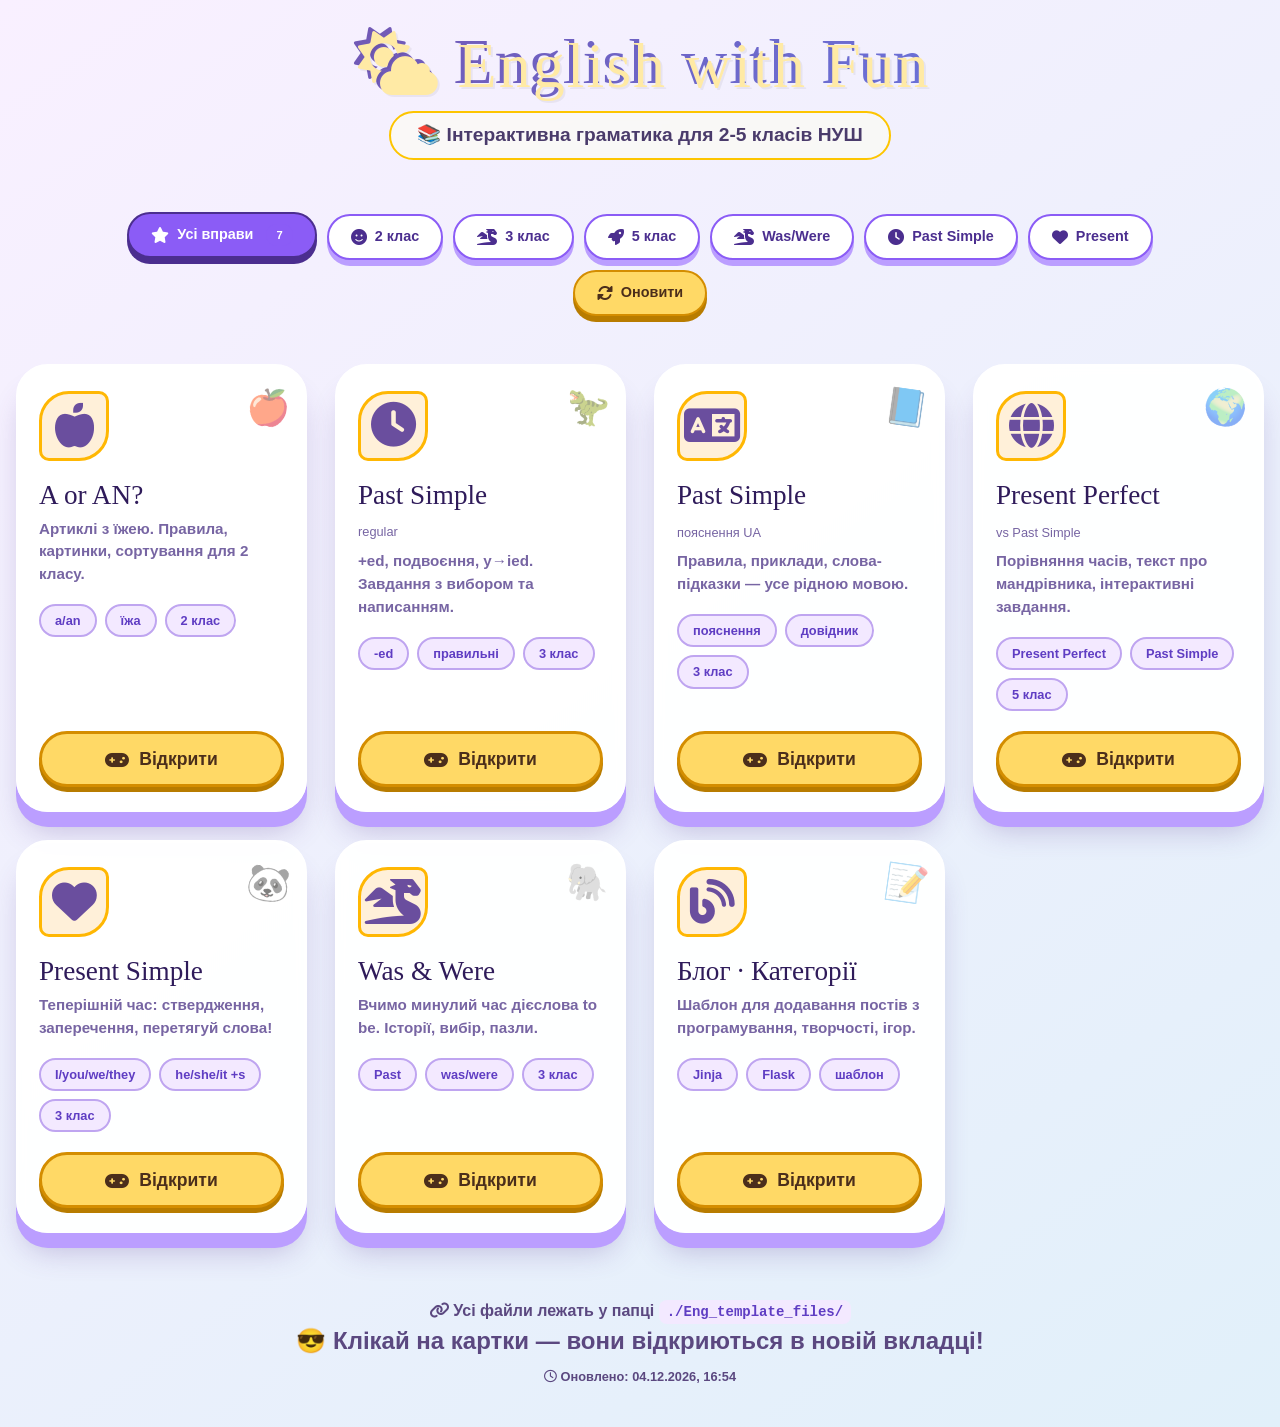
<file: index.html>
<!DOCTYPE html>
<html lang="uk">
<head>
    <meta charset="UTF-8">
    <meta name="viewport" content="width=device-width, initial-scale=1.0">
    <title>English with Fun — Головна</title>
    
    <!-- Підключення зовнішніх бібліотек -->
    <link href="https://cdn.jsdelivr.net/npm/bootstrap@5.3.2/dist/css/bootstrap.min.css" rel="stylesheet">
    <link rel="stylesheet" href="https://cdnjs.cloudflare.com/ajax/libs/font-awesome/6.0.0-beta3/css/all.min.css">
    <!-- Підключення власного CSS -->
    <link rel="stylesheet" href="style.css">
</head>
<body>

<div class="hero">
    <h1><i class="fas fa-cloud-sun" style="color:#ffb703;"></i> English with Fun</h1>
    <p>📚 Інтерактивна граматика для 2-5 класів НУШ</p>
</div>

<!-- фільтри -->
<div class="filter-section">
    <button class="filter-btn active" data-filter="all"><i class="fas fa-star"></i> Усі вправи</button>
    <button class="filter-btn" data-filter="grade2"><i class="fas fa-smile"></i> 2 клас</button>
    <button class="filter-btn" data-filter="grade3"><i class="fas fa-dragon"></i> 3 клас</button>
    <button class="filter-btn" data-filter="grade5"><i class="fas fa-rocket"></i> 5 клас</button>
    <button class="filter-btn" data-filter="waswere"><i class="fas fa-dragon"></i> Was/Were</button>
    <button class="filter-btn" data-filter="past"><i class="fas fa-clock"></i> Past Simple</button>
    <button class="filter-btn" data-filter="present"><i class="fas fa-heart"></i> Present</button>
    <button class="filter-btn refresh-btn" onclick="refreshFiles()"><i class="fas fa-sync-alt"></i> Оновити</button>
</div>

<!-- сітка карток -->
<div class="cards-grid" id="cardsContainer">
    <!-- Картки будуть додані автоматично через JavaScript -->
</div>

<!-- підвал -->
<div class="footer-info">
    <i class="fas fa-link"></i> Усі файли лежать у папці <code>./Eng_template_files/</code> <br>
    <span class="emoji-big"><a href="./easter_eggs/index.html" target="_blank" style="text-decoration: none;">😎</a> Клікай на картки — вони відкриються в новій вкладці!</span>
    <div id="lastUpdate" class="mt-2" style="font-size:0.8rem; color:var(--muted)"></div>
</div>

<!-- Підключення Bootstrap JS -->
<script src="https://cdn.jsdelivr.net/npm/bootstrap@5.3.2/dist/js/bootstrap.bundle.min.js"></script>
<!-- Підключення власного JS -->
<script src="script.js"></script>
</body>
</html>
</file>
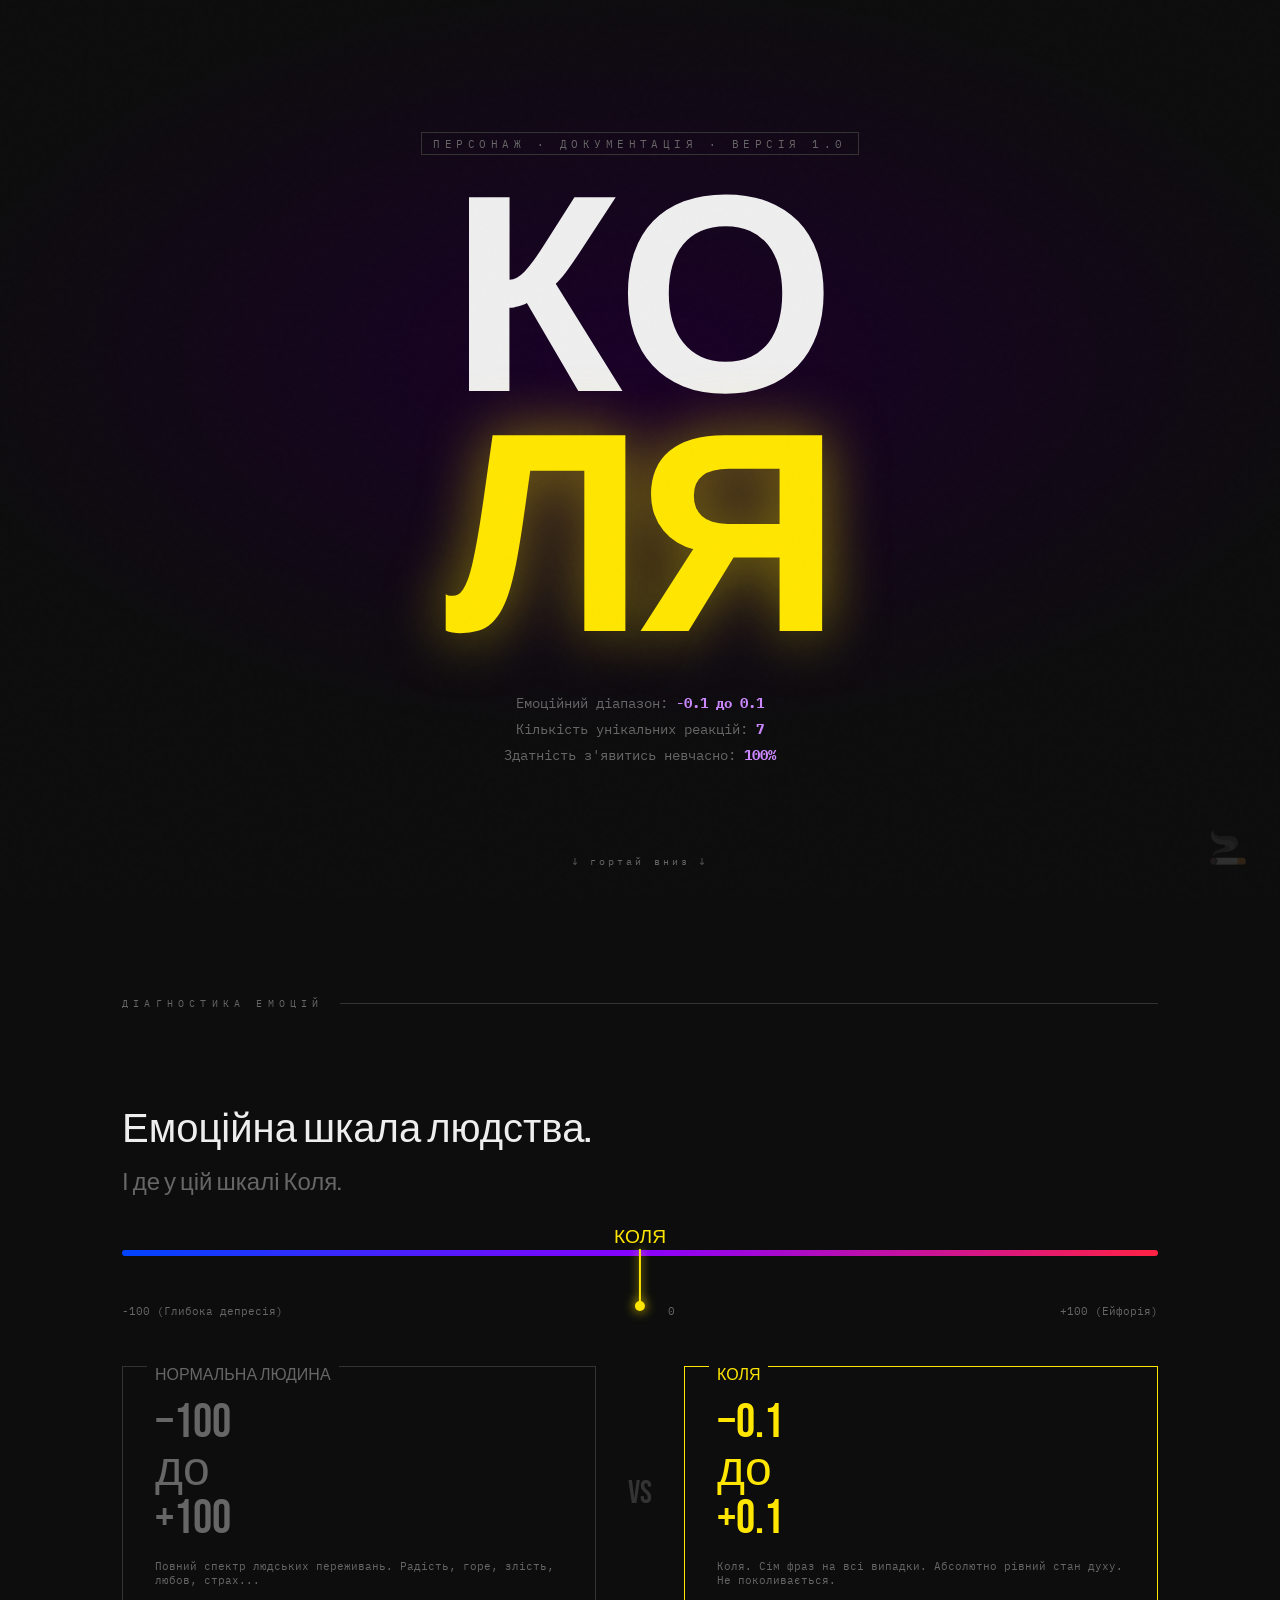
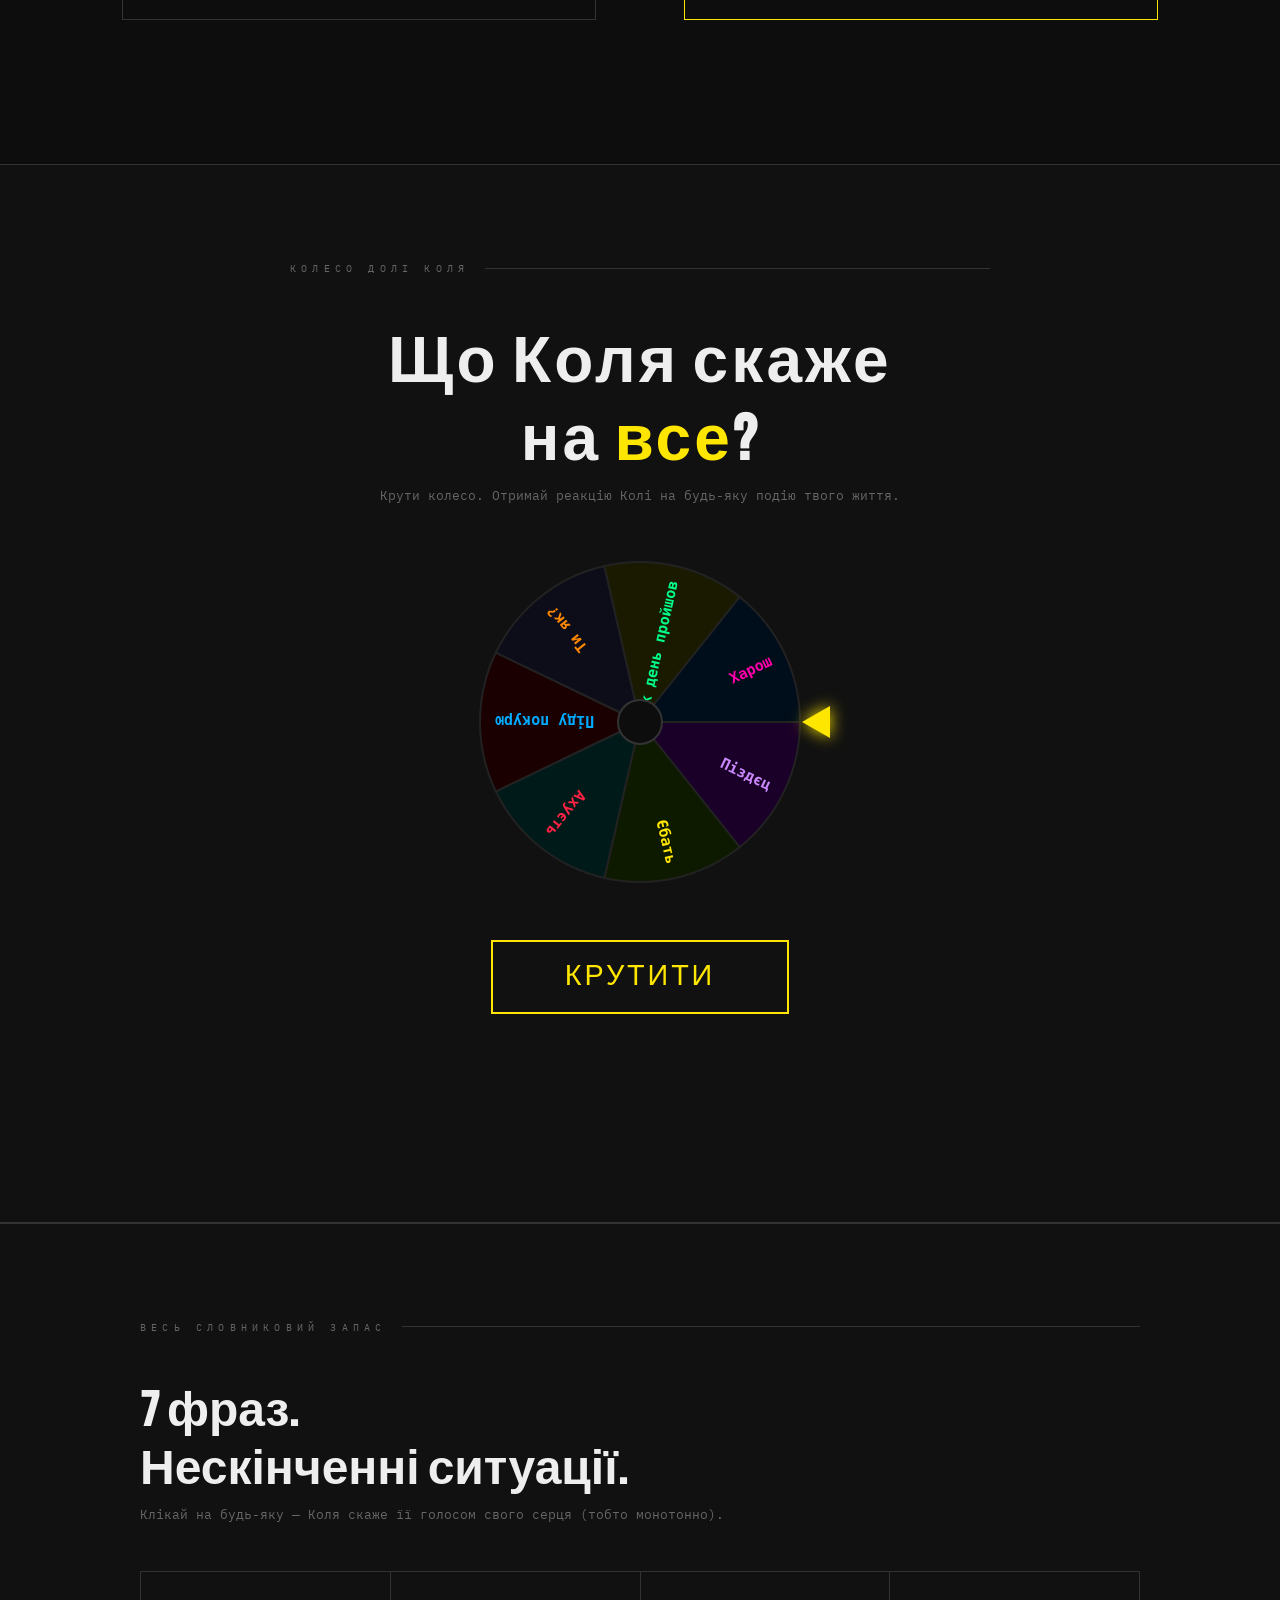
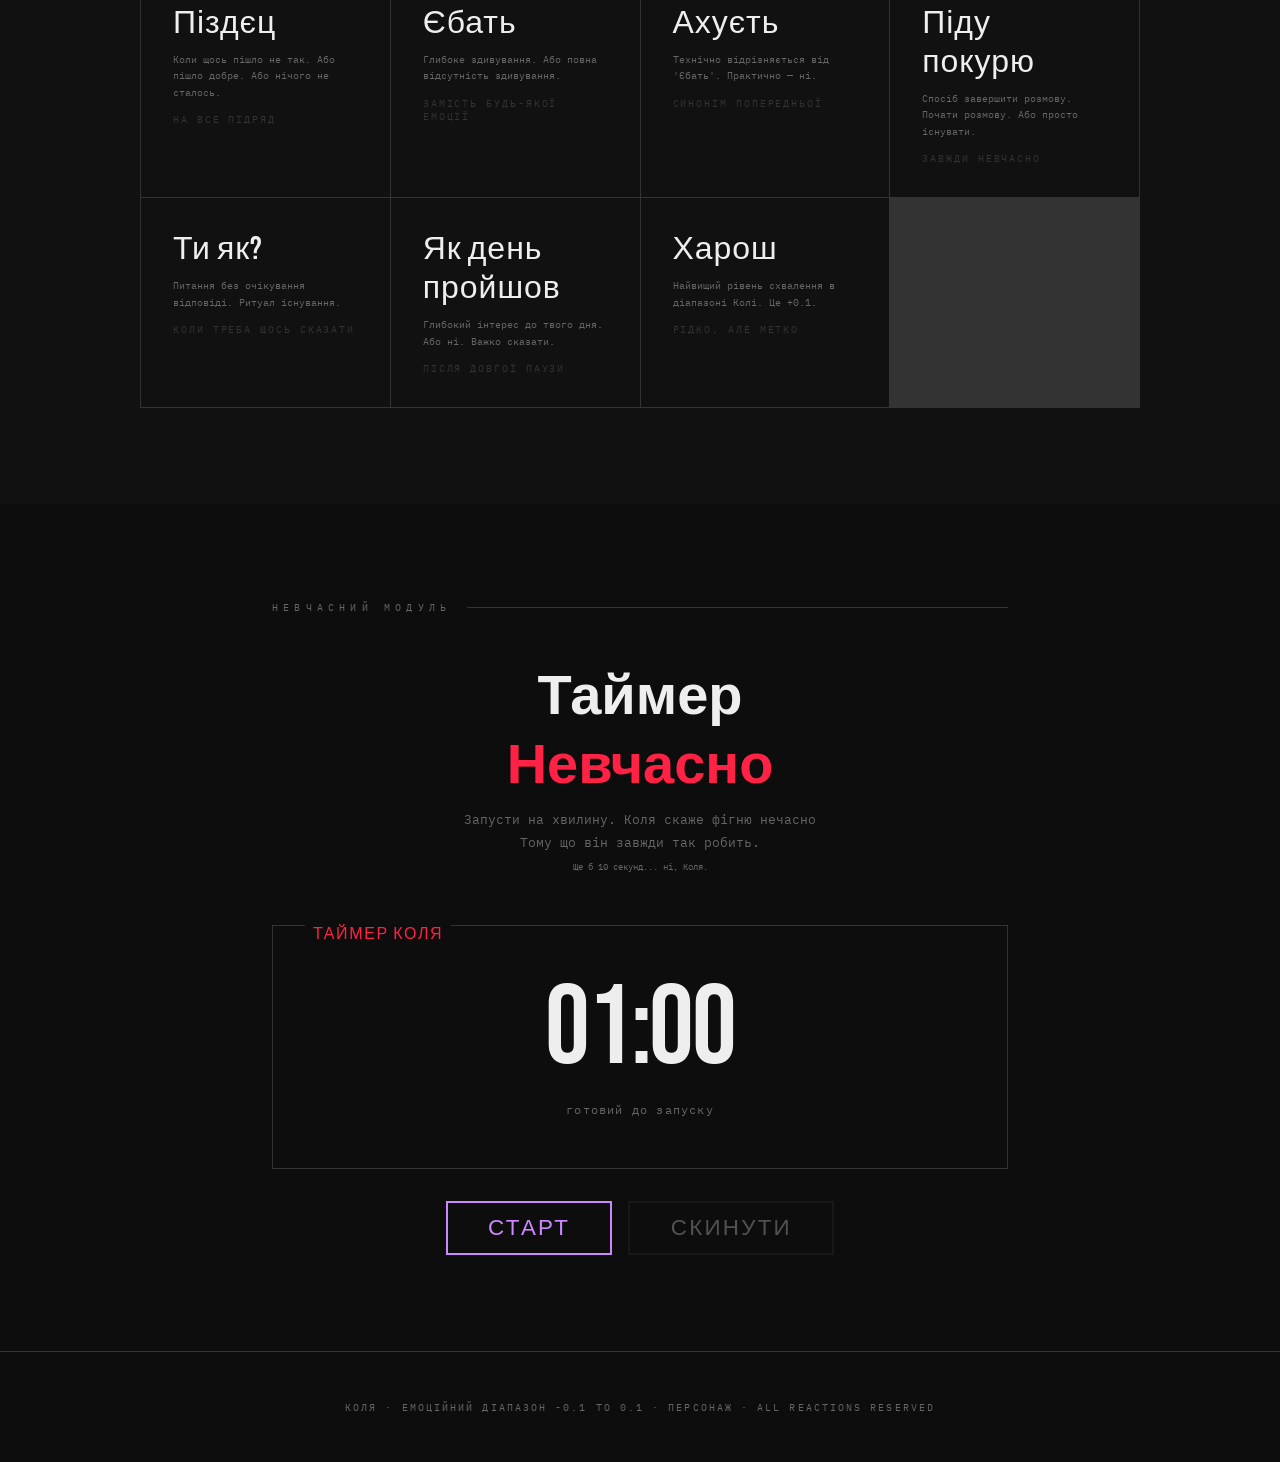
<file: easter_eggs/index.html>
<!DOCTYPE html>
<html lang="uk">
<head>
  <meta charset="UTF-8">
  <meta name="viewport" content="width=device-width, initial-scale=1.0">
  <title>КОЛЯ — Персонаж</title>
  <link href="https://fonts.googleapis.com/css2?family=Bebas+Neue&family=Russo+One&family=IBM+Plex+Mono:wght@400;700&display=swap" rel="stylesheet">
  <style>
    :root {
      --bg: #0d0d0d;
      --paper: #111;
      --accent: #c8f;
      --yellow: #ffe600;
      --red: #ff2244;
      --dim: #333;
      --text: #eee;
      --muted: #666;
    }

    * { margin: 0; padding: 0; box-sizing: border-box; }

    body {
      background: var(--bg);
      color: var(--text);
      font-family: 'IBM Plex Mono', monospace;
      overflow-x: hidden;
      cursor: default;
    }

    /* ---- NOISE OVERLAY ---- */
    body::before {
      content: '';
      position: fixed; inset: 0;
      background-image: url("data:image/svg+xml,%3Csvg viewBox='0 0 200 200' xmlns='http://www.w3.org/2000/svg'%3E%3Cfilter id='noise'%3E%3CfeTurbulence type='fractalNoise' baseFrequency='0.9' numOctaves='4' stitchTiles='stitch'/%3E%3C/filter%3E%3Crect width='100%25' height='100%25' filter='url(%23noise)' opacity='0.04'/%3E%3C/svg%3E");
      pointer-events: none; z-index: 9999; opacity: .35;
    }

    /* ---- HERO ---- */
    .hero {
      min-height: 100vh;
      display: flex;
      flex-direction: column;
      align-items: center;
      justify-content: center;
      position: relative;
      padding: 2rem;
      text-align: center;
    }

    .hero-bg {
      position: absolute; inset: 0;
      background: radial-gradient(ellipse 80% 60% at 50% 40%, #1a0028 0%, var(--bg) 70%);
    }

    .tag {
      font-size: .7rem;
      letter-spacing: .4em;
      text-transform: uppercase;
      color: var(--muted);
      border: 1px solid var(--dim);
      padding: .3em 1em;
      margin-bottom: 2rem;
      position: relative;
    }

    .hero-title {
      font-family: 'Bebas Neue', sans-serif;
      font-size: clamp(7rem, 22vw, 18rem);
      line-height: .85;
      letter-spacing: -.02em;
      position: relative;
      color: var(--text);
    }

    .hero-title span {
      display: block;
      color: var(--yellow);
      -webkit-text-stroke: 2px var(--yellow);
      text-shadow: 0 0 60px #ffe60088;
    }

    .hero-sub {
      margin-top: 1.5rem;
      font-size: .9rem;
      color: var(--muted);
      max-width: 420px;
      line-height: 1.8;
      position: relative;
    }

    .hero-sub strong { color: var(--accent); }

    .scroll-hint {
      position: absolute;
      bottom: 2rem;
      font-size: .65rem;
      letter-spacing: .3em;
      color: var(--muted);
      animation: blink 2s infinite;
    }

    @keyframes blink { 0%,100%{opacity:1} 50%{opacity:.2} }

    /* ---- EMOTION SCALE ---- */
    .section {
      padding: 6rem 2rem;
      max-width: 1100px;
      margin: 0 auto;
    }

    .section-label {
      font-size: .65rem;
      letter-spacing: .5em;
      color: var(--muted);
      text-transform: uppercase;
      margin-bottom: 3rem;
      display: flex;
      align-items: center;
      gap: 1rem;
    }

    .section-label::after {
      content: '';
      flex: 1;
      height: 1px;
      background: var(--dim);
    }

    .scale-wrapper {
      position: relative;
      padding: 3rem 0;
    }

    .scale-bar {
      width: 100%;
      height: 6px;
      background: linear-gradient(90deg, #0044ff, #8800ff, #ff2244);
      border-radius: 3px;
      position: relative;
      margin: 3rem 0;
    }

    .scale-labels {
      display: flex;
      justify-content: space-between;
      font-size: .7rem;
      color: var(--muted);
      margin-top: .5rem;
    }

    .scale-needle {
      position: absolute;
      top: -24px;
      left: 50%;
      transform: translateX(-50%);
      display: flex;
      flex-direction: column;
      align-items: center;
      gap: 0;
    }

    .needle-label {
      font-family: 'Bebas Neue', sans-serif;
      font-size: 1.2rem;
      color: var(--yellow);
      white-space: nowrap;
      animation: wiggle 3s ease-in-out infinite;
    }

    .needle-line {
      width: 2px;
      height: 54px;
      background: var(--yellow);
      box-shadow: 0 0 10px var(--yellow);
    }

    .needle-dot {
      width: 10px;
      height: 10px;
      border-radius: 50%;
      background: var(--yellow);
      margin-top: -2px;
      box-shadow: 0 0 12px var(--yellow);
    }

    @keyframes wiggle {
      0%,100%{transform:translateX(-50%) rotate(0)} 
      25%{transform:translateX(calc(-50% + 3px)) rotate(1deg)} 
      75%{transform:translateX(calc(-50% - 3px)) rotate(-1deg)}
    }

    .comparison {
      display: grid;
      grid-template-columns: 1fr auto 1fr;
      gap: 2rem;
      align-items: center;
      margin-top: 3rem;
    }

    .compare-box {
      border: 1px solid var(--dim);
      padding: 2rem;
      position: relative;
    }

    .compare-box.kolya { border-color: var(--yellow); }
    .compare-box.kolya::before {
      content: 'КОЛЯ';
      position: absolute;
      top: -1px; left: 1.5rem;
      background: var(--bg);
      padding: 0 .5rem;
      font-family: 'Bebas Neue', sans-serif;
      font-size: 1rem;
      color: var(--yellow);
    }

    .compare-box.human::before {
      content: 'НОРМАЛЬНА ЛЮДИНА';
      position: absolute;
      top: -1px; left: 1.5rem;
      background: var(--bg);
      padding: 0 .5rem;
      font-family: 'Bebas Neue', sans-serif;
      font-size: 1rem;
      color: var(--muted);
    }

    .range-display {
      font-family: 'Bebas Neue', sans-serif;
      font-size: 3rem;
      line-height: 1;
    }

    .compare-box.kolya .range-display { color: var(--yellow); }
    .compare-box.human .range-display { color: var(--muted); }

    .vs {
      font-family: 'Bebas Neue', sans-serif;
      font-size: 2rem;
      color: var(--dim);
    }

    /* ---- WHEEL ---- */
    .wheel-section {
      background: var(--paper);
      padding: 6rem 2rem;
      border-top: 1px solid var(--dim);
      border-bottom: 1px solid var(--dim);
    }

    .wheel-inner {
      max-width: 700px;
      margin: 0 auto;
      text-align: center;
    }

    .wheel-title {
      font-family: 'Bebas Neue', sans-serif;
      font-size: clamp(2rem, 6vw, 4rem);
      letter-spacing: .05em;
      margin-bottom: .5rem;
    }

    .wheel-sub { color: var(--muted); font-size: .8rem; margin-bottom: 3rem; }

    .wheel-container {
      position: relative;
      width: 340px;
      height: 340px;
      margin: 0 auto 3rem;
    }

    canvas#wheel {
      width: 340px;
      height: 340px;
      border-radius: 50%;
    }

    .wheel-pointer {
      position: absolute;
      top: 50%;
      right: -20px;
      transform: translateY(-50%);
      width: 0;
      height: 0;
      border-top: 16px solid transparent;
      border-bottom: 16px solid transparent;
      border-right: 28px solid var(--yellow);
      filter: drop-shadow(0 0 8px var(--yellow));
    }

    .spin-btn {
      font-family: 'Bebas Neue', sans-serif;
      font-size: 1.8rem;
      letter-spacing: .1em;
      padding: .6em 2.5em;
      border: 2px solid var(--yellow);
      background: transparent;
      color: var(--yellow);
      cursor: pointer;
      transition: all .2s;
      position: relative;
      overflow: hidden;
    }

    .spin-btn:hover { background: var(--yellow); color: var(--bg); }
    .spin-btn:disabled { opacity: .4; cursor: not-allowed; }

    .wheel-result {
      margin-top: 2rem;
      min-height: 80px;
      display: flex;
      align-items: center;
      justify-content: center;
    }

    .result-text {
      font-family: 'Bebas Neue', sans-serif;
      font-size: 3rem;
      color: var(--accent);
      text-shadow: 0 0 30px var(--accent);
      opacity: 0;
      transform: scale(.8);
      transition: all .3s cubic-bezier(.175,.885,.32,1.275);
    }

    .result-text.show { opacity: 1; transform: scale(1); }

    /* ---- NEVCHESNO TIMER ---- */
    .timer-section {
      padding: 6rem 2rem;
      max-width: 800px;
      margin: 0 auto;
      text-align: center;
    }

    .timer-title {
      font-family: 'Bebas Neue', sans-serif;
      font-size: clamp(2rem, 5vw, 3.5rem);
      margin-bottom: .5rem;
    }

    .timer-sub {
      color: var(--muted);
      font-size: .8rem;
      line-height: 1.8;
      margin-bottom: 3rem;
      max-width: 500px;
      margin-left: auto;
      margin-right: auto;
    }

    .timer-box {
      border: 1px solid var(--dim);
      padding: 3rem;
      position: relative;
      margin-bottom: 2rem;
    }

    .timer-box::before {
      content: 'ТАЙМЕР КОЛЯ';
      position: absolute;
      top: -1px; left: 2rem;
      background: var(--bg);
      padding: 0 .5rem;
      font-family: 'Bebas Neue', sans-serif;
      color: var(--red);
      letter-spacing: .1em;
    }

    .timer-display {
      font-family: 'Bebas Neue', sans-serif;
      font-size: 7rem;
      line-height: 1;
      letter-spacing: -.02em;
      color: var(--text);
      transition: color .3s;
      position: relative;
    }

    .timer-display.panic { color: var(--red); text-shadow: 0 0 30px var(--red); animation: shake .1s infinite; }

    @keyframes shake {
      0%,100%{transform:translateX(0)} 25%{transform:translateX(-3px)} 75%{transform:translateX(3px)}
    }

    .timer-status {
      font-size: .75rem;
      color: var(--muted);
      margin-top: 1rem;
      min-height: 1.5em;
      letter-spacing: .1em;
    }

    .timer-controls {
      display: flex;
      gap: 1rem;
      justify-content: center;
      flex-wrap: wrap;
      margin-top: 2rem;
    }

    .btn {
      font-family: 'Bebas Neue', sans-serif;
      font-size: 1.4rem;
      letter-spacing: .1em;
      padding: .5em 1.8em;
      border: 2px solid var(--dim);
      background: transparent;
      color: var(--text);
      cursor: pointer;
      transition: all .2s;
    }

    .btn:hover { border-color: var(--text); }
    .btn.primary { border-color: var(--accent); color: var(--accent); }
    .btn.primary:hover { background: var(--accent); color: var(--bg); }
    .btn.danger { border-color: var(--red); color: var(--red); }
    .btn.danger:hover { background: var(--red); color: #fff; }
    .btn:disabled { opacity: .3; cursor: not-allowed; }

    /* KOLYA INTERRUPTION POPUP */
    .kolya-popup {
      position: fixed;
      inset: 0;
      z-index: 1000;
      display: flex;
      align-items: center;
      justify-content: center;
      background: rgba(0,0,0,.85);
      opacity: 0;
      pointer-events: none;
      transition: opacity .3s;
    }

    .kolya-popup.show {
      opacity: 1;
      pointer-events: all;
    }

    .popup-card {
      border: 2px solid var(--yellow);
      background: var(--bg);
      padding: 3rem 4rem;
      text-align: center;
      position: relative;
      max-width: 500px;
      width: 90%;
      transform: scale(.9) translateY(20px);
      transition: transform .3s cubic-bezier(.175,.885,.32,1.275);
    }

    .kolya-popup.show .popup-card { transform: scale(1) translateY(0); }

    .popup-emoji {
      font-size: 4rem;
      margin-bottom: 1rem;
    }

    .popup-phrase {
      font-family: 'Bebas Neue', sans-serif;
      font-size: 3.5rem;
      color: var(--yellow);
      line-height: 1;
      text-shadow: 0 0 40px var(--yellow);
      margin-bottom: 1rem;
    }

    .popup-context {
      font-size: .75rem;
      color: var(--muted);
      margin-bottom: 2rem;
      line-height: 1.7;
    }

    .popup-close {
      font-family: 'Bebas Neue', sans-serif;
      font-size: 1.2rem;
      letter-spacing: .1em;
      padding: .5em 2em;
      border: 1px solid var(--dim);
      background: transparent;
      color: var(--muted);
      cursor: pointer;
      transition: all .2s;
    }

    .popup-close:hover { color: var(--text); border-color: var(--text); }

    /* ---- PHRASES GRID ---- */
    .phrases-section {
      padding: 6rem 2rem;
      background: var(--paper);
      border-top: 1px solid var(--dim);
    }

    .phrases-inner {
      max-width: 1000px;
      margin: 0 auto;
    }

    .phrases-grid {
      display: grid;
      grid-template-columns: repeat(auto-fit, minmax(240px, 1fr));
      gap: 1px;
      background: var(--dim);
      border: 1px solid var(--dim);
      margin-top: 3rem;
    }

    .phrase-cell {
      background: var(--paper);
      padding: 2rem;
      cursor: pointer;
      transition: background .2s;
      position: relative;
      overflow: hidden;
    }

    .phrase-cell::before {
      content: '';
      position: absolute;
      inset: 0;
      background: var(--accent);
      opacity: 0;
      transition: opacity .3s;
    }

    .phrase-cell:hover::before { opacity: .04; }
    .phrase-cell:active::before { opacity: .1; }

    .phrase-text {
      font-family: 'Bebas Neue', sans-serif;
      font-size: 2rem;
      letter-spacing: .03em;
      color: var(--text);
      position: relative;
    }

    .phrase-context {
      font-size: .65rem;
      color: var(--muted);
      margin-top: .5rem;
      line-height: 1.6;
      position: relative;
    }

    .phrase-usage {
      font-size: .6rem;
      color: var(--dim);
      text-transform: uppercase;
      letter-spacing: .2em;
      margin-top: .8rem;
      position: relative;
    }

    /* ---- FOOTER ---- */
    footer {
      padding: 3rem 2rem;
      border-top: 1px solid var(--dim);
      text-align: center;
      font-size: .65rem;
      color: var(--muted);
      letter-spacing: .2em;
    }

    /* ---- FLOATING CIGARETTE ---- */
    .cig {
      position: fixed;
      bottom: 2rem;
      right: 2rem;
      font-size: 2rem;
      opacity: .15;
      pointer-events: none;
      animation: float 4s ease-in-out infinite;
    }

    @keyframes float {
      0%,100%{transform:translateY(0) rotate(-15deg)} 
      50%{transform:translateY(-10px) rotate(-10deg)}
    }
  </style>
</head>
<body>

<!-- HERO -->
<section class="hero">
  <div class="hero-bg"></div>
  <div class="tag">персонаж · документація · версія 1.0</div>
  <h1 class="hero-title">
    КО<span>ЛЯ</span>
  </h1>
  <p class="hero-sub">
    Емоційний діапазон: <strong>-0.1 до 0.1</strong><br>
    Кількість унікальних реакцій: <strong>7</strong><br>
    Здатність з'явитись невчасно: <strong>100%</strong>
  </p>
  <div class="scroll-hint">↓ гортай вниз ↓</div>
</section>

<!-- SCALE SECTION -->
<div class="section">
  <div class="section-label">діагностика емоцій</div>
  <div class="scale-wrapper">
    <div style="font-family:'Bebas Neue',sans-serif; font-size:clamp(1.5rem,4vw,2.5rem); margin-bottom:2rem; line-height:1.2">
      Емоційна шкала людства.<br>
      <span style="color:var(--muted); font-size:.6em">І де у цій шкалі Коля.</span>
    </div>
    <div class="scale-bar">
      <div class="scale-needle">
        <span class="needle-label">КОЛЯ</span>
        <div class="needle-line"></div>
        <div class="needle-dot"></div>
      </div>
    </div>
    <div class="scale-labels">
      <span>-100 (Глибока депресія)</span>
      <span>0</span>
      <span>+100 (Ейфорія)</span>
    </div>

    <div class="comparison">
      <div class="compare-box human">
        <div class="range-display">−100<br>до<br>+100</div>
        <p style="font-size:.7rem; color:var(--muted); margin-top:1rem">Повний спектр людських переживань. Радість, горе, злість, любов, страх...</p>
      </div>
      <div class="vs">VS</div>
      <div class="compare-box kolya">
        <div class="range-display">−0.1<br>до<br>+0.1</div>
        <p style="font-size:.7rem; color:var(--muted); margin-top:1rem">Коля. Сім фраз на всі випадки. Абсолютно рівний стан духу. Не поколивається.</p>
      </div>
    </div>
  </div>
</div>

<!-- WHEEL SECTION -->
<div class="wheel-section">
  <div class="wheel-inner">
    <div class="section-label" style="justify-content:center">колесо долі коля</div>
    <h2 class="wheel-title">Що Коля скаже<br>на <span style="color:var(--yellow)">все</span>?</h2>
    <p class="wheel-sub">Крути колесо. Отримай реакцію Колі на будь-яку подію твого життя.</p>

    <div class="wheel-container">
      <canvas id="wheel" width="340" height="340"></canvas>
      <div class="wheel-pointer"></div>
    </div>

    <button class="spin-btn" id="spinBtn" onclick="spinWheel()">КРУТИТИ</button>

    <div class="wheel-result">
      <div class="result-text" id="resultText"></div>
    </div>
  </div>
</div>

<!-- PHRASES SECTION -->
<div class="phrases-section">
  <div class="phrases-inner">
    <div class="section-label">весь словниковий запас</div>
    <h2 style="font-family:'Bebas Neue',sans-serif; font-size:clamp(2rem,5vw,3rem); margin-bottom:.5rem">
      7 фраз.<br>Нескінченні ситуації.
    </h2>
    <p style="color:var(--muted); font-size:.8rem;">Клікай на будь-яку — Коля скаже її голосом свого серця (тобто монотонно).</p>
    <div class="phrases-grid" id="phrasesGrid"></div>
  </div>
</div>

<!-- TIMER SECTION -->
<div class="timer-section">
  <div class="section-label" style="justify-content:center">невчасний модуль</div>
  <h2 class="timer-title">Таймер<br><span style="color:var(--red)">Невчасно</span></h2>
  <p class="timer-sub">
    Запусти на хвилину. Коля скаже фігню нечасно<br>
    Тому що він завжди так робить.<br>
    <span style="color:var(--muted); font-size:.7em">Ще б 10 секунд... ні, Коля.</span>
  </p>

  <div class="timer-box">
    <div class="timer-display" id="timerDisplay">01:00</div>
    <div class="timer-status" id="timerStatus">готовий до запуску</div>
  </div>

  <div class="timer-controls">
    <button class="btn primary" id="startBtn" onclick="startTimer()">СТАРТ</button>
    <button class="btn" id="resetBtn" onclick="resetTimer()" disabled>СКИНУТИ</button>
  </div>
</div>

<!-- KOLYA POPUP -->
<div class="kolya-popup" id="kolyaPopup">
  <div class="popup-card">
    <div class="popup-emoji">🚬</div>
    <div class="popup-phrase" id="popupPhrase">Піду покурю</div>
    <div class="popup-context" id="popupContext">
      До кінця ще багато багато часу.<br>
      Але Коля вже тут.<br>
      Він завжди каже фігню невчасно.
    </div>
    <button class="popup-close" onclick="closePopup()">ок коля ок</button>
  </div>
</div>

<!-- FLOATING CIG -->
<div class="cig">🚬</div>

<footer>
  КОЛЯ · ЕМОЦІЙНИЙ ДІАПАЗОН -0.1 TO 0.1 · ПЕРСОНАЖ · ALL REACTIONS RESERVED
</footer>

<script>
// ---- PHRASES DATA ----
const phrases = [
  {
    text: "Піздєц",
    context: "Коли щось пішло не так. Або пішло добре. Або нічого не сталось.",
    usage: "на все підряд"
  },
  {
    text: "Єбать",
    context: "Глибоке здивування. Або повна відсутність здивування.",
    usage: "замість будь-якої емоції"
  },
  {
    text: "Ахуєть",
    context: "Технічно відрізняється від 'Єбать'. Практично — ні.",
    usage: "синонім попередньої"
  },
  {
    text: "Піду покурю",
    context: "Спосіб завершити розмову. Почати розмову. Або просто існувати.",
    usage: "завжди невчасно"
  },
  {
    text: "Ти як?",
    context: "Питання без очікування відповіді. Ритуал існування.",
    usage: "коли треба щось сказати"
  },
  {
    text: "Як день пройшов",
    context: "Глибокий інтерес до твого дня. Або ні. Важко сказати.",
    usage: "після довгої паузи"
  },
  {
    text: "Харош",
    context: "Найвищий рівень схвалення в діапазоні Колі. Це +0.1.",
    usage: "рідко, але метко"
  }
];

// ---- RENDER PHRASES ----
const grid = document.getElementById('phrasesGrid');
phrases.forEach(p => {
  const cell = document.createElement('div');
  cell.className = 'phrase-cell';
  cell.innerHTML = `
    <div class="phrase-text">${p.text}</div>
    <div class="phrase-context">${p.context}</div>
    <div class="phrase-usage">${p.usage}</div>
  `;
  cell.onclick = () => showKolyaPopup(p.text, p.context);
  grid.appendChild(cell);
});

// ---- WHEEL ----
const wheelPhrases = phrases.map(p => p.text);
const wheelColors = [
  '#1a0028','#0d1a00','#001a1a','#1a0000','#0d0d1a','#1a1a00','#000d1a'
];
const accentColors = ['#c8f','#ffe600','#ff2244','#0af','#f80','#0f8','#f0a'];

let currentRotation = 0;
let isSpinning = false;

function drawWheel() {
  const canvas = document.getElementById('wheel');
  const ctx = canvas.getContext('2d');
  const cx = 170, cy = 170, r = 160;
  const sliceAngle = (2 * Math.PI) / wheelPhrases.length;

  ctx.clearRect(0, 0, 340, 340);

  wheelPhrases.forEach((phrase, i) => {
    const start = i * sliceAngle + currentRotation;
    const end = start + sliceAngle;

    ctx.beginPath();
    ctx.moveTo(cx, cy);
    ctx.arc(cx, cy, r, start, end);
    ctx.closePath();
    ctx.fillStyle = wheelColors[i];
    ctx.fill();
    ctx.strokeStyle = '#222';
    ctx.lineWidth = 2;
    ctx.stroke();

    // Text
    ctx.save();
    ctx.translate(cx, cy);
    ctx.rotate(start + sliceAngle / 2);
    ctx.textAlign = 'right';
    ctx.fillStyle = accentColors[i];
    ctx.font = "bold 15px 'IBM Plex Mono', monospace";
    ctx.fillText(phrase, r - 15, 6);
    ctx.restore();
  });

  // Center circle
  ctx.beginPath();
  ctx.arc(cx, cy, 22, 0, 2 * Math.PI);
  ctx.fillStyle = '#0d0d0d';
  ctx.fill();
  ctx.strokeStyle = '#333';
  ctx.lineWidth = 2;
  ctx.stroke();
}

drawWheel();

function spinWheel() {
  if (isSpinning) return;
  isSpinning = true;
  document.getElementById('spinBtn').disabled = true;

  const resultEl = document.getElementById('resultText');
  resultEl.classList.remove('show');

  const spinAmount = 360 * (5 + Math.random() * 5) + Math.random() * 360;
  const duration = 3000 + Math.random() * 1000;
  const startTime = performance.now();
  const startRot = currentRotation;
  const targetRot = startRot + (spinAmount * Math.PI / 180);

  function easeOut(t) {
    return 1 - Math.pow(1 - t, 4);
  }

  function animate(now) {
    const elapsed = now - startTime;
    const progress = Math.min(elapsed / duration, 1);
    currentRotation = startRot + (targetRot - startRot) * easeOut(progress);
    drawWheel();

    if (progress < 1) {
      requestAnimationFrame(animate);
    } else {
      isSpinning = false;
      document.getElementById('spinBtn').disabled = false;

      // Figure out which slice is at the pointer (right side = angle 0)
      const normalized = (((-currentRotation) % (2 * Math.PI)) + 2 * Math.PI) % (2 * Math.PI);
      const sliceAngle = (2 * Math.PI) / wheelPhrases.length;
      const index = Math.floor(normalized / sliceAngle) % wheelPhrases.length;

      setTimeout(() => {
        resultEl.textContent = wheelPhrases[index];
        resultEl.classList.add('show');
      }, 200);
    }
  }

  requestAnimationFrame(animate);
}

// ---- TIMER ----
let timerInterval = null;
let timerSeconds = 60;
let timerRunning = false;
let kolyaTriggered = false;

function formatTime(s) {
  const m = Math.floor(s / 60).toString().padStart(2, '0');
  const sec = (s % 60).toString().padStart(2, '0');
  return `${m}:${sec}`;
}

function updateTimerDisplay() {
  const display = document.getElementById('timerDisplay');
  display.textContent = formatTime(timerSeconds);
  if (timerSeconds <= 50 && timerRunning) {
    display.classList.add('panic');
  } else {
    display.classList.remove('panic');
  }
}

function startTimer() {
  if (timerRunning) return;
  timerRunning = true;
  kolyaTriggered = false;
  document.getElementById('startBtn').disabled = true;
  document.getElementById('resetBtn').disabled = false;
  document.getElementById('timerStatus').textContent = 'таймер запущено...';

  timerInterval = setInterval(() => {
    timerSeconds--;
    updateTimerDisplay();

    // Kolya comes out at exactly 10 seconds remaining — НЕВЧАСНО
    if (timerSeconds === 50 && !kolyaTriggered) {
      kolyaTriggered = true;
      document.getElementById('timerStatus').textContent = 'КОЛЯ СКАЗАВ ЩОСЬ НЕВЧАСНО';
      const randomPhrase = phrases[Math.floor(Math.random() * phrases.length)];
      showKolyaPopup(
        randomPhrase.text,
        `До кінця ще багато часу секунд.\nАле Коля вже тут.\nВін завжди каже фігню невчасно.`
      );
    }

    if (timerSeconds <= 0) {
      clearInterval(timerInterval);
      timerRunning = false;
      document.getElementById('timerStatus').textContent = 'час вийшов. Коля вже давно пішов покурити.';
      document.getElementById('startBtn').disabled = false;
    }
  }, 1000);
}

function resetTimer() {
  clearInterval(timerInterval);
  timerRunning = false;
  timerSeconds = 60;
  kolyaTriggered = false;
  updateTimerDisplay();
  document.getElementById('timerDisplay').classList.remove('panic');
  document.getElementById('timerStatus').textContent = 'готовий до запуску';
  document.getElementById('startBtn').disabled = false;
  document.getElementById('resetBtn').disabled = true;
}

// ---- KOLYA POPUP ----
function showKolyaPopup(phrase, context) {
  document.getElementById('popupPhrase').textContent = phrase;
  document.getElementById('popupContext').innerHTML = context.replace(/\n/g, '<br>');
  document.getElementById('kolyaPopup').classList.add('show');
}

function closePopup() {
  document.getElementById('kolyaPopup').classList.remove('show');
}

// Close on backdrop click
document.getElementById('kolyaPopup').addEventListener('click', function(e) {
  if (e.target === this) closePopup();
});

// Init
updateTimerDisplay();
</script>
</body>
</html>
</file>
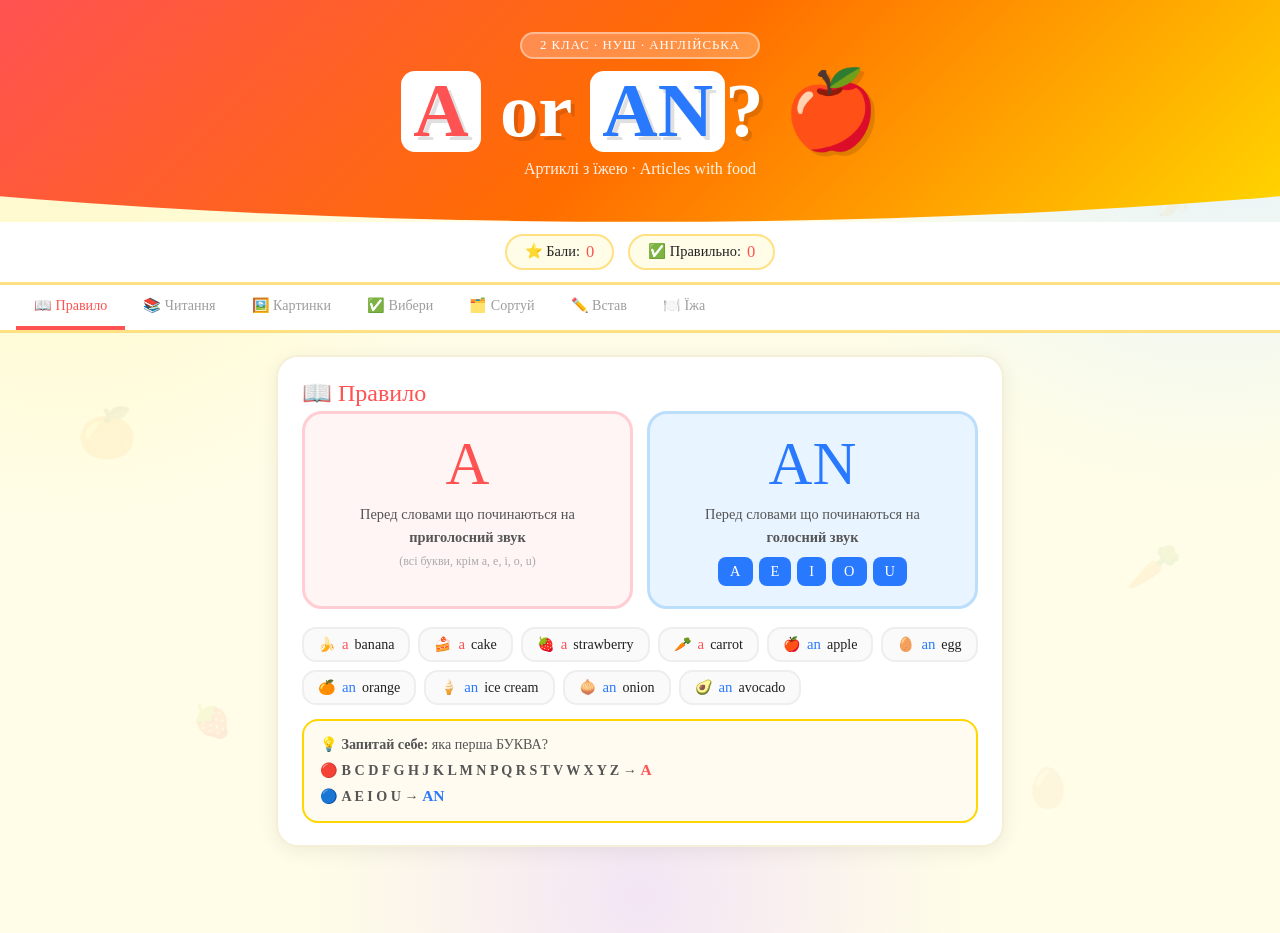
<file: Eng_template_files/a_an_grade2_comicsans (1).html>
<!DOCTYPE html>
<html lang="uk">
<head>
<meta charset="UTF-8">
<meta name="viewport" content="width=device-width, initial-scale=1.0">
<title>A or AN? – 2 клас 🍎</title>
<style>
  @import url('https://fonts.googleapis.com/css2?family=Nunito:wght@700&display=swap');
  :root {
    --red:    #FF5252;
    --blue:   #2979FF;
    --yellow: #FFD600;
    --green:  #00C853;
    --orange: #FF6D00;
    --pink:   #F50057;
    --bg:     #FFFDE7;
    --card:   #ffffff;
    --border: #FFE082;
    --text:   #212121;
    --muted:  #9E9E9E;
  }
  * { box-sizing: border-box; margin: 0; padding: 0; }

  body {
    font-family: 'Comic Sans MS', 'Comic Sans', cursive;
    background: var(--bg);
    background-image:
      radial-gradient(circle at 5% 8%,  #FFF9C4 0%, transparent 30%),
      radial-gradient(circle at 95% 5%,  #E3F2FD 0%, transparent 30%),
      radial-gradient(circle at 50% 96%, #F3E5F5 0%, transparent 30%);
    min-height: 100vh;
    color: var(--text);
    overflow-x: hidden;
  }

  /* floating items bg */
  .floaters { position:fixed; inset:0; pointer-events:none; z-index:0; overflow:hidden; }
  .floaters span {
    position:absolute; font-size:2em; opacity:.07;
    animation: floatUp 10s ease-in-out infinite;
  }
  .floaters span:nth-child(1){top:5%;left:3%;animation-delay:0s;font-size:2.5em}
  .floaters span:nth-child(2){top:20%;left:90%;animation-delay:2s}
  .floaters span:nth-child(3){top:45%;left:6%;animation-delay:4s;font-size:3em}
  .floaters span:nth-child(4){top:60%;left:88%;animation-delay:1s;font-size:2.8em}
  .floaters span:nth-child(5){top:78%;left:15%;animation-delay:3s}
  .floaters span:nth-child(6){top:85%;left:80%;animation-delay:5s;font-size:2.4em}
  @keyframes floatUp{0%,100%{transform:translateY(0) rotate(-4deg)}50%{transform:translateY(-20px) rotate(4deg)}}

  /* HERO */
  .hero {
    position:relative; z-index:1;
    background: linear-gradient(135deg, #FF5252 0%, #FF6D00 50%, #FFD600 100%);
    padding: 32px 20px 44px;
    text-align: center;
    clip-path: ellipse(100% 86% at 50% 14%);
  }
  .hero-badge {
    display:inline-block;
    background:rgba(255,255,255,.25);
    border:2px solid rgba(255,255,255,.4);
    color:white; font-size:.8em;
    padding:4px 18px; border-radius:20px;
    margin-bottom:12px; letter-spacing:1px;
  }
  .hero h1 {
    font-family:'Comic Sans MS','Comic Sans',cursive;
    font-size: clamp(2.6em, 9vw, 4.8em);
    color:white; line-height:1;
    text-shadow: 4px 4px 0 rgba(0,0,0,.12);
    margin-bottom:8px;
  }
  .hero h1 .a-w {
    background:white; color:var(--red);
    padding:2px 12px; border-radius:14px;
    display:inline-block;
  }
  .hero h1 .an-w {
    background:white; color:var(--blue);
    padding:2px 12px; border-radius:14px;
    display:inline-block;
  }
  .hero p { color:rgba(255,255,255,.9); font-size:1em; margin-top:6px; }

  /* SCORE */
  .score-bar {
    position:relative; z-index:1;
    display:flex; justify-content:center; gap:14px; flex-wrap:wrap;
    padding:12px 16px; background:white;
    border-bottom:3px solid var(--border);
  }
  .s-pill {
    display:flex; align-items:center; gap:6px;
    background:var(--bg); border:2.5px solid var(--border);
    border-radius:30px; padding:6px 18px;
    font-size:.9em;
  }
  .s-pill .v { color:var(--red); font-size:1.15em; }

  /* TABS */
  .tabs {
    position:relative; z-index:1;
    display:flex; overflow-x:auto; gap:0;
    background:white; border-bottom:3px solid var(--border);
    padding:0 16px;
  }
  .tabs::-webkit-scrollbar{height:0}
  .tab {
    flex-shrink:0; padding:12px 18px;
    font-family:'Comic Sans MS','Comic Sans',cursive;
    font-size:.88em;
    color:var(--muted); cursor:pointer;
    border-bottom:4px solid transparent;
    transition:all .2s; white-space:nowrap;
  }
  .tab:hover{color:var(--red)}
  .tab.active{color:var(--red); border-bottom-color:var(--red)}

  /* WRAP */
  .wrap{position:relative;z-index:1;max-width:760px;margin:0 auto;padding:22px 16px 70px}
  .sec{display:none;animation:popIn .3s ease}
  .sec.active{display:block}
  @keyframes popIn{from{opacity:0;transform:scale(.97) translateY(8px)}to{opacity:1;transform:scale(1) translateY(0)}}

  .sec-title{
    font-family:'Comic Sans MS','Comic Sans',cursive;
    font-size:1.5em; color:var(--red);
    margin-bottom:4px;
  }
  .sec-desc{color:var(--muted);font-size:.86em;margin-bottom:18px}

  /* CARD */
  .card{
    background:white; border-radius:22px;
    padding:22px 24px; margin-bottom:16px;
    box-shadow:0 4px 20px rgba(0,0,0,.07);
    border:2.5px solid #f5efd8;
  }

  /* ===== RULE ===== */
  .rule-2col{display:flex;gap:14px;flex-wrap:wrap;margin-bottom:18px}
  .rule-box{
    flex:1;min-width:200px;border-radius:20px;padding:20px;text-align:center;border:3px solid;
  }
  .rule-box.a-b{background:#fff5f5;border-color:#FFCDD2}
  .rule-box.an-b{background:#e8f4ff;border-color:#BBDEFB}
  .rule-letter{
    font-family:'Comic Sans MS','Comic Sans',cursive;
    font-size:3.8em;line-height:1;margin-bottom:8px;
  }
  .a-b .rule-letter{color:var(--red)}
  .an-b .rule-letter{color:var(--blue)}
  .rule-text{font-size:.9em;color:#555;line-height:1.6}
  .vowel-row{display:flex;gap:6px;justify-content:center;flex-wrap:wrap;margin-top:8px}
  .vchip{
    background:var(--blue);color:white;
    border-radius:8px;padding:3px 12px;font-size:1em;
    font-family:'Comic Sans MS','Comic Sans',cursive;
  }
  .ex-row{display:flex;flex-wrap:wrap;gap:8px;margin-bottom:14px}
  .ex-chip{
    background:#fafafa;border:2px solid #eee;
    border-radius:14px;padding:7px 14px;
    font-size:.88em;display:flex;align-items:center;gap:6px;
  }
  .ex-chip .ea{color:var(--red);font-size:1.05em}
  .ex-chip .ean{color:var(--blue);font-size:1.05em}
  .tip-box{
    background:#fffbf0;border:2.5px solid var(--yellow);
    border-radius:16px;padding:12px 16px;font-size:.88em;color:#555;line-height:1.7;
  }

  /* ===== TEXT ===== */
  .story-box{
    background:linear-gradient(135deg,#fffde7,#fff8e1);
    border:2.5px solid var(--yellow);
    border-radius:20px;padding:20px 22px;
    line-height:2;font-size:.96em;color:#333;margin-bottom:14px;
  }
  .story-box .s-title{
    font-family:'Comic Sans MS','Comic Sans',cursive;
    font-size:1.3em;color:var(--orange);margin-bottom:10px;
  }
  .ha{color:var(--red);font-size:1.08em}
  .han{color:var(--blue);font-size:1.08em}
  .legend{
    display:flex;gap:14px;flex-wrap:wrap;
    background:white;border-radius:14px;
    padding:10px 16px;font-size:.84em;border:2px solid #eee;
  }
  .leg{display:flex;align-items:center;gap:7px}
  .ldot{width:12px;height:12px;border-radius:50%;flex-shrink:0}

  /* ===== PICTURE TASK ===== */
  .pic-grid{
    display:grid;
    grid-template-columns:repeat(auto-fill,minmax(130px,1fr));
    gap:12px;
  }
  .pic-item{
    background:#fafafa;border:3px solid #eee;
    border-radius:20px;padding:14px 10px 10px;
    text-align:center;cursor:pointer;transition:all .2s;
    position:relative;
  }
  .pic-item:hover:not(.answered){transform:translateY(-3px);box-shadow:0 6px 18px rgba(0,0,0,.1)}
  .food-big{font-size:2.8em;display:block;margin-bottom:6px}
  .food-name{font-size:.82em;color:#555;margin-bottom:10px}
  .pic-btns{display:flex;gap:6px;justify-content:center}
  .pic-btn{
    border:2.5px solid #eee;background:white;
    padding:5px 12px;border-radius:16px;
    font-family:'Comic Sans MS','Comic Sans',cursive;
    font-size:.85em;cursor:pointer;transition:all .18s;
  }
  .pic-btn.a-btn:hover:not(:disabled){border-color:var(--red);background:#fff5f5;color:var(--red)}
  .pic-btn.an-btn:hover:not(:disabled){border-color:var(--blue);background:#e8f4ff;color:var(--blue)}
  .pic-btn.correct{background:#d1fae5;border-color:#10b981;color:#065f46}
  .pic-btn.wrong{background:#fee2e2;border-color:#ef4444;color:#991b1b}
  .pic-result{position:absolute;top:6px;right:8px;font-size:1.2em}

  /* ===== CHOOSE ===== */
  .q-row{
    background:#fafafa;border:2.5px solid #eee;
    border-radius:18px;padding:14px 16px;margin-bottom:12px;
    display:flex;align-items:center;gap:12px;flex-wrap:wrap;
    transition:border-color .2s;
  }
  .q-row.ok{border-color:#10b981;background:#f0fdf4}
  .q-row.no{border-color:#ef4444;background:#fff5f5}
  .q-emoji{font-size:2em;flex-shrink:0}
  .q-text{font-size:.94em;color:var(--text);flex:1;min-width:120px;line-height:1.5}
  .q-opts{display:flex;gap:8px}
  .q-opt{
    border:2.5px solid #ddd;background:white;
    padding:6px 18px;border-radius:20px;
    font-family:'Comic Sans MS','Comic Sans',cursive;
    font-size:.9em;cursor:pointer;transition:all .18s;
  }
  .q-opt.a-opt:hover:not(:disabled){border-color:var(--red);background:#fff5f5;color:var(--red)}
  .q-opt.an-opt:hover:not(:disabled){border-color:var(--blue);background:#e8f4ff;color:var(--blue)}
  .q-opt.correct{background:#d1fae5;border-color:#10b981;color:#065f46}
  .q-opt.wrong{background:#fee2e2;border-color:#ef4444;color:#991b1b}
  .q-fb{font-size:.8em;width:100%;margin-top:4px}
  .q-fb.ok{color:#059669} .q-fb.no{color:#dc2626}

  /* ===== SORT ===== */
  .sort-area{display:flex;gap:14px;flex-wrap:wrap;margin-bottom:14px}
  .sort-bin{
    flex:1;min-width:150px;border-radius:20px;
    border:3px dashed;padding:14px 12px;min-height:140px;
  }
  .sort-bin.a-bin{border-color:#FFCDD2;background:#fff5f5}
  .sort-bin.an-bin{border-color:#BBDEFB;background:#e8f4ff}
  .sort-bin h3{
    font-family:'Comic Sans MS','Comic Sans',cursive;
    text-align:center;font-size:2em;margin-bottom:10px;
  }
  .a-bin h3{color:var(--red)} .an-bin h3{color:var(--blue)}
  .bin-items{display:flex;flex-wrap:wrap;gap:8px;justify-content:center;min-height:50px}
  .sort-pool{display:flex;flex-wrap:wrap;gap:10px;justify-content:center;margin-bottom:14px}
  .sort-chip{
    background:white;border:2.5px solid #ddd;
    border-radius:20px;padding:8px 16px;cursor:pointer;
    font-family:'Comic Sans MS','Comic Sans',cursive;
    font-size:.9em;transition:all .2s;
    box-shadow:0 2px 8px rgba(0,0,0,.06);
  }
  .sort-chip:hover{transform:translateY(-2px);box-shadow:0 4px 14px rgba(0,0,0,.1)}
  .bin-chip{
    background:white;border:2px solid #ddd;
    border-radius:16px;padding:6px 12px;
    font-family:'Comic Sans MS','Comic Sans',cursive;
    font-size:.82em;cursor:pointer;transition:all .15s;
  }
  .bin-chip:hover{background:#fee2e2}
  .bin-chip.correct-c{background:#d1fae5;border-color:#10b981;color:#065f46}
  .bin-chip.wrong-c{background:#fee2e2;border-color:#ef4444;color:#991b1b}

  /* ===== FILL ===== */
  .fill-story{
    background:linear-gradient(135deg,#f0fff4,#e6ffed);
    border:2.5px solid #86efac;border-radius:20px;
    padding:18px 22px;line-height:2.3;font-size:.95em;
    color:#333;margin-bottom:14px;
  }
  .f-inp{
    border:none;border-bottom:3px solid var(--green);
    background:transparent;
    font-family:'Comic Sans MS','Comic Sans',cursive;
    font-size:1em;color:var(--green);
    width:52px;outline:none;text-align:center;padding:0 2px;
    transition:border-color .2s;
  }
  .f-inp:focus{border-color:var(--blue);color:var(--blue)}
  .f-inp.ok{border-color:#10b981;color:#059669}
  .f-inp.bad{border-color:#ef4444;color:#dc2626}

  /* BUTTONS */
  .btn{
    background:linear-gradient(135deg,var(--red),var(--orange));
    color:white;border:none;
    padding:12px 28px;border-radius:28px;cursor:pointer;
    font-family:'Comic Sans MS','Comic Sans',cursive;
    font-size:.95em;
    box-shadow:0 4px 18px rgba(255,82,82,.35);
    transition:transform .15s,box-shadow .2s;margin-top:10px;
  }
  .btn:hover{transform:translateY(-2px);box-shadow:0 6px 24px rgba(255,82,82,.45)}
  .btn-ghost{
    background:white;color:var(--muted);
    border:2.5px solid #eee;padding:10px 22px;
    border-radius:28px;cursor:pointer;
    font-family:'Comic Sans MS','Comic Sans',cursive;
    font-size:.88em;margin-top:10px;margin-left:10px;transition:all .2s;
  }
  .btn-ghost:hover{color:var(--text);border-color:#ccc}
  .result-msg{margin-top:14px;font-size:1em;color:var(--red);min-height:22px}

  /* CONFETTI */
  .confetti-banner{
    background:linear-gradient(135deg,#fff9f9,#fff8e8,#f0fff4);
    border:3px solid var(--yellow);border-radius:20px;
    padding:16px;text-align:center;margin-top:14px;
    display:none;animation:popIn .4s ease;
  }
  .confetti-banner.show{display:block}
  .confetti-banner p{
    font-family:'Comic Sans MS','Comic Sans',cursive;
    font-size:1.4em;color:var(--red);
  }
</style>
</head>
<body>

<div class="floaters">
  <span>🍎</span><span>🍌</span><span>🍊</span>
  <span>🥕</span><span>🍓</span><span>🥚</span>
</div>

<!-- HERO -->
<div class="hero">
  <div class="hero-badge">2 КЛАС · НУШ · АНГЛІЙСЬКА</div>
  <h1><span class="a-w">A</span> or <span class="an-w">AN</span>? 🍎</h1>
  <p>Артиклі з їжею · Articles with food</p>
</div>

<!-- SCORE -->
<div class="score-bar">
  <div class="s-pill">⭐ Бали: <span class="v" id="sc">0</span></div>
  <div class="s-pill">✅ Правильно: <span class="v" id="cr">0</span></div>
</div>

<!-- TABS -->
<div class="tabs">
  <div class="tab active" onclick="showTab(0)">📖 Правило</div>
  <div class="tab" onclick="showTab(1)">📚 Читання</div>
  <div class="tab" onclick="showTab(2)">🖼️ Картинки</div>
  <div class="tab" onclick="showTab(3)">✅ Вибери</div>
  <div class="tab" onclick="showTab(4)">🗂️ Сортуй</div>
  <div class="tab" onclick="showTab(5)">✏️ Встав</div>
  <div class="tab" onclick="showTab(6)">🍽️ Їжа</div>
</div>

<div class="wrap">

  <!-- ===== 0: RULE ===== -->
  <div class="sec active" id="s0">
    <div class="card">
      <div class="sec-title">📖 Правило</div>
      <div class="rule-2col">
        <div class="rule-box a-b">
          <div class="rule-letter">A</div>
          <div class="rule-text">
            Перед словами що починаються на<br>
            <b>приголосний звук</b><br>
            <small style="color:#aaa">(всі букви, крім a, e, i, o, u)</small>
          </div>
        </div>
        <div class="rule-box an-b">
          <div class="rule-letter">AN</div>
          <div class="rule-text">
            Перед словами що починаються на<br>
            <b>голосний звук</b><br>
            <div class="vowel-row">
              <span class="vchip">A</span>
              <span class="vchip">E</span>
              <span class="vchip">I</span>
              <span class="vchip">O</span>
              <span class="vchip">U</span>
            </div>
          </div>
        </div>
      </div>
      <div class="ex-row">
        <div class="ex-chip">🍌 <span class="ea">a</span> banana</div>
        <div class="ex-chip">🍰 <span class="ea">a</span> cake</div>
        <div class="ex-chip">🍓 <span class="ea">a</span> strawberry</div>
        <div class="ex-chip">🥕 <span class="ea">a</span> carrot</div>
        <div class="ex-chip">🍎 <span class="ean">an</span> apple</div>
        <div class="ex-chip">🥚 <span class="ean">an</span> egg</div>
        <div class="ex-chip">🍊 <span class="ean">an</span> orange</div>
        <div class="ex-chip">🍦 <span class="ean">an</span> ice cream</div>
        <div class="ex-chip">🧅 <span class="ean">an</span> onion</div>
        <div class="ex-chip">🥑 <span class="ean">an</span> avocado</div>
      </div>
      <div class="tip-box">
        💡 <b>Запитай себе:</b> яка перша БУКВА?<br>
        🔴 <b>B C D F G H J K L M N P Q R S T V W X Y Z</b> → <span style="color:var(--red);font-size:1.1em"><b>A</b></span><br>
        🔵 <b>A E I O U</b> → <span style="color:var(--blue);font-size:1.1em"><b>AN</b></span>
      </div>
    </div>
  </div>

  <!-- ===== 1: TEXT ===== -->
  <div class="sec" id="s1">
    <div class="card">
      <div class="sec-title">📚 Читай та знаходь A і AN</div>
      <p class="sec-desc">🔴 <b style="color:var(--red)">A</b> — перед приголосним · 🔵 <b style="color:var(--blue)">AN</b> — перед голосним</p>
      <div class="story-box">
        <div class="s-title">🛒 Sam's Lunch — Обід Сема</div>
        Hello! My name is Sam. I am seven years old.<br>
        Today I have <span class="han">an</span> apple and <span class="ha">a</span> banana in my bag.<br>
        Mum gave me <span class="han">an</span> egg sandwich and <span class="ha">a</span> bottle of water.<br>
        For dessert I want <span class="han">an</span> ice cream or <span class="ha">a</span> cookie.<br>
        My friend Lucy has <span class="ha">a</span> carrot, <span class="han">an</span> orange<br>
        and <span class="han">an</span> avocado. She loves healthy food!<br>
        I also see <span class="ha">a</span> cake on the table. Yummy! 🎂
      </div>
      <div class="legend">
        <div class="leg"><div class="ldot" style="background:var(--red)"></div><span style="color:var(--red)"><b>A</b></span> — banana, bottle, cookie, carrot, cake</div>
        <div class="leg"><div class="ldot" style="background:var(--blue)"></div><span style="color:var(--blue)"><b>AN</b></span> — apple, egg, ice cream, orange, avocado</div>
      </div>
      <div style="background:#f9f9f9;border-radius:16px;padding:14px 18px;margin-top:14px;font-size:.88em;line-height:1.9;border:2px solid #eee">
        <b>🇺🇦 Переклад:</b><br>
        Привіт! Мене звати Сем. Мені сім років.<br>
        Сьогодні у моєму рюкзаку є яблуко і банан.<br>
        Мама дала мені бутерброд з яйцем і пляшку води.<br>
        На десерт я хочу морозиво або печиво.<br>
        Моя подруга Люсі має моркву, апельсин і авокадо. Вона любить здорову їжу!<br>
        Я також бачу торт на столі. Смачно!
      </div>
    </div>
  </div>

  <!-- ===== 2: PICTURE ===== -->
  <div class="sec" id="s2">
    <div class="card">
      <div class="sec-title">🖼️ Картинки — A чи AN?</div>
      <p class="sec-desc">Подивись і натисни правильний артикль!</p>
      <div class="pic-grid" id="picGrid"></div>
      <div class="confetti-banner" id="picBanner">
        <p>🎉 Чудово! Всі правильно! 🎉</p>
      </div>
    </div>
  </div>

  <!-- ===== 3: CHOOSE ===== -->
  <div class="sec" id="s3">
    <div class="card">
      <div class="sec-title">✅ Вибери A або AN</div>
      <p class="sec-desc">Прочитай і вибери правильний артикль!</p>
      <div id="chooseWrap"></div>
      <button class="btn-ghost" onclick="buildChoose()">🔄 Знову</button>
    </div>
  </div>

  <!-- ===== 4: SORT ===== -->
  <div class="sec" id="s4">
    <div class="card">
      <div class="sec-title">🗂️ Розсортуй слова</div>
      <p class="sec-desc">Клікни на слово — воно потрапить у правильну колонку!</p>
      <div class="sort-area">
        <div class="sort-bin a-bin">
          <h3>A 🔴</h3>
          <div class="bin-items" id="aBin"></div>
        </div>
        <div class="sort-bin an-bin">
          <h3>AN 🔵</h3>
          <div class="bin-items" id="anBin"></div>
        </div>
      </div>
      <div class="sort-pool" id="sortPool"></div>
      <button class="btn" onclick="checkSort()">Перевірити ✔</button>
      <button class="btn-ghost" onclick="buildSort()">🔄 Знову</button>
      <div class="result-msg" id="sortRes"></div>
    </div>
  </div>

  <!-- ===== 5: FILL ===== -->
  <div class="sec" id="s5">
    <div class="card">
      <div class="sec-title">✏️ Встав A або AN</div>
      <p class="sec-desc">Напиши <b>a</b> або <b>an</b> у пропуск!</p>
      <div class="fill-story" id="fillStory"></div>
      <button class="btn" onclick="checkFill()">Перевірити ✔</button>
      <button class="btn-ghost" onclick="buildFill()">🔄 Знову</button>
      <div class="result-msg" id="fillRes"></div>
    </div>
  </div>

  <!-- ===== 6: MEALS ===== -->
  <div class="sec" id="s6">

    <!-- MEAL VOCAB -->
    <div class="card">
      <div class="sec-title">🍽️ Breakfast · Lunch · Dinner</div>
      <p class="sec-desc">Дізнайся нові слова і виконай завдання!</p>
      <div style="display:flex;gap:12px;flex-wrap:wrap;margin-bottom:18px">
        <div style="flex:1;min-width:140px;background:linear-gradient(135deg,#FFF9C4,#FFF176);border:3px solid #FFD600;border-radius:20px;padding:16px;text-align:center">
          <div style="font-size:2.8em">🌅</div>
          <div style="font-size:1.3em;color:#F57F17;margin:6px 0"><b>Breakfast</b></div>
          <div style="font-size:.85em;color:#777">сніданок</div>
          <div style="font-size:.78em;color:#999;margin-top:4px">вранці · in the morning</div>
        </div>
        <div style="flex:1;min-width:140px;background:linear-gradient(135deg,#E8F5E9,#C8E6C9);border:3px solid #4CAF50;border-radius:20px;padding:16px;text-align:center">
          <div style="font-size:2.8em">☀️</div>
          <div style="font-size:1.3em;color:#2E7D32;margin:6px 0"><b>Lunch</b></div>
          <div style="font-size:.85em;color:#777">обід</div>
          <div style="font-size:.78em;color:#999;margin-top:4px">вдень · in the afternoon</div>
        </div>
        <div style="flex:1;min-width:140px;background:linear-gradient(135deg,#E8EAF6,#C5CAE9);border:3px solid #3F51B5;border-radius:20px;padding:16px;text-align:center">
          <div style="font-size:2.8em">🌙</div>
          <div style="font-size:1.3em;color:#1A237E;margin:6px 0"><b>Dinner</b></div>
          <div style="font-size:.85em;color:#777">вечеря</div>
          <div style="font-size:.78em;color:#999;margin-top:4px">ввечері · in the evening</div>
        </div>
      </div>

      <!-- MEAL TEXT -->
      <div class="story-box" style="margin-bottom:14px">
        <div class="s-title">🍴 My Day — Мій день</div>
        In the morning I have <b>breakfast</b>. 🌅<br>
        I eat <span class="han">an</span> egg and <span class="han">an</span> apple.<br>
        I drink <span class="ha">a</span> glass of milk. 🥛<br><br>
        At school I have <b>lunch</b>. ☀️<br>
        I eat <span class="ha">a</span> sandwich and <span class="ha">a</span> banana.<br>
        I also eat <span class="han">an</span> orange. 🍊<br><br>
        In the evening I have <b>dinner</b>. 🌙<br>
        Mum cooks <span class="ha">a</span> soup and <span class="ha">a</span> salad.<br>
        For dessert I have <span class="han">an</span> ice cream! 🍦
      </div>
      <div style="background:#f9f9f9;border-radius:14px;padding:12px 16px;font-size:.84em;line-height:1.9;border:2px solid #eee;margin-bottom:4px">
        🇺🇦 <b>Переклад:</b><br>
        Вранці я снідаю. Я їм яйце і яблуко. Я п'ю склянку молока.<br>
        У школі я обідаю. Я їм бутерброд і банан. Я також їм апельсин.<br>
        Ввечері я вечеряю. Мама готує суп і салат. На десерт я їм морозиво!
      </div>
    </div>

    <!-- MEAL CHOOSE -->
    <div class="card">
      <div class="sec-title" style="font-size:1.2em">✅ Завдання 1 — Вибери правильний артикль</div>
      <p class="sec-desc">Прочитай речення про їжу і вибери A або AN!</p>
      <div id="mealChooseWrap"></div>
      <button class="btn-ghost" onclick="buildMealChoose()">🔄 Знову</button>
    </div>

    <!-- MEAL MATCH -->
    <div class="card">
      <div class="sec-title" style="font-size:1.2em">🔗 Завдання 2 — З'єднай їжу з прийомом їжі</div>
      <p class="sec-desc">Клікни на їжу, потім на Breakfast / Lunch / Dinner!</p>
      <div id="mealMatchWrap"></div>
      <button class="btn-ghost" onclick="buildMealMatch()">🔄 Знову</button>
      <div class="result-msg" id="matchRes"></div>
    </div>

    <!-- MEAL FILL -->
    <div class="card">
      <div class="sec-title" style="font-size:1.2em">✏️ Завдання 3 — Встав слово</div>
      <p class="sec-desc">Напиши <b>breakfast</b>, <b>lunch</b> або <b>dinner</b>!</p>
      <div id="mealFillWrap"></div>
      <button class="btn" onclick="checkMealFill()">Перевірити ✔</button>
      <button class="btn-ghost" onclick="buildMealFill()">🔄 Знову</button>
      <div class="result-msg" id="mealFillRes"></div>
    </div>

  </div>

</div>

<script>
// TABS
const tabs=document.querySelectorAll('.tab');
const secs=document.querySelectorAll('.sec');
function showTab(i){tabs.forEach((t,j)=>t.classList.toggle('active',i===j));secs.forEach((s,j)=>s.classList.toggle('active',i===j));}

let score=0,correct=0;
function addScore(s,c=1){score+=s;correct+=c;document.getElementById('sc').textContent=score;document.getElementById('cr').textContent=correct;}

// ===== PICTURE =====
const picItems=[
  {emoji:'🍎',name:'apple',ans:'an'},
  {emoji:'🍌',name:'banana',ans:'a'},
  {emoji:'🥚',name:'egg',ans:'an'},
  {emoji:'🍊',name:'orange',ans:'an'},
  {emoji:'🥕',name:'carrot',ans:'a'},
  {emoji:'🧅',name:'onion',ans:'an'},
  {emoji:'🍋',name:'lemon',ans:'a'},
  {emoji:'🍦',name:'ice cream',ans:'an'},
  {emoji:'🍰',name:'cake',ans:'a'},
  {emoji:'🥑',name:'avocado',ans:'an'},
  {emoji:'🍓',name:'strawberry',ans:'a'},
  {emoji:'🍇',name:'grape',ans:'a'},
];
let picDone=0;
function buildPic(){
  picDone=0;
  document.getElementById('picBanner').classList.remove('show');
  document.getElementById('picGrid').innerHTML=picItems.map((item,i)=>`
    <div class="pic-item" id="pi${i}">
      <span class="food-big">${item.emoji}</span>
      <div class="food-name">${item.name}</div>
      <div class="pic-btns">
        <button class="pic-btn a-btn" onclick="ansP(${i},'a')">a</button>
        <button class="pic-btn an-btn" onclick="ansP(${i},'an')">an</button>
      </div>
      <div class="pic-result" id="pr${i}"></div>
    </div>
  `).join('');
}
function ansP(i,chosen){
  const item=picItems[i];
  const card=document.getElementById(`pi${i}`);
  if(card.classList.contains('answered')) return;
  card.classList.add('answered');
  card.querySelectorAll('.pic-btn').forEach(b=>{
    b.disabled=true;
    if(b.textContent===item.ans) b.classList.add('correct');
    else if(b.textContent===chosen) b.classList.add('wrong');
  });
  const res=document.getElementById(`pr${i}`);
  if(chosen===item.ans){res.textContent='✅';addScore(1);picDone++;}
  else{res.textContent='❌';picDone++;}
  if(picDone===picItems.length) setTimeout(()=>document.getElementById('picBanner').classList.add('show'),400);
}
buildPic();

// ===== CHOOSE =====
const chooseQ=[
  {emoji:'🍎',text:'I eat ___ apple every day.',ans:'an',hint:'apple → A'},
  {emoji:'🍌',text:'She has ___ banana.',ans:'a',hint:'banana → B'},
  {emoji:'🥚',text:'He wants ___ egg.',ans:'an',hint:'egg → E'},
  {emoji:'🍊',text:'I drink ___ orange juice.',ans:'an',hint:'orange → O'},
  {emoji:'🥕',text:'My rabbit eats ___ carrot.',ans:'a',hint:'carrot → C'},
  {emoji:'🍦',text:'I love ___ ice cream!',ans:'an',hint:'ice cream → I'},
  {emoji:'🍋',text:'Can I have ___ lemon?',ans:'a',hint:'lemon → L'},
  {emoji:'🧅',text:'Mum cuts ___ onion.',ans:'an',hint:'onion → O'},
  {emoji:'🍓',text:'___ strawberry is red.',ans:'a',hint:'strawberry → S'},
  {emoji:'🥑',text:'I want ___ avocado.',ans:'an',hint:'avocado → A'},
];
function buildChoose(){
  document.getElementById('chooseWrap').innerHTML=chooseQ.map((item,i)=>`
    <div class="q-row" id="qr${i}">
      <div class="q-emoji">${item.emoji}</div>
      <div class="q-text">${item.text.replace('___','<span style="color:var(--muted);font-style:italic">___</span>')}</div>
      <div class="q-opts">
        <button class="q-opt a-opt" onclick="ansC(${i},'a')">a</button>
        <button class="q-opt an-opt" onclick="ansC(${i},'an')">an</button>
      </div>
      <div class="q-fb" id="qf${i}"></div>
    </div>
  `).join('');
}
function ansC(i,chosen){
  const item=chooseQ[i];
  const row=document.getElementById(`qr${i}`);
  if(row.classList.contains('ok')||row.classList.contains('no')) return;
  row.querySelectorAll('.q-opt').forEach(b=>{
    b.disabled=true;
    if(b.textContent===item.ans) b.classList.add('correct');
    else if(b.textContent===chosen) b.classList.add('wrong');
  });
  const fb=document.getElementById(`qf${i}`);
  if(chosen===item.ans){fb.innerHTML=`✅ Правильно! 💡 ${item.hint}`;fb.className='q-fb ok';row.classList.add('ok');addScore(1);}
  else{fb.innerHTML=`❌ Правильно: <b>${item.ans}</b> — ${item.hint}`;fb.className='q-fb no';row.classList.add('no');}
}
buildChoose();

// ===== SORT =====
const sortWords=[
  {emoji:'🍎',word:'apple',ans:'an'},
  {emoji:'🍌',word:'banana',ans:'a'},
  {emoji:'🥚',word:'egg',ans:'an'},
  {emoji:'🥕',word:'carrot',ans:'a'},
  {emoji:'🍊',word:'orange',ans:'an'},
  {emoji:'🍰',word:'cake',ans:'a'},
  {emoji:'🧅',word:'onion',ans:'an'},
  {emoji:'🍋',word:'lemon',ans:'a'},
  {emoji:'🍦',word:'ice cream',ans:'an'},
  {emoji:'🍓',word:'strawberry',ans:'a'},
];
let sortPlaced={};
function buildSort(){
  sortPlaced={};
  document.getElementById('aBin').innerHTML='';
  document.getElementById('anBin').innerHTML='';
  document.getElementById('sortRes').textContent='';
  const sh=[...sortWords].sort(()=>Math.random()-.5);
  document.getElementById('sortPool').innerHTML=sh.map(item=>{
    const idx=sortWords.indexOf(item);
    return `<div class="sort-chip" id="sc${idx}" onclick="placeWord(${idx})">${item.emoji} ${item.word}</div>`;
  }).join('');
}
function placeWord(idx){
  const item=sortWords[idx];
  const chip=document.getElementById(`sc${idx}`);
  if(!chip||sortPlaced[idx]) return;
  sortPlaced[idx]=item.ans; chip.style.display='none';
  const el=document.createElement('div');
  el.className='bin-chip'; el.id=`bc${idx}`;
  el.textContent=`${item.emoji} ${item.word}`;
  el.onclick=()=>removeWord(idx);
  document.getElementById(item.ans==='a'?'aBin':'anBin').appendChild(el);
}
function removeWord(idx){
  delete sortPlaced[idx];
  const bc=document.getElementById(`bc${idx}`); if(bc) bc.remove();
  const chip=document.getElementById(`sc${idx}`); if(chip){chip.style.display='';chip.className='sort-chip';}
}
function checkSort(){
  let ok=0;
  sortWords.forEach((item,idx)=>{
    const bc=document.getElementById(`bc${idx}`);
    if(bc){
      bc.onclick=null;
      if(sortPlaced[idx]===item.ans){bc.classList.add('correct-c');ok++;}
      else bc.classList.add('wrong-c');
    }
  });
  addScore(ok,ok);
  const total=Object.keys(sortPlaced).length;
  document.getElementById('sortRes').textContent=`${'⭐'.repeat(ok)} ${ok} з ${total} правильно${ok===sortWords.length?' 🎉':''}`;
}
buildSort();

// ===== FILL =====
const fillSentences=[
  {before:'I eat',ans:'an',word:'apple',after:'every morning. 🍎'},
  {before:'She has',ans:'a',word:'banana',after:'in her bag. 🍌'},
  {before:'He drinks',ans:'an',word:'orange',after:'juice. 🍊'},
  {before:'I want',ans:'a',word:'cake',after:'for my birthday. 🎂'},
  {before:'Mum buys',ans:'an',word:'onion',after:'at the shop. 🧅'},
  {before:'My cat eats',ans:'a',word:'strawberry',after:'! 🍓'},
  {before:'Can I have',ans:'an',word:'ice cream',after:'please? 🍦'},
  {before:'Dad cooks',ans:'an',word:'egg',after:'for breakfast. 🥚'},
];
function buildFill(){
  document.getElementById('fillRes').textContent='';
  document.getElementById('fillStory').innerHTML=fillSentences.map((item,i)=>`
    <span>${item.before} <input class="f-inp" id="fi${i}" maxlength="2" placeholder="?"> ${item.word} ${item.after}</span><br>
  `).join('');
}
function checkFill(){
  let ok=0;
  fillSentences.forEach((item,i)=>{
    const inp=document.getElementById(`fi${i}`);
    inp.classList.remove('ok','bad');
    if(inp.value.trim().toLowerCase()===item.ans){inp.classList.add('ok');ok++;}
    else{inp.classList.add('bad');setTimeout(()=>{inp.value=item.ans;},700);}
  });
  addScore(ok,ok);
  document.getElementById('fillRes').textContent=`${'⭐'.repeat(ok)} ${ok} з ${fillSentences.length} правильно${ok===fillSentences.length?' 🎉 Відмінно!':''}`;
}
buildFill();

// ===== MEAL CHOOSE =====
const mealChooseQ=[
  {emoji:'🌅',text:'For breakfast I eat ___ egg.',ans:'an',hint:'egg → E → AN'},
  {emoji:'🌅',text:'I drink ___ glass of milk in the morning.',ans:'a',hint:'glass → G → A'},
  {emoji:'☀️',text:'For lunch I have ___ apple.',ans:'an',hint:'apple → A → AN'},
  {emoji:'☀️',text:'I eat ___ sandwich for lunch.',ans:'a',hint:'sandwich → S → A'},
  {emoji:'🌙',text:'We have ___ onion soup for dinner.',ans:'an',hint:'onion → O → AN'},
  {emoji:'🌙',text:'Mum makes ___ omelette for dinner.',ans:'an',hint:'omelette → O → AN'},
  {emoji:'🌅',text:'I eat ___ orange for breakfast.',ans:'an',hint:'orange → O → AN'},
  {emoji:'☀️',text:'I have ___ banana at lunch.',ans:'a',hint:'banana → B → A'},
  {emoji:'🌙',text:'Dad cooks ___ salad for dinner.',ans:'a',hint:'salad → S → A'},
  {emoji:'🌅',text:'We eat ___ avocado toast for breakfast.',ans:'an',hint:'avocado → A → AN'},
];
function buildMealChoose(){
  document.getElementById('mealChooseWrap').innerHTML=mealChooseQ.map((item,i)=>`
    <div class="q-row" id="mr${i}">
      <div class="q-emoji">${item.emoji}</div>
      <div class="q-text">${item.text.replace('___','<span style="color:var(--muted);font-style:italic">___</span>')}</div>
      <div class="q-opts">
        <button class="q-opt a-opt" onclick="ansMC(${i},'a')">a</button>
        <button class="q-opt an-opt" onclick="ansMC(${i},'an')">an</button>
      </div>
      <div class="q-fb" id="mf${i}"></div>
    </div>
  `).join('');
}
function ansMC(i,chosen){
  const item=mealChooseQ[i];
  const row=document.getElementById(`mr${i}`);
  if(row.classList.contains('ok')||row.classList.contains('no')) return;
  row.querySelectorAll('.q-opt').forEach(b=>{
    b.disabled=true;
    if(b.textContent===item.ans) b.classList.add('correct');
    else if(b.textContent===chosen) b.classList.add('wrong');
  });
  const fb=document.getElementById(`mf${i}`);
  if(chosen===item.ans){fb.innerHTML=`✅ Правильно! 💡 ${item.hint}`;fb.className='q-fb ok';row.classList.add('ok');addScore(1);}
  else{fb.innerHTML=`❌ Правильно: <b>${item.ans}</b> — ${item.hint}`;fb.className='q-fb no';row.classList.add('no');}
}
buildMealChoose();

// ===== MEAL MATCH =====
const mealMatchData=[
  {food:'🥚 egg',         meal:'breakfast'},
  {food:'🍌 banana',      meal:'lunch'},
  {food:'🍲 soup',        meal:'dinner'},
  {food:'🍎 apple',       meal:'breakfast'},
  {food:'🥪 sandwich',    meal:'lunch'},
  {food:'🥗 salad',       meal:'dinner'},
];
let mmSel=null, mmDone=new Set();
function buildMealMatch(){
  mmSel=null; mmDone=new Set();
  document.getElementById('matchRes').textContent='';
  const sh=[...mealMatchData].sort(()=>Math.random()-.5);
  document.getElementById('mealMatchWrap').innerHTML=`
    <div style="margin-bottom:14px">
      <div style="font-size:.82em;color:var(--muted);margin-bottom:8px">🍴 Їжа — клікни спочатку:</div>
      <div style="display:flex;flex-wrap:wrap;gap:10px;margin-bottom:14px" id="foodItems">
        ${sh.map((item,i)=>`<div class="sort-chip" id="fi${i}" onclick="selFood(${i},'${item.food}','${item.meal}')">${item.food}</div>`).join('')}
      </div>
      <div style="font-size:.82em;color:var(--muted);margin-bottom:8px">🕐 Прийом їжі — клікни потім:</div>
      <div style="display:flex;gap:12px;flex-wrap:wrap">
        <div class="sort-chip" id="mb_breakfast" onclick="selMeal('breakfast')" style="background:#FFF9C4;border-color:#FFD600;color:#F57F17;font-size:1em">🌅 Breakfast</div>
        <div class="sort-chip" id="mb_lunch"     onclick="selMeal('lunch')"     style="background:#E8F5E9;border-color:#4CAF50;color:#2E7D32;font-size:1em">☀️ Lunch</div>
        <div class="sort-chip" id="mb_dinner"    onclick="selMeal('dinner')"    style="background:#E8EAF6;border-color:#3F51B5;color:#1A237E;font-size:1em">🌙 Dinner</div>
      </div>
    </div>
  `;
}
function selFood(i,food,meal){
  if(mmDone.has('f'+i)) return;
  document.querySelectorAll('#foodItems .sort-chip').forEach(c=>c.style.outline='');
  mmSel={i,food,meal};
  document.getElementById(`fi${i}`).style.outline='3px solid var(--red)';
}
function selMeal(chosenMeal){
  if(!mmSel) return;
  const {i,food,meal}=mmSel;
  const fc=document.getElementById(`fi${i}`);
  fc.style.outline='';
  if(chosenMeal===meal){
    fc.style.background='#d1fae5'; fc.style.borderColor='#10b981'; fc.style.color='#065f46';
    fc.onclick=null; mmDone.add('f'+i); addScore(1);
    if(mmDone.size===mealMatchData.length) document.getElementById('matchRes').textContent='🏆 Всі пари знайдено! 🎉';
  } else {
    fc.style.background='#fee2e2'; fc.style.borderColor='#ef4444'; fc.style.color='#991b1b';
    setTimeout(()=>{fc.style.background='';fc.style.borderColor='';fc.style.color='';},800);
  }
  mmSel=null;
}
buildMealMatch();

// ===== MEAL FILL =====
const mealFillQ=[
  {pre:'🌅 In the morning I have',ans:'breakfast',post:'.',hint:'вранці'},
  {pre:'☀️ At school I eat',ans:'lunch',post:'with my friends.',hint:'вдень'},
  {pre:'🌙 In the evening our family has',ans:'dinner',post:'together.',hint:'ввечері'},
  {pre:'🌅 I eat an egg and an apple for',ans:'breakfast',post:'.',hint:'перший прийом їжі'},
  {pre:'☀️ My favourite',ans:'lunch',post:'is a sandwich and juice.',hint:'обід'},
  {pre:'🌙 Mum cooks soup for',ans:'dinner',post:'every day.',hint:'останній прийом їжі'},
];
function buildMealFill(){
  document.getElementById('mealFillRes').textContent='';
  document.getElementById('mealFillWrap').innerHTML=mealFillQ.map((item,i)=>`
    <div class="fill-row">
      <span style="color:var(--muted);font-weight:800;font-size:.85em;min-width:20px">${i+1}.</span>
      <span>${item.pre}</span>
      <input class="f-inp" id="mfi${i}" placeholder="?" autocomplete="off" spellcheck="false" style="width:100px">
      <span class="hint-tag" style="background:#e8f4ff;border:1.5px solid #90CAF9;border-radius:8px;padding:2px 9px;font-size:.72em;color:var(--blue)">💡 ${item.hint}</span>
      <span>${item.post}</span>
    </div>
  `).join('');
}
function checkMealFill(){
  let s=0;
  mealFillQ.forEach((item,i)=>{
    const inp=document.getElementById(`mfi${i}`); inp.classList.remove('ok','bad');
    if(inp.value.trim().toLowerCase()===item.ans){inp.classList.add('ok');s++;}
    else{inp.classList.add('bad');setTimeout(()=>{inp.value=item.ans;},700);}
  });
  addScore(s,s);
  document.getElementById('mealFillRes').textContent=`${'⭐'.repeat(s)} ${s} з ${mealFillQ.length} правильно${s===mealFillQ.length?' 🎉 Відмінно!':''}`;
}
buildMealFill();
</script>
</body>
</html>
</file>
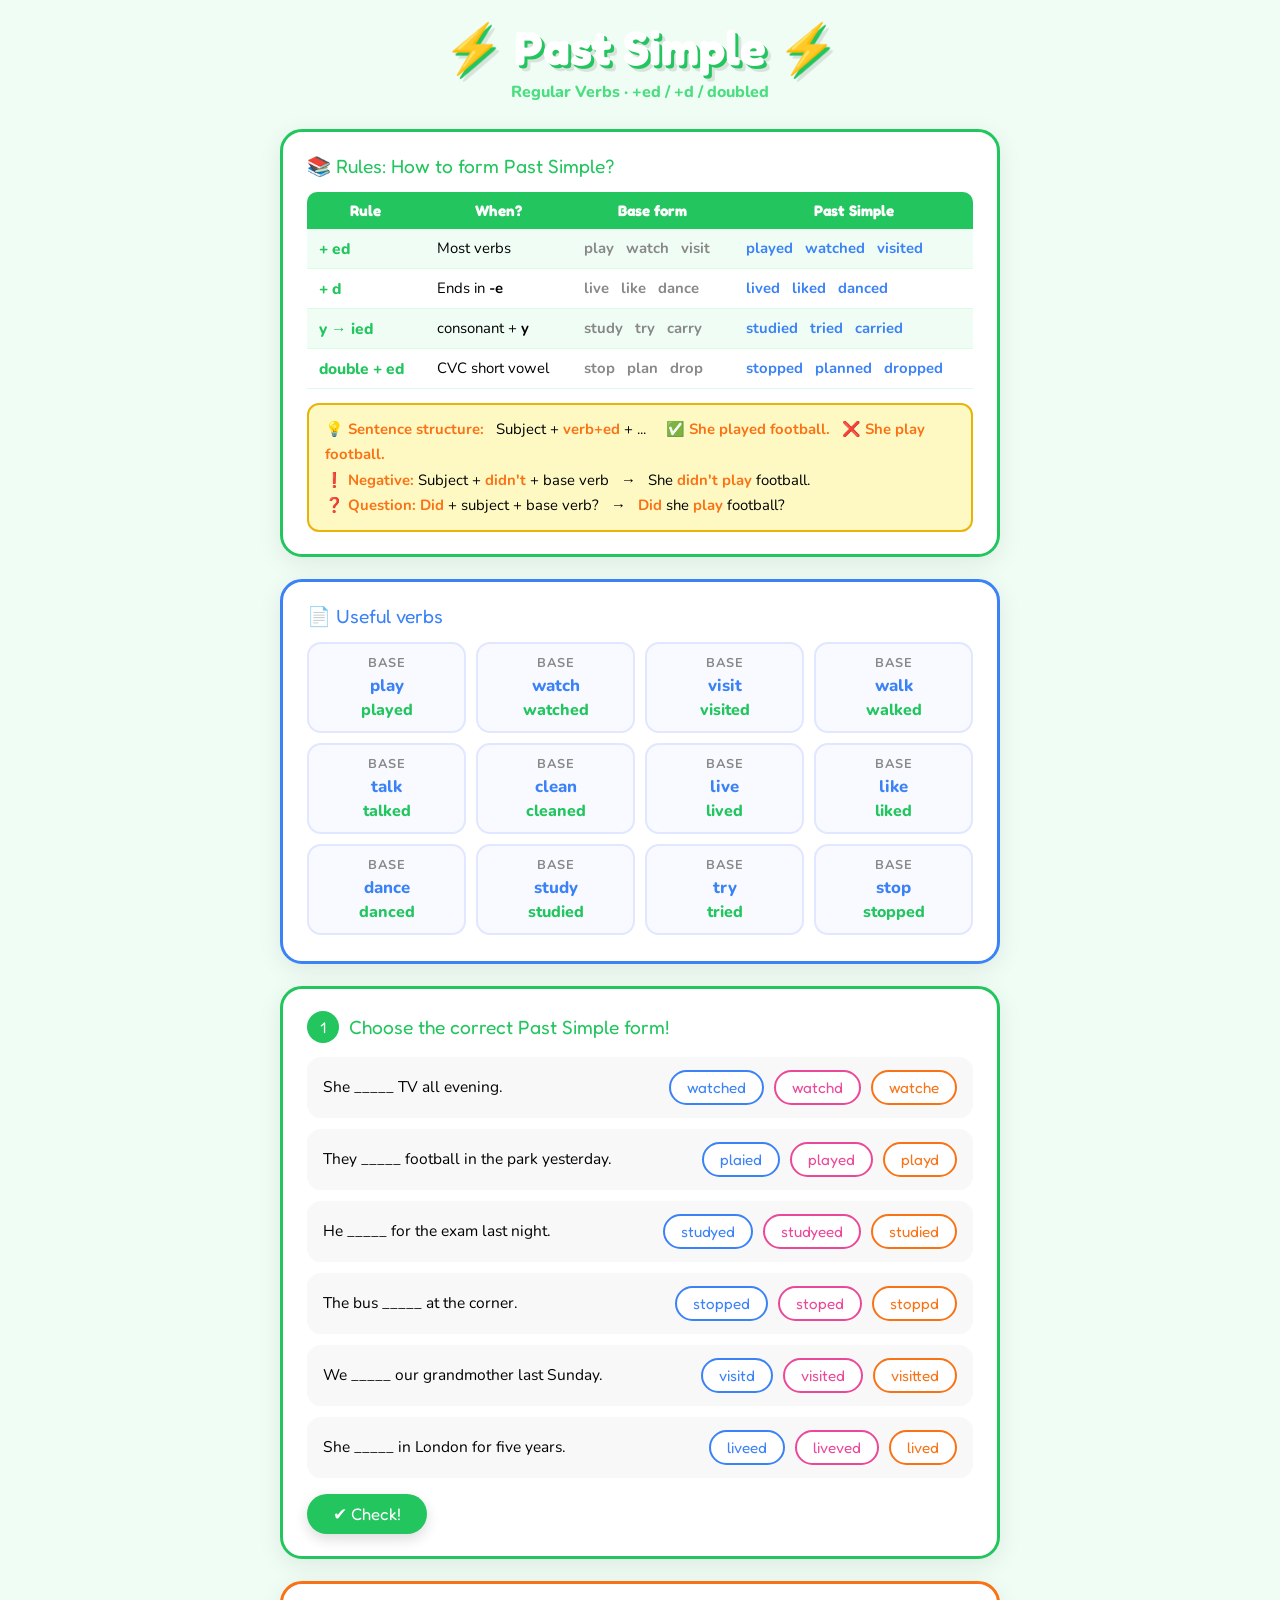
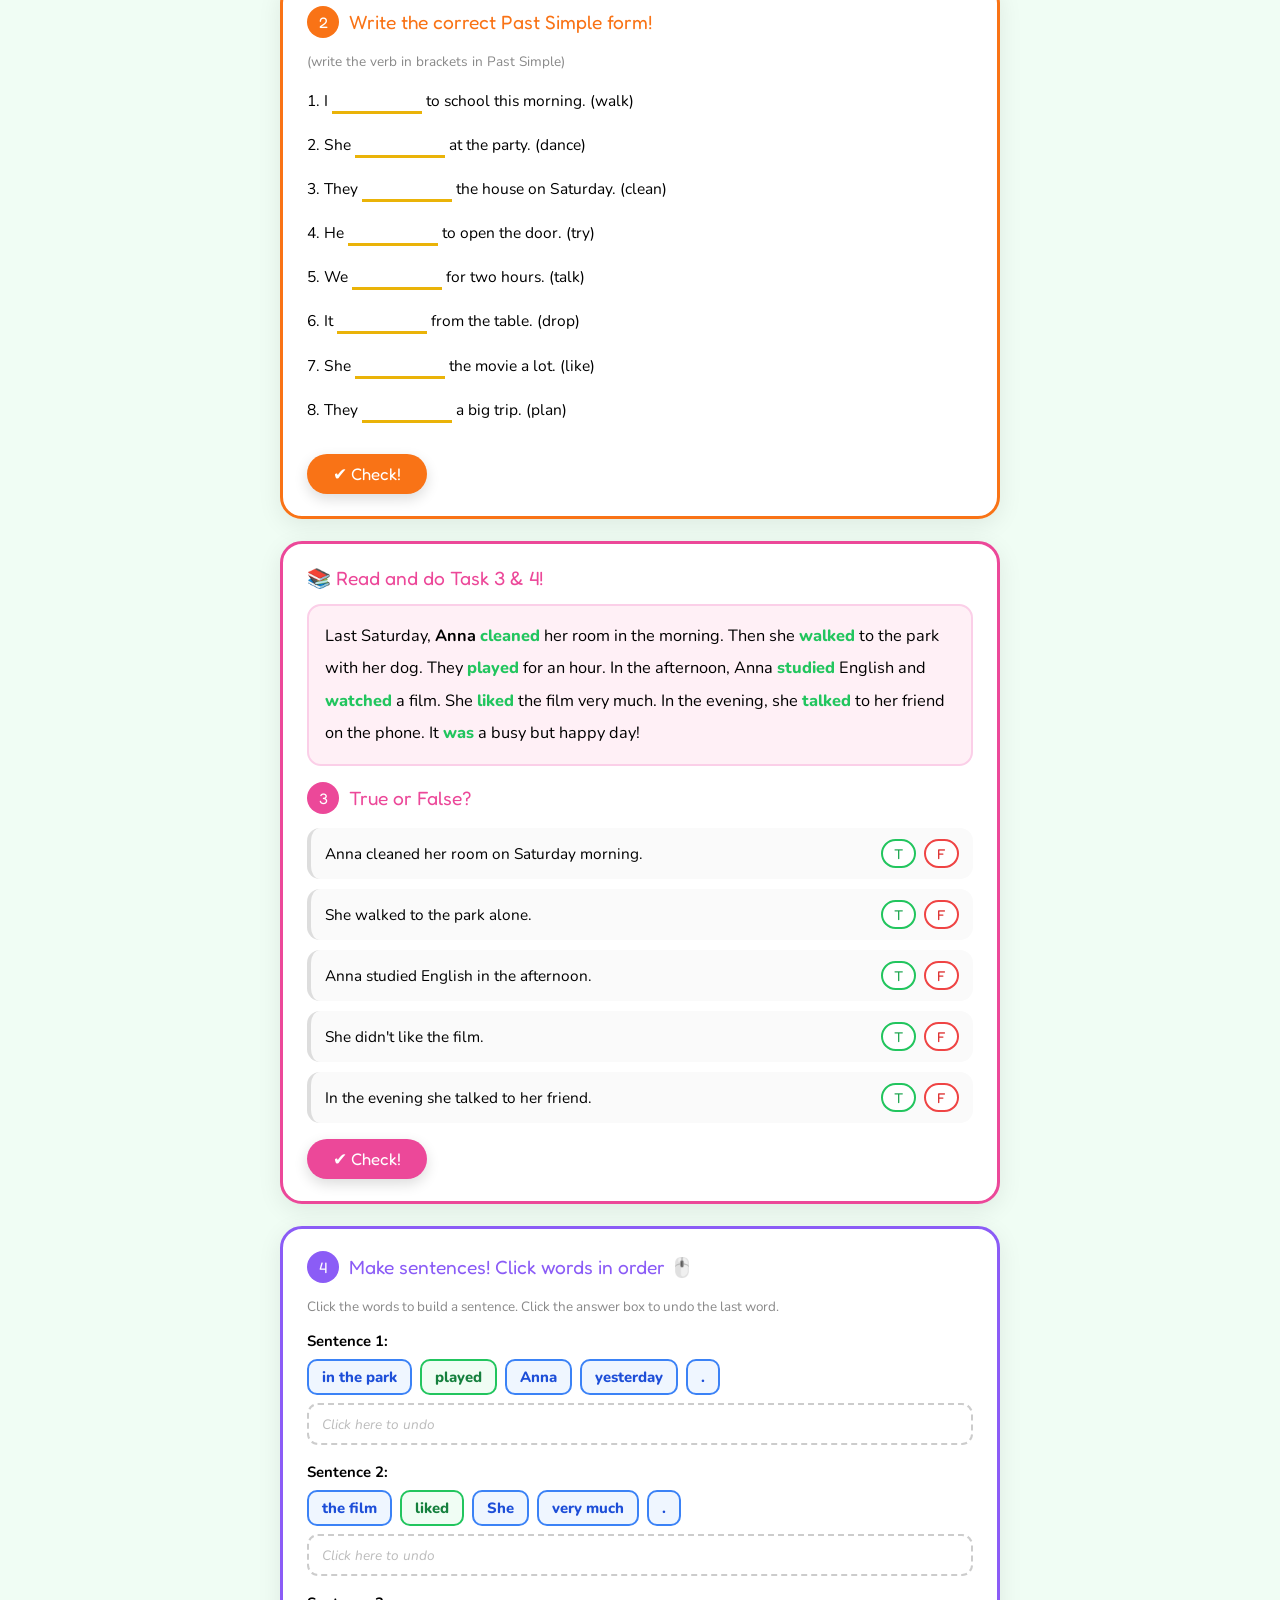
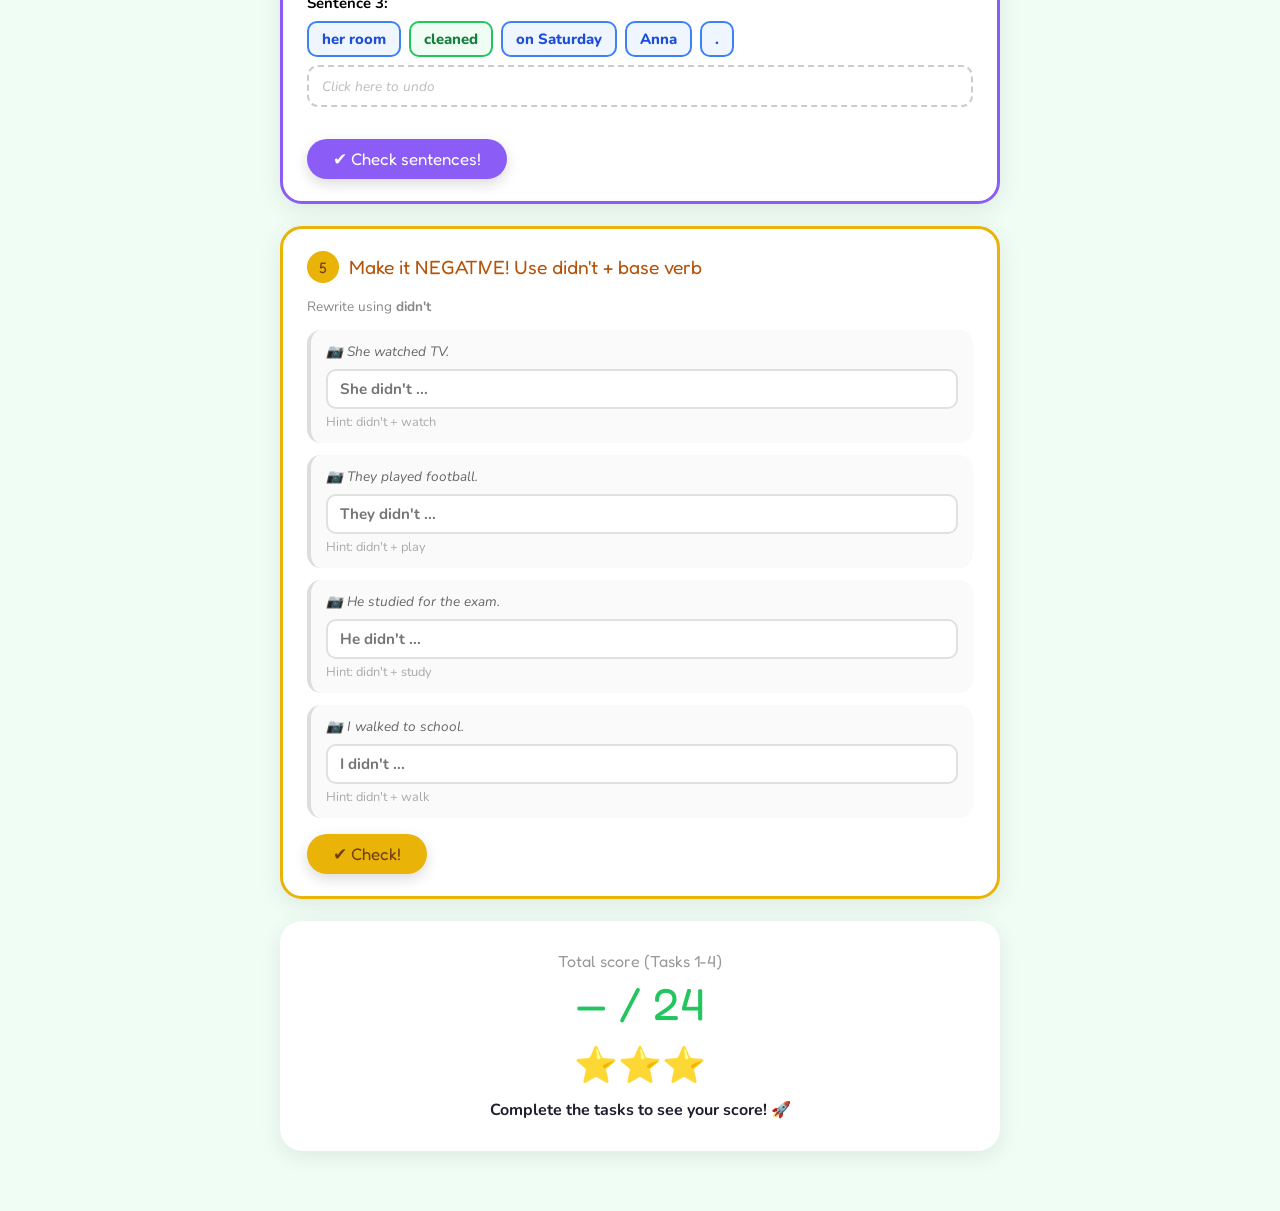
<file: Eng_template_files/past_simple_regular.html>
<!DOCTYPE html>
<html lang="en">

<head>
  <meta charset="UTF-8">
  <meta name="viewport" content="width=device-width, initial-scale=1.0">
  <title>Past Simple – Regular Verbs</title>
  <link href="https://fonts.googleapis.com/css2?family=Fredoka+One&family=Nunito:wght@400;700;800&display=swap"
    rel="stylesheet">
  <style>
    :root {
      --gr: #22c55e;
      --bl: #3b82f6;
      --or: #f97316;
      --pi: #ec4899;
      --pu: #8b5cf6;
      --ye: #eab308;
      --bg: #f0fdf4;
      --text: #1e1e2e
    }

    * {
      box-sizing: border-box;
      margin: 0;
      padding: 0
    }

    body {
      font-family: Nunito, sans-serif;
      background: var(--bg);
      padding: 20px 14px 60px;
      min-height: 100vh
    }

    .hero {
      text-align: center;
      margin-bottom: 26px
    }

    .hero h1 {
      font-family: "Fredoka One", cursive;
      font-size: clamp(1.9rem, 6vw, 3rem);
      color: #fff;
      text-shadow: 3px 3px 0 var(--gr), 6px 6px 0 rgba(0, 0, 0, .1);
      line-height: 1.15
    }

    .hero p {
      color: #4ade80;
      font-weight: 800;
      font-size: 1rem;
      margin-top: 6px
    }

    .card {
      max-width: 720px;
      margin: 0 auto 22px;
      background: #fff;
      border-radius: 22px;
      padding: 22px 24px;
      box-shadow: 0 6px 24px rgba(0, 0, 0, .08)
    }

    .card.green {
      border: 3px solid var(--gr)
    }

    .card.blue {
      border: 3px solid var(--bl)
    }

    .card.orange {
      border: 3px solid var(--or)
    }

    .card.pink {
      border: 3px solid var(--pi)
    }

    .card.purple {
      border: 3px solid var(--pu)
    }

    .card.yellow {
      border: 3px solid var(--ye)
    }

    .ctit {
      font-family: "Fredoka One", cursive;
      font-size: 1.2rem;
      margin-bottom: 14px;
      display: flex;
      align-items: center;
      gap: 10px
    }

    .cnum {
      width: 32px;
      height: 32px;
      border-radius: 50%;
      display: flex;
      align-items: center;
      justify-content: center;
      font-size: .95rem;
      color: #fff;
      flex-shrink: 0
    }

    /* RULES TABLE */
    .rtable {
      width: 100%;
      border-collapse: collapse;
      font-size: .93rem
    }

    .rtable th {
      padding: 9px 12px;
      font-family: "Fredoka One", cursive;
      font-size: .95rem;
      color: #fff;
      background: var(--gr)
    }

    .rtable th:first-child {
      border-radius: 10px 0 0 0
    }

    .rtable th:last-child {
      border-radius: 0 10px 0 0
    }

    .rtable td {
      padding: 9px 12px;
      border-bottom: 1px solid #dcfce7;
      vertical-align: top
    }

    .rtable tr:nth-child(even) td {
      background: #f0fdf4
    }

    .rtable .rule {
      color: var(--gr);
      font-weight: 800;
      font-size: .97rem
    }

    .rtable .ex {
      color: var(--bl);
      font-weight: 700
    }

    .rtable .base {
      color: #888;
      font-weight: 700
    }

    .warn {
      background: #fef9c3;
      border: 2px solid var(--ye);
      border-radius: 12px;
      padding: 12px 16px;
      font-size: .93rem;
      margin-top: 14px;
      line-height: 1.7
    }

    .warn b {
      color: var(--or)
    }

    /* VERB CARDS */
    .vgrid {
      display: grid;
      grid-template-columns: repeat(auto-fill, minmax(130px, 1fr));
      gap: 10px;
      margin-bottom: 4px
    }

    .vcrd {
      background: #f8faff;
      border: 2px solid #e0e7ff;
      border-radius: 14px;
      padding: 10px 12px;
      text-align: center
    }

    .vcrd .base2 {
      font-size: .8rem;
      color: #888;
      font-weight: 700;
      text-transform: uppercase;
      letter-spacing: .5px
    }

    .vcrd .vb {
      font-size: 1.05rem;
      font-weight: 800;
      color: var(--bl);
      margin: 2px 0
    }

    .vcrd .ved {
      font-size: 1rem;
      font-weight: 800;
      color: var(--gr)
    }

    /* Task 1 – click was/were → now click correct form */
    .opts {
      display: flex;
      gap: 10px;
      flex-wrap: wrap;
      flex-shrink: 0
    }

    .opt {
      padding: 6px 16px;
      border-radius: 18px;
      border: 2px solid;
      background: #fff;
      cursor: pointer;
      font-family: "Fredoka One", cursive;
      font-size: .95rem;
      transition: all .15s
    }

    .opt:hover {
      transform: scale(1.07)
    }

    .opt.a {
      border-color: var(--bl);
      color: var(--bl)
    }

    .opt.b {
      border-color: var(--pi);
      color: var(--pi)
    }

    .opt.c {
      border-color: var(--or);
      color: var(--or)
    }

    .opt.sel.a {
      background: var(--bl);
      color: #fff
    }

    .opt.sel.b {
      background: var(--pi);
      color: #fff
    }

    .opt.sel.c {
      background: var(--or);
      color: #fff
    }

    .qlist {
      display: flex;
      flex-direction: column;
      gap: 11px
    }

    .qi {
      display: flex;
      align-items: center;
      gap: 10px;
      padding: 11px 14px;
      border-radius: 14px;
      background: #f8f8f8;
      font-size: .97rem;
      flex-wrap: wrap;
      border: 2px solid transparent;
      transition: border-color .2s;
      line-height: 1.6
    }

    .qi.correct {
      border-color: var(--gr);
      background: #f0fdf4
    }

    .qi.incorrect {
      border-color: #ef4444;
      background: #fef2f2
    }

    .qtxt {
      flex: 1
    }

    /* Fill blanks */
    .fsen {
      margin-bottom: 13px;
      font-size: .97rem;
      line-height: 2
    }

    .bi {
      border: none;
      border-bottom: 3px solid var(--ye);
      background: transparent;
      font-family: Nunito, sans-serif;
      font-size: .97rem;
      font-weight: 800;
      width: 90px;
      text-align: center;
      outline: none;
      padding: 0 3px;
      transition: border-color .2s
    }

    .bi.ok {
      border-color: var(--gr);
      color: #16a34a
    }

    .bi.err {
      border-color: #ef4444;
      color: #dc2626
    }

    /* Translate */
    .trlist {
      display: flex;
      flex-direction: column;
      gap: 12px
    }

    .tri {
      padding: 12px 15px;
      border-radius: 14px;
      background: #fafafa;
      border-left: 4px solid #ddd;
      font-size: .96rem;
      transition: border-color .2s
    }

    .tri.correct {
      border-color: var(--gr);
      background: #f0fdf4
    }

    .tri.incorrect {
      border-color: #ef4444;
      background: #fef2f2
    }

    .ua {
      font-size: .85rem;
      color: #666;
      margin-bottom: 8px;
      font-style: italic
    }

    .transinput {
      width: 100%;
      border: 2px solid #e0e0e0;
      border-radius: 10px;
      padding: 8px 12px;
      font-family: Nunito, sans-serif;
      font-size: .95rem;
      font-weight: 700;
      outline: none;
      transition: border-color .2s
    }

    .transinput:focus {
      border-color: var(--bl)
    }

    .hint {
      font-size: .8rem;
      color: #aaa;
      margin-top: 4px
    }

    /* True/False */
    .tlist {
      list-style: none;
      display: flex;
      flex-direction: column;
      gap: 10px
    }

    .ti {
      display: flex;
      align-items: center;
      gap: 11px;
      padding: 11px 14px;
      border-radius: 13px;
      background: #fafafa;
      border-left: 4px solid #ddd;
      font-size: .96rem;
      transition: border-color .2s
    }

    .ti.correct {
      border-color: var(--gr);
      background: #f0fdf4
    }

    .ti.incorrect {
      border-color: #ef4444;
      background: #fef2f2
    }

    .tt {
      flex: 1
    }

    .tbtns {
      display: flex;
      gap: 8px;
      flex-shrink: 0
    }

    .tbtn {
      padding: 4px 11px;
      border-radius: 18px;
      border: 2px solid #ccc;
      background: #fff;
      cursor: pointer;
      font-family: "Fredoka One", cursive;
      font-size: .88rem;
      transition: all .15s
    }

    .tbtn:hover {
      transform: scale(1.07)
    }

    .tbtn.tb {
      border-color: var(--gr);
      color: #16a34a
    }

    .tbtn.fb {
      border-color: #ef4444;
      color: #dc2626
    }

    .tbtn.sel.tb {
      background: var(--gr);
      color: #fff
    }

    .tbtn.sel.fb {
      background: #ef4444;
      color: #fff
    }

    /* Make sentence */
    .mi {
      margin-bottom: 16px
    }

    .mw {
      display: flex;
      flex-wrap: wrap;
      gap: 8px;
      margin-bottom: 8px
    }

    .tile {
      padding: 6px 13px;
      border-radius: 10px;
      font-weight: 800;
      font-size: .93rem;
      cursor: pointer;
      border: 2px solid;
      user-select: none;
      transition: all .15s
    }

    .tile:hover {
      transform: translateY(-2px)
    }

    .tile.used {
      opacity: .3;
      pointer-events: none
    }

    .tw {
      border-color: var(--bl);
      color: #1d4ed8;
      background: #eff6ff
    }

    .tg {
      border-color: var(--gr);
      color: #15803d;
      background: #f0fdf4
    }

    .ab {
      min-height: 42px;
      border: 2px dashed #ccc;
      border-radius: 11px;
      padding: 7px 13px;
      font-size: .95rem;
      display: flex;
      flex-wrap: wrap;
      gap: 6px;
      align-items: center;
      cursor: pointer
    }

    .ab:hover {
      border-color: var(--or)
    }

    .pl {
      padding: 3px 9px;
      border-radius: 7px;
      background: #fef08a;
      color: #713f12;
      font-weight: 800;
      font-size: .93rem
    }

    .sres {
      font-size: .87rem;
      margin-top: 5px;
      font-weight: 800;
      display: none
    }

    /* Buttons */
    .cbtn {
      display: inline-flex;
      align-items: center;
      gap: 8px;
      margin-top: 16px;
      padding: 10px 26px;
      border-radius: 50px;
      border: none;
      color: #fff;
      font-family: "Fredoka One", cursive;
      font-size: 1.05rem;
      cursor: pointer;
      transition: transform .15s;
      box-shadow: 0 5px 14px rgba(0, 0, 0, .14)
    }

    .cbtn:hover {
      transform: translateY(-2px)
    }

    .badge {
      display: inline-block;
      margin-top: 12px;
      padding: 6px 18px;
      border-radius: 18px;
      font-family: "Fredoka One", cursive;
      font-size: .98rem;
      background: #dcfce7;
      color: #166534;
      border: 2px solid var(--gr)
    }

    /* Final */
    .fp {
      max-width: 720px;
      margin: 0 auto;
      text-align: center;
      padding: 30px;
      background: #fff;
      border-radius: 22px;
      box-shadow: 0 6px 22px rgba(0, 0, 0, .08)
    }

    .fsc {
      font-family: "Fredoka One", cursive;
      font-size: 2.8rem;
      color: var(--gr)
    }

    .stars {
      font-size: 2.2rem;
      margin: 10px 0
    }

    .cp {
      position: fixed;
      width: 10px;
      height: 10px;
      border-radius: 2px;
      pointer-events: none;
      animation: fall 2.5s ease-in forwards;
      opacity: 0
    }

    @keyframes fall {
      0% {
        transform: translateY(-20px) rotate(0);
        opacity: 1
      }

      100% {
        transform: translateY(100vh) rotate(720deg);
        opacity: 0
      }
    }
  </style>
</head>

<body>

  <div class="hero">
    <h1>&#9889; Past Simple &#9889;</h1>
    <p>Regular Verbs &middot; +ed / +d / doubled</p>
  </div>

  <!-- RULES -->
  <div class="card green">
    <div class="ctit" style="color:var(--gr)">&#128218; Rules: How to form Past Simple?</div>
    <table class="rtable">
      <tr>
        <th>Rule</th>
        <th>When?</th>
        <th>Base form</th>
        <th>Past Simple</th>
      </tr>
      <tr>
        <td class="rule">+ ed</td>
        <td>Most verbs</td>
        <td class="base">play &nbsp; watch &nbsp; visit</td>
        <td class="ex">play<b>ed</b> &nbsp; watch<b>ed</b> &nbsp; visit<b>ed</b></td>
      </tr>
      <tr>
        <td class="rule">+ d</td>
        <td>Ends in <b>-e</b></td>
        <td class="base">live &nbsp; like &nbsp; dance</td>
        <td class="ex">liv<b>ed</b> &nbsp; lik<b>ed</b> &nbsp; danc<b>ed</b></td>
      </tr>
      <tr>
        <td class="rule">y &rarr; ied</td>
        <td>consonant + <b>y</b></td>
        <td class="base">study &nbsp; try &nbsp; carry</td>
        <td class="ex">stud<b>ied</b> &nbsp; tr<b>ied</b> &nbsp; carr<b>ied</b></td>
      </tr>
      <tr>
        <td class="rule">double + ed</td>
        <td>CVC short vowel</td>
        <td class="base">stop &nbsp; plan &nbsp; drop</td>
        <td class="ex">stop<b>ped</b> &nbsp; plan<b>ned</b> &nbsp; drop<b>ped</b></td>
      </tr>
    </table>
    <div class="warn">&#128161; <b>Sentence structure:</b> &nbsp; Subject + <b>verb+ed</b> + ... &nbsp; &nbsp;
      <b>&#9989; She played football. &nbsp; &#10060; She play football.</b><br>&#10071; <b>Negative:</b> Subject +
      <b>didn&apos;t</b> + base verb &nbsp; &rarr; &nbsp; She <b>didn&apos;t play</b> football.<br>&#10067;
      <b>Question:</b> <b>Did</b> + subject + base verb? &nbsp; &rarr; &nbsp; <b>Did</b> she <b>play</b> football?</div>
  </div>

  <!-- VERB LIST -->
  <div class="card blue">
    <div class="ctit" style="color:var(--bl)">&#128196; Useful verbs</div>
    <div class="vgrid">
      <div class="vcrd">
        <div class="base2">base</div>
        <div class="vb">play</div>
        <div class="ved">played</div>
      </div>
      <div class="vcrd">
        <div class="base2">base</div>
        <div class="vb">watch</div>
        <div class="ved">watched</div>
      </div>
      <div class="vcrd">
        <div class="base2">base</div>
        <div class="vb">visit</div>
        <div class="ved">visited</div>
      </div>
      <div class="vcrd">
        <div class="base2">base</div>
        <div class="vb">walk</div>
        <div class="ved">walked</div>
      </div>
      <div class="vcrd">
        <div class="base2">base</div>
        <div class="vb">talk</div>
        <div class="ved">talked</div>
      </div>
      <div class="vcrd">
        <div class="base2">base</div>
        <div class="vb">clean</div>
        <div class="ved">cleaned</div>
      </div>
      <div class="vcrd">
        <div class="base2">base</div>
        <div class="vb">live</div>
        <div class="ved">lived</div>
      </div>
      <div class="vcrd">
        <div class="base2">base</div>
        <div class="vb">like</div>
        <div class="ved">liked</div>
      </div>
      <div class="vcrd">
        <div class="base2">base</div>
        <div class="vb">dance</div>
        <div class="ved">danced</div>
      </div>
      <div class="vcrd">
        <div class="base2">base</div>
        <div class="vb">study</div>
        <div class="ved">studied</div>
      </div>
      <div class="vcrd">
        <div class="base2">base</div>
        <div class="vb">try</div>
        <div class="ved">tried</div>
      </div>
      <div class="vcrd">
        <div class="base2">base</div>
        <div class="vb">stop</div>
        <div class="ved">stopped</div>
      </div>
    </div>
  </div>

  <!-- TASK 1: Choose correct form -->
  <div class="card green">
    <div class="ctit"><span class="cnum" style="background:var(--gr)">1</span><span style="color:var(--gr)">Choose the
        correct Past Simple form!</span></div>
    <div class="qlist" id="q1list">
      <div class="qi" data-ans="a">
        <div class="qtxt">She _____ TV all evening.</div>
        <div class="opts">
          <button class="opt a" onclick="pq(this,'a',1)">watched</button>
          <button class="opt b" onclick="pq(this,'b',1)">watchd</button>
          <button class="opt c" onclick="pq(this,'c',1)">watche</button>
        </div>
      </div>
      <div class="qi" data-ans="b">
        <div class="qtxt">They _____ football in the park yesterday.</div>
        <div class="opts">
          <button class="opt a" onclick="pq(this,'a',1)">plaied</button>
          <button class="opt b" onclick="pq(this,'b',1)">played</button>
          <button class="opt c" onclick="pq(this,'c',1)">playd</button>
        </div>
      </div>
      <div class="qi" data-ans="c">
        <div class="qtxt">He _____ for the exam last night.</div>
        <div class="opts">
          <button class="opt a" onclick="pq(this,'a',1)">studyed</button>
          <button class="opt b" onclick="pq(this,'b',1)">studyeed</button>
          <button class="opt c" onclick="pq(this,'c',1)">studied</button>
        </div>
      </div>
      <div class="qi" data-ans="a">
        <div class="qtxt">The bus _____ at the corner.</div>
        <div class="opts">
          <button class="opt a" onclick="pq(this,'a',1)">stopped</button>
          <button class="opt b" onclick="pq(this,'b',1)">stoped</button>
          <button class="opt c" onclick="pq(this,'c',1)">stoppd</button>
        </div>
      </div>
      <div class="qi" data-ans="b">
        <div class="qtxt">We _____ our grandmother last Sunday.</div>
        <div class="opts">
          <button class="opt a" onclick="pq(this,'a',1)">visitd</button>
          <button class="opt b" onclick="pq(this,'b',1)">visited</button>
          <button class="opt c" onclick="pq(this,'c',1)">visitted</button>
        </div>
      </div>
      <div class="qi" data-ans="c">
        <div class="qtxt">She _____ in London for five years.</div>
        <div class="opts">
          <button class="opt a" onclick="pq(this,'a',1)">liveed</button>
          <button class="opt b" onclick="pq(this,'b',1)">liveved</button>
          <button class="opt c" onclick="pq(this,'c',1)">lived</button>
        </div>
      </div>
    </div>
    <button class="cbtn" style="background:var(--gr)" onclick="ckQ()">&#10004; Check!</button>
    <div id="q1s" style="display:none" class="badge"></div>
  </div>

  <!-- TASK 2: Fill in blanks -->
  <div class="card orange">
    <div class="ctit"><span class="cnum" style="background:var(--or)">2</span><span style="color:var(--or)">Write the
        correct Past Simple form!</span></div>
    <p style="font-size:.85rem;color:#888;margin-bottom:14px">(write the verb in brackets in Past Simple)</p>
    <div class="fsen">1. I <input class="bi" data-a="walked" id="b1"> to school this morning. (walk)</div>
    <div class="fsen">2. She <input class="bi" data-a="danced" id="b2"> at the party. (dance)</div>
    <div class="fsen">3. They <input class="bi" data-a="cleaned" id="b3"> the house on Saturday. (clean)</div>
    <div class="fsen">4. He <input class="bi" data-a="tried" id="b4"> to open the door. (try)</div>
    <div class="fsen">5. We <input class="bi" data-a="talked" id="b5"> for two hours. (talk)</div>
    <div class="fsen">6. It <input class="bi" data-a="dropped" id="b6"> from the table. (drop)</div>
    <div class="fsen">7. She <input class="bi" data-a="liked" id="b7"> the movie a lot. (like)</div>
    <div class="fsen">8. They <input class="bi" data-a="planned" id="b8"> a big trip. (plan)</div>
    <button class="cbtn" style="background:var(--or)" onclick="ckF()">&#10004; Check!</button>
    <div id="fls" style="display:none" class="badge"></div>
  </div>

  <!-- TASK 3: True/False (story) -->
  <div class="card pink">
    <div class="ctit" style="color:var(--pi)">&#128218; Read and do Task 3 &amp; 4!</div>
    <div
      style="font-size:1.02rem;line-height:2;background:#fff0f6;border-radius:14px;padding:14px 16px;border:2px solid #fbcfe8;margin-bottom:16px">
      Last Saturday, <b>Anna</b> <span style="color:var(--gr);font-weight:800">cleaned</span> her room in the morning.
      Then she <span style="color:var(--gr);font-weight:800">walked</span> to the park with her dog. They <span
        style="color:var(--gr);font-weight:800">played</span> for an hour. In the afternoon, Anna <span
        style="color:var(--gr);font-weight:800">studied</span> English and <span
        style="color:var(--gr);font-weight:800">watched</span> a film. She <span
        style="color:var(--gr);font-weight:800">liked</span> the film very much. In the evening, she <span
        style="color:var(--gr);font-weight:800">talked</span> to her friend on the phone. It <span
        style="color:var(--gr);font-weight:800">was</span> a busy but happy day!
    </div>
    <div class="ctit"><span class="cnum" style="background:var(--pi)">3</span><span style="color:var(--pi)">True or
        False?</span></div>
    <ul class="tlist" id="tl">
      <li class="ti" data-a="true">
        <div class="tt">Anna cleaned her room on Saturday morning.</div>
        <div class="tbtns"><button class="tbtn tb" onclick="pt(this,'true')">T</button><button class="tbtn fb"
            onclick="pt(this,'false')">F</button></div>
      </li>
      <li class="ti" data-a="false">
        <div class="tt">She walked to the park alone.</div>
        <div class="tbtns"><button class="tbtn tb" onclick="pt(this,'true')">T</button><button class="tbtn fb"
            onclick="pt(this,'false')">F</button></div>
      </li>
      <li class="ti" data-a="true">
        <div class="tt">Anna studied English in the afternoon.</div>
        <div class="tbtns"><button class="tbtn tb" onclick="pt(this,'true')">T</button><button class="tbtn fb"
            onclick="pt(this,'false')">F</button></div>
      </li>
      <li class="ti" data-a="false">
        <div class="tt">She didn't like the film.</div>
        <div class="tbtns"><button class="tbtn tb" onclick="pt(this,'true')">T</button><button class="tbtn fb"
            onclick="pt(this,'false')">F</button></div>
      </li>
      <li class="ti" data-a="true">
        <div class="tt">In the evening she talked to her friend.</div>
        <div class="tbtns"><button class="tbtn tb" onclick="pt(this,'true')">T</button><button class="tbtn fb"
            onclick="pt(this,'false')">F</button></div>
      </li>
    </ul>
    <button class="cbtn" style="background:var(--pi)" onclick="ckT()">&#10004; Check!</button>
    <div id="tfs" style="display:none" class="badge"></div>
  </div>

  <!-- TASK 4: Make sentences -->
  <div class="card purple">
    <div class="ctit"><span class="cnum" style="background:var(--pu)">4</span><span style="color:var(--pu)">Make
        sentences! Click words in order &#128433;&#65039;</span></div>
    <p style="font-size:.84rem;color:#888;margin-bottom:14px">Click the words to build a sentence. Click the answer box
      to undo the last word.</p>

    <div class="mi" id="m1">
      <b style="font-size:.93rem">Sentence 1:</b>
      <div class="mw" style="margin-top:7px">
        <span class="tile tw" onclick="aw(this,1)">in the park</span>
        <span class="tile tg" onclick="aw(this,1)">played</span>
        <span class="tile tw" onclick="aw(this,1)">Anna</span>
        <span class="tile tw" onclick="aw(this,1)">yesterday</span>
        <span class="tile tw" onclick="aw(this,1)">.</span>
      </div>
      <div class="ab" id="ab1" onclick="rw(1)"><span style="color:#bbb;font-style:italic;font-size:.85rem">Click here to
          undo</span></div>
      <div class="sres" id="sr1"></div>
    </div>

    <div class="mi" id="m2" style="margin-top:16px">
      <b style="font-size:.93rem">Sentence 2:</b>
      <div class="mw" style="margin-top:7px">
        <span class="tile tw" onclick="aw(this,2)">the film</span>
        <span class="tile tg" onclick="aw(this,2)">liked</span>
        <span class="tile tw" onclick="aw(this,2)">She</span>
        <span class="tile tw" onclick="aw(this,2)">very much</span>
        <span class="tile tw" onclick="aw(this,2)">.</span>
      </div>
      <div class="ab" id="ab2" onclick="rw(2)"><span style="color:#bbb;font-style:italic;font-size:.85rem">Click here to
          undo</span></div>
      <div class="sres" id="sr2"></div>
    </div>

    <div class="mi" id="m3" style="margin-top:16px">
      <b style="font-size:.93rem">Sentence 3:</b>
      <div class="mw" style="margin-top:7px">
        <span class="tile tw" onclick="aw(this,3)">her room</span>
        <span class="tile tg" onclick="aw(this,3)">cleaned</span>
        <span class="tile tw" onclick="aw(this,3)">on Saturday</span>
        <span class="tile tw" onclick="aw(this,3)">Anna</span>
        <span class="tile tw" onclick="aw(this,3)">.</span>
      </div>
      <div class="ab" id="ab3" onclick="rw(3)"><span style="color:#bbb;font-style:italic;font-size:.85rem">Click here to
          undo</span></div>
      <div class="sres" id="sr3"></div>
    </div>

    <button class="cbtn" style="background:var(--pu)" onclick="ckS()">&#10004; Check sentences!</button>
    <div id="mss" style="display:none" class="badge"></div>
  </div>

  <!-- TASK 5: Negatives -->
  <div class="card yellow">
    <div class="ctit"><span class="cnum" style="background:var(--ye);color:#713f12">5</span><span
        style="color:#b45309">Make it NEGATIVE! Use didn&apos;t + base verb</span></div>
    <p style="font-size:.85rem;color:#888;margin-bottom:14px">Rewrite using <b>didn&apos;t</b></p>
    <div class="trlist" id="negl">
      <div class="tri" data-a="She didn't watch TV." data-hint="watch">
        <div class="ua">&#128247; She watched TV.</div>
        <input class="transinput" placeholder="She didn't ..."
          oninput="this.closest('.tri').classList.remove('correct','incorrect')">
        <div class="hint">Hint: didn&apos;t + watch</div>
      </div>
      <div class="tri" data-a="They didn't play football." data-hint="play">
        <div class="ua">&#128247; They played football.</div>
        <input class="transinput" placeholder="They didn't ..."
          oninput="this.closest('.tri').classList.remove('correct','incorrect')">
        <div class="hint">Hint: didn&apos;t + play</div>
      </div>
      <div class="tri" data-a="He didn't study for the exam." data-hint="study">
        <div class="ua">&#128247; He studied for the exam.</div>
        <input class="transinput" placeholder="He didn't ..."
          oninput="this.closest('.tri').classList.remove('correct','incorrect')">
        <div class="hint">Hint: didn&apos;t + study</div>
      </div>
      <div class="tri" data-a="I didn't walk to school." data-hint="walk">
        <div class="ua">&#128247; I walked to school.</div>
        <input class="transinput" placeholder="I didn't ..."
          oninput="this.closest('.tri').classList.remove('correct','incorrect')">
        <div class="hint">Hint: didn&apos;t + walk</div>
      </div>
    </div>
    <button class="cbtn" style="background:var(--ye);color:#713f12" onclick="ckN()">&#10004; Check!</button>
    <div id="ns" style="display:none" class="badge"></div>
  </div>

  <!-- FINAL SCORE -->
  <div class="fp">
    <div style="font-family:'Fredoka One',cursive;font-size:1rem;color:#999;margin-bottom:5px">Total score (Tasks 1-4)
    </div>
    <div class="fsc" id="fsc">&#8212; / 24</div>
    <div class="stars" id="stars">&#11088;&#11088;&#11088;</div>
    <div style="font-weight:700;color:var(--text);font-size:1rem" id="fmsg">Complete the tasks to see your score!
      &#128640;</div>
  </div>

  <script>
    var q1d = false, q1s2 = 0, fls2 = 0, tfd = false, tfs2 = 0, mss2 = 0, ns2 = 0;

    // Task 1
    function pq(b, v, t) {
      if (q1d) return;
      var i = b.closest(".qi");
      i.querySelectorAll(".opt").forEach(function (x) { x.classList.remove("sel") });
      b.classList.add("sel"); i.dataset.chosen = v;
    }
    function ckQ() {
      q1s2 = 0;
      document.querySelectorAll("#q1list .qi").forEach(function (i) {
        i.classList.remove("correct", "incorrect");
        if (!i.dataset.chosen) return;
        if (i.dataset.chosen === i.dataset.ans) { i.classList.add("correct"); q1s2++; }
        else i.classList.add("incorrect");
      });
      q1d = true;
      var e = document.getElementById("q1s"); e.style.display = "inline-block"; e.textContent = "Score: " + q1s2 + " / 6"; upF();
    }

    // Task 2
    function ckF() {
      fls2 = 0;
      for (var i = 1; i <= 8; i++) {
        var n = document.getElementById("b" + i);
        n.classList.remove("ok", "err");
        var v = n.value.trim().toLowerCase();
        if (v === n.dataset.a) { n.classList.add("ok"); fls2++; }
        else if (v) n.classList.add("err");
      }
      var e = document.getElementById("fls"); e.style.display = "inline-block"; e.textContent = "Score: " + fls2 + " / 8"; upF();
    }

    // Task 3
    function pt(b, v) {
      if (tfd) return;
      var i = b.closest(".ti");
      i.querySelectorAll(".tbtn").forEach(function (x) { x.classList.remove("sel") });
      b.classList.add("sel"); i.dataset.chosen = v;
    }
    function ckT() {
      tfs2 = 0;
      document.querySelectorAll("#tl .ti").forEach(function (i) {
        i.classList.remove("correct", "incorrect");
        if (!i.dataset.chosen) return;
        if (i.dataset.chosen === i.dataset.a) { i.classList.add("correct"); tfs2++; }
        else i.classList.add("incorrect");
      });
      tfd = true;
      var e = document.getElementById("tfs"); e.style.display = "inline-block"; e.textContent = "Score: " + tfs2 + " / 5"; upF();
    }

    // Task 4
    var sens = {
      1: { w: [], c: "Anna played in the park yesterday ." },
      2: { w: [], c: "She liked the film very much ." },
      3: { w: [], c: "Anna cleaned her room on Saturday ." }
    };
    function aw(t, n) { if (t.classList.contains("used")) return; sens[n].w.push(t.textContent); t.classList.add("used"); rb(n); }
    function rw(n) { if (!sens[n].w.length) return; var rem = sens[n].w.pop(); var ts = document.querySelectorAll("#m" + n + " .tile"); for (var i = 0; i < ts.length; i++) { if (ts[i].classList.contains("used") && ts[i].textContent === rem) { ts[i].classList.remove("used"); break; } } rb(n); }
    function rb(n) { var b = document.getElementById("ab" + n); b.innerHTML = ""; if (!sens[n].w.length) { b.innerHTML = "<span style='color:#bbb;font-style:italic;font-size:.85rem'>Click here to undo</span>"; return; } sens[n].w.forEach(function (w) { var s = document.createElement("span"); s.className = "pl"; s.textContent = w; b.appendChild(s); }); }
    function ckS() {
      mss2 = 0;
      [1, 2, 3].forEach(function (n) {
        var r = document.getElementById("sr" + n);
        var b = sens[n].w.join(" ");
        r.style.display = "block";
        if (b === sens[n].c) { r.textContent = "Correct!"; r.style.color = "#16a34a"; mss2++; }
        else { r.textContent = "Try again!"; r.style.color = "#dc2626"; }
      });
      var e = document.getElementById("mss"); e.style.display = "inline-block"; e.textContent = "Score: " + mss2 + " / 3";
    }

    // Task 5 negatives
    function ckN() {
      ns2 = 0;
      document.querySelectorAll("#negl .tri").forEach(function (i) {
        var inp = i.querySelector(".transinput");
        var v = inp.value.trim();
        i.classList.remove("correct", "incorrect");
        if (!v) return;
        if (v.toLowerCase() === i.dataset.a.toLowerCase()) { i.classList.add("correct"); ns2++; }
        else i.classList.add("incorrect");
      });
      var e = document.getElementById("ns"); e.style.display = "inline-block"; e.textContent = "Score: " + ns2 + " / 4";
    }

    // Final
    function upF() {
      var t = q1s2 + fls2 + tfs2;
      document.getElementById("fsc").textContent = t + " / 19";
      var p = t / 19;
      if (p >= .85) { document.getElementById("stars").innerHTML = "&#11088;&#11088;&#11088;"; document.getElementById("fmsg").textContent = "Excellent! You are a Past Simple master!"; if (t >= 16) conf(); }
      else if (p >= .6) { document.getElementById("stars").innerHTML = "&#11088;&#11088;"; document.getElementById("fmsg").textContent = "Good job! Keep going!"; }
      else { document.getElementById("stars").innerHTML = "&#11088;"; document.getElementById("fmsg").textContent = "Read the rules and try again!"; }
    }
    function conf() {
      var c = ["#22c55e", "#3b82f6", "#f97316", "#ec4899", "#8b5cf6", "#eab308"];
      for (var i = 0; i < 70; i++) {
        var e = document.createElement("div"); e.className = "cp";
        e.style.left = Math.random() * 100 + "vw"; e.style.top = "-10px";
        e.style.background = c[Math.floor(Math.random() * c.length)];
        e.style.animationDelay = Math.random() * 1.5 + "s";
        document.body.appendChild(e);
        setTimeout((function (el) { return function () { el.remove(); } })(e), 4000);
      }
    }
  </script>
</body>

</html>
</file>
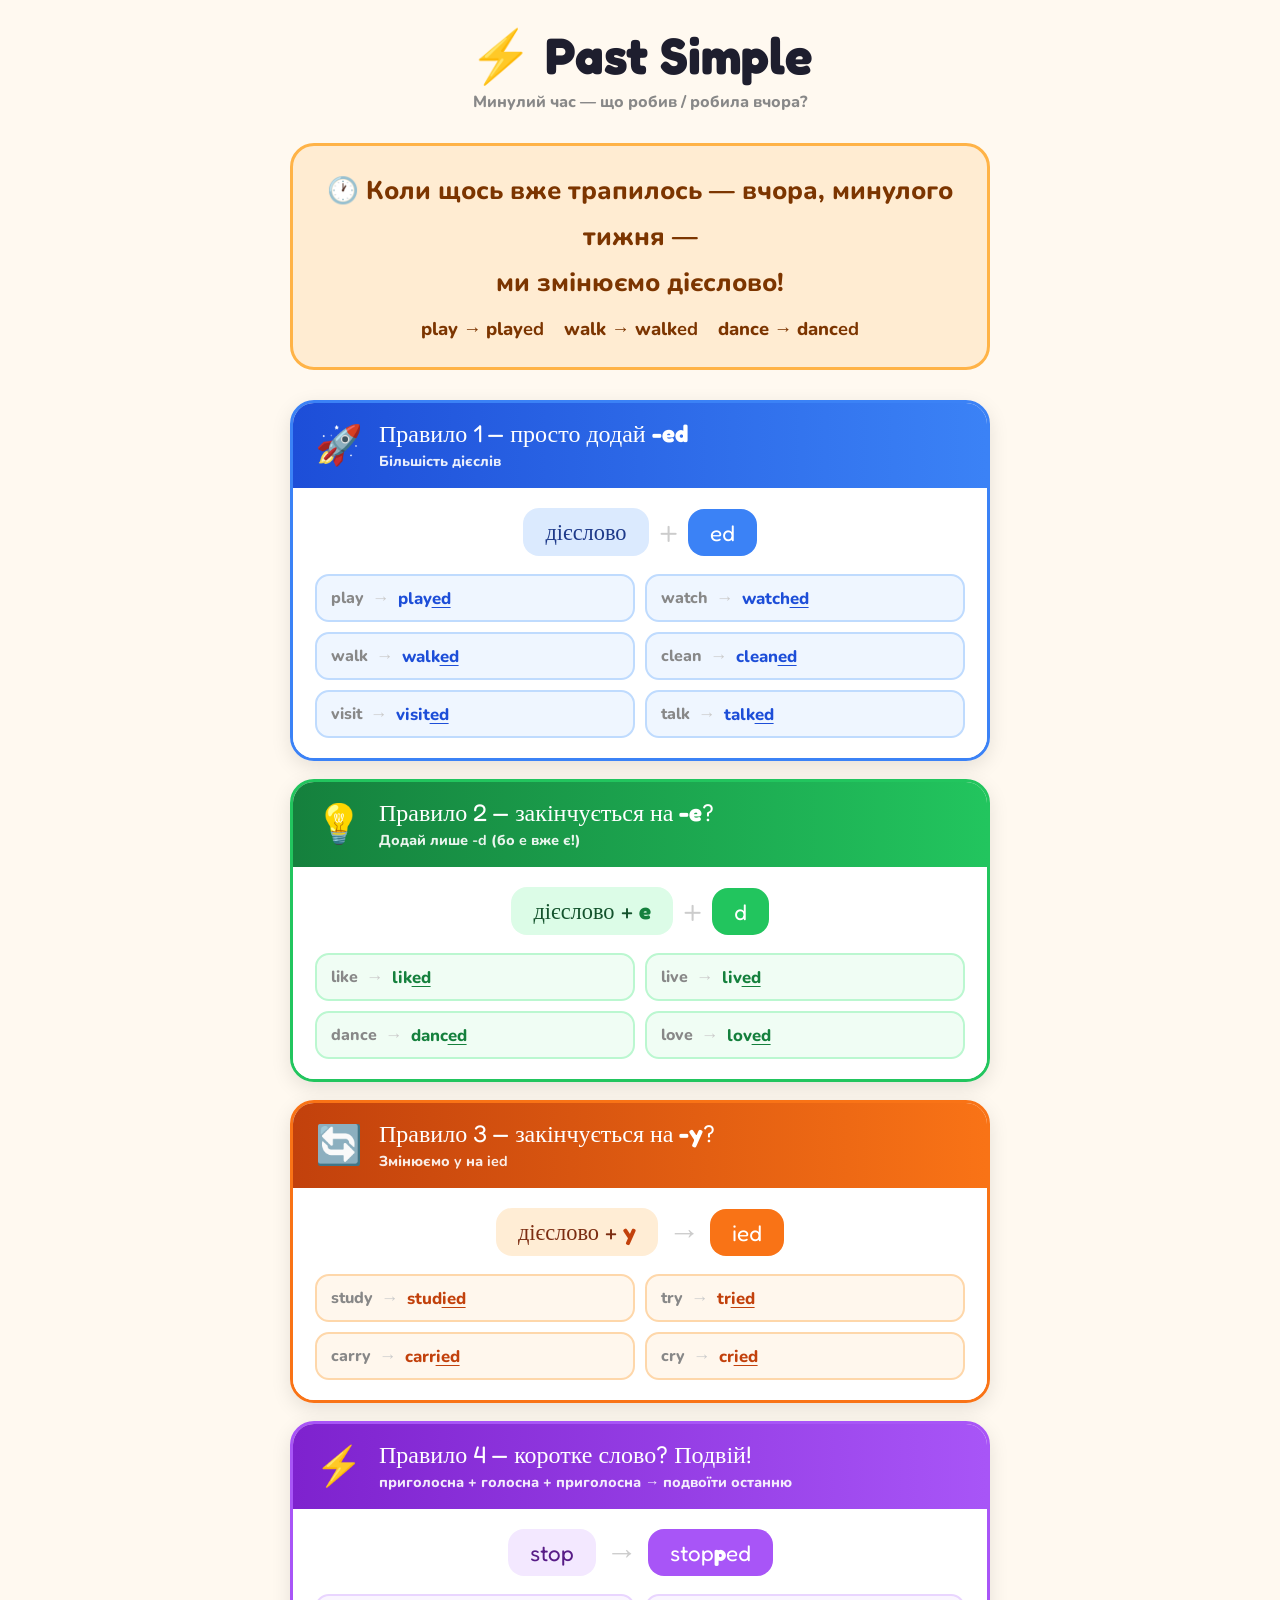
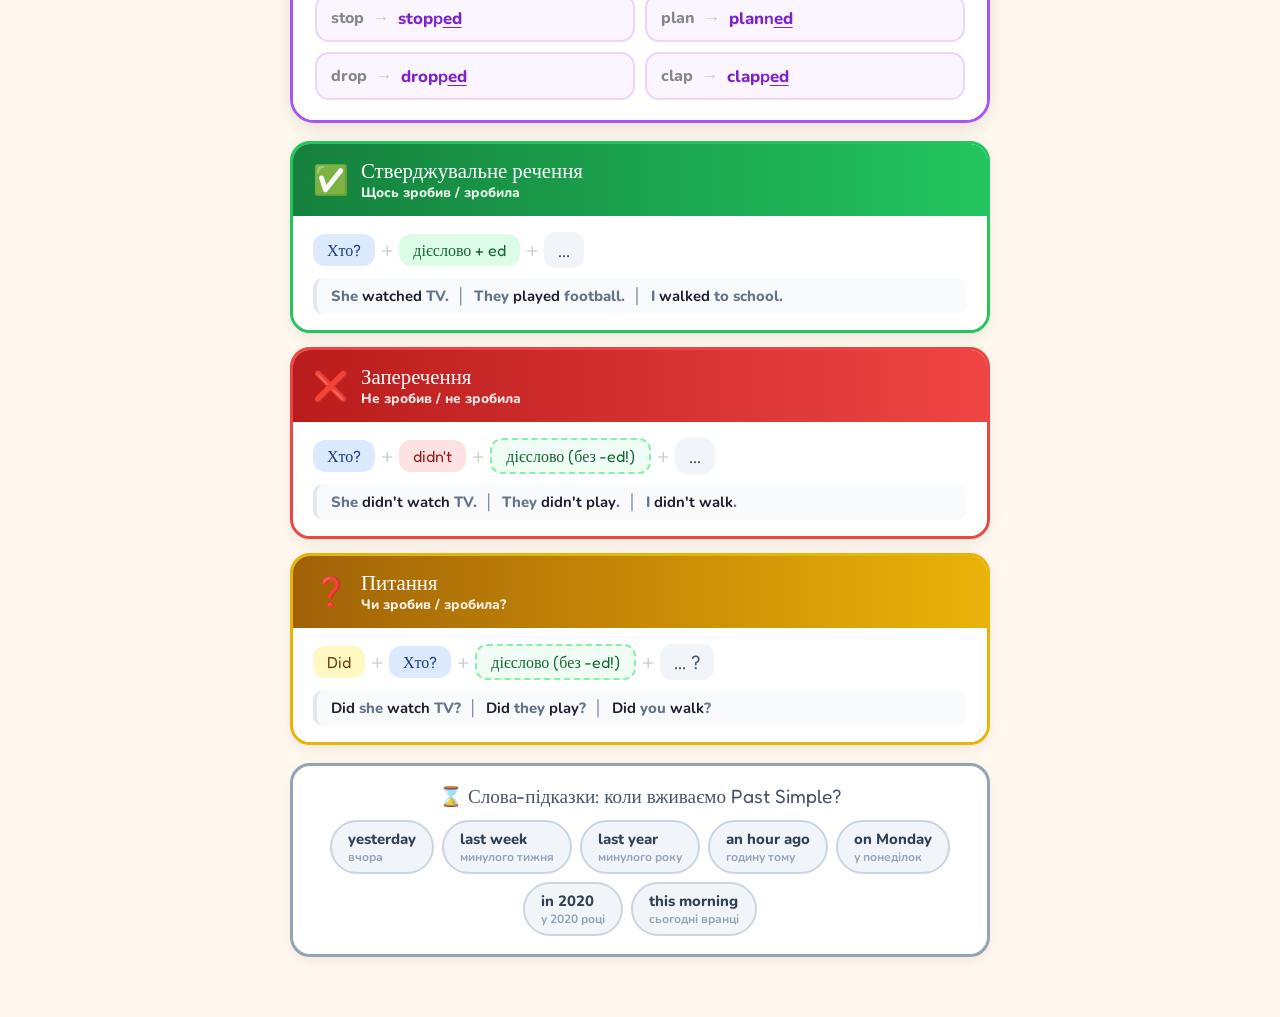
<file: Eng_template_files/past_simple_ua_grade3.html>
<!DOCTYPE html>
<html lang="uk">

<head>
  <meta charset="UTF-8">
  <meta name="viewport" content="width=device-width, initial-scale=1.0">
  <title>Past Simple для дітей</title>
  <link href="https://fonts.googleapis.com/css2?family=Fredoka+One&family=Nunito:wght@700;800;900&display=swap"
    rel="stylesheet">
  <style>
    * {
      box-sizing: border-box;
      margin: 0;
      padding: 0;
    }

    body {
      font-family: 'Nunito', sans-serif;
      background: #fff9f0;
      padding: 24px 14px 60px;
      min-height: 100vh;
    }

    h1 {
      font-family: 'Fredoka One', cursive;
      text-align: center;
      font-size: clamp(2rem, 7vw, 3.2rem);
      color: #1e1e2e;
      margin-bottom: 4px;
    }

    .sub {
      text-align: center;
      font-size: 1rem;
      font-weight: 800;
      color: #888;
      margin-bottom: 30px;
    }

    /* ---- BIG INTRO ---- */
    .intro {
      max-width: 700px;
      margin: 0 auto 30px;
      background: #ffecd2;
      border-radius: 24px;
      padding: 22px 24px;
      border: 3px solid #ffb347;
      text-align: center;
      font-size: 1.15rem;
      font-weight: 800;
      color: #7c3500;
      line-height: 1.8;
    }

    .intro .big {
      font-size: 1.6rem;
      display: block;
      margin-bottom: 6px;
    }

    /* ---- RULE CARDS ---- */
    .rules {
      max-width: 700px;
      margin: 0 auto;
      display: flex;
      flex-direction: column;
      gap: 18px;
    }

    .rule {
      border-radius: 24px;
      overflow: hidden;
      box-shadow: 0 6px 20px rgba(0, 0, 0, 0.10);
      border: 3px solid;
    }

    .rule-head {
      padding: 16px 22px;
      display: flex;
      align-items: center;
      gap: 16px;
      cursor: pointer;
      user-select: none;
    }

    .rule-emoji {
      font-size: 2.4rem;
      flex-shrink: 0;
    }

    .rule-title {
      font-family: 'Fredoka One', cursive;
      font-size: 1.5rem;
      color: #fff;
      line-height: 1.2;
    }

    .rule-ua {
      font-size: .9rem;
      color: rgba(255, 255, 255, .9);
      font-weight: 800;
      margin-top: 2px;
    }

    .rule-body {
      background: #fff;
      padding: 20px 22px;
    }

    /* formula */
    .formula-row {
      display: flex;
      align-items: center;
      justify-content: center;
      gap: 10px;
      margin-bottom: 18px;
      flex-wrap: wrap;
    }

    .fbox {
      font-family: 'Fredoka One', cursive;
      font-size: 1.4rem;
      padding: 10px 22px;
      border-radius: 16px;
      text-align: center;
    }

    .farrow {
      font-size: 2rem;
      color: #ccc;
    }

    /* examples */
    .examples {
      display: grid;
      grid-template-columns: 1fr 1fr;
      gap: 10px;
    }

    @media(max-width:440px) {
      .examples {
        grid-template-columns: 1fr;
      }
    }

    .ex {
      display: flex;
      align-items: center;
      gap: 8px;
      border-radius: 14px;
      padding: 10px 14px;
      font-size: 1rem;
      font-weight: 800;
    }

    .ex .base {
      color: #888;
    }

    .ex .arr {
      color: #ccc;
      font-size: 1.1rem;
    }

    .ex .past {
      font-size: 1.05rem;
    }

    .ex .ending {
      text-decoration: underline;
      text-underline-offset: 3px;
    }

    /* colour schemes */
    .r1 {
      border-color: #3b82f6;
    }

    .r1 .rule-head {
      background: linear-gradient(90deg, #1d4ed8, #3b82f6);
    }

    .r1 .fbox.verb {
      background: #dbeafe;
      color: #1e3a8a;
    }

    .r1 .fbox.end {
      background: #3b82f6;
      color: #fff;
    }

    .r1 .ex {
      background: #eff6ff;
      border: 2px solid #bfdbfe;
    }

    .r1 .ex .past {
      color: #1d4ed8;
    }

    .r2 {
      border-color: #22c55e;
    }

    .r2 .rule-head {
      background: linear-gradient(90deg, #15803d, #22c55e);
    }

    .r2 .fbox.verb {
      background: #dcfce7;
      color: #14532d;
    }

    .r2 .fbox.end {
      background: #22c55e;
      color: #fff;
    }

    .r2 .ex {
      background: #f0fdf4;
      border: 2px solid #bbf7d0;
    }

    .r2 .ex .past {
      color: #15803d;
    }

    .r3 {
      border-color: #f97316;
    }

    .r3 .rule-head {
      background: linear-gradient(90deg, #c2410c, #f97316);
    }

    .r3 .fbox.verb {
      background: #ffedd5;
      color: #7c2d12;
    }

    .r3 .fbox.end {
      background: #f97316;
      color: #fff;
    }

    .r3 .ex {
      background: #fff7ed;
      border: 2px solid #fed7aa;
    }

    .r3 .ex .past {
      color: #c2410c;
    }

    .r4 {
      border-color: #a855f7;
    }

    .r4 .rule-head {
      background: linear-gradient(90deg, #7e22ce, #a855f7);
    }

    .r4 .fbox.verb {
      background: #f3e8ff;
      color: #581c87;
    }

    .r4 .fbox.end {
      background: #a855f7;
      color: #fff;
    }

    .r4 .ex {
      background: #faf5ff;
      border: 2px solid #e9d5ff;
    }

    .r4 .ex .past {
      color: #7e22ce;
    }

    /* ---- SENTENCE SECTION ---- */
    .sent-section {
      max-width: 700px;
      margin: 18px auto 0;
      display: flex;
      flex-direction: column;
      gap: 14px;
    }

    .sent-card {
      border-radius: 20px;
      overflow: hidden;
      border: 3px solid;
      box-shadow: 0 4px 16px rgba(0, 0, 0, .08);
    }

    .sent-head {
      padding: 14px 20px;
      display: flex;
      align-items: center;
      gap: 12px;
    }

    .sent-head .sh-emoji {
      font-size: 1.8rem;
    }

    .sent-head .sh-title {
      font-family: 'Fredoka One', cursive;
      font-size: 1.3rem;
      color: #fff;
    }

    .sent-head .sh-ua {
      font-size: .85rem;
      color: rgba(255, 255, 255, .9);
      font-weight: 800;
    }

    .sent-body {
      background: #fff;
      padding: 16px 20px;
      display: flex;
      flex-direction: column;
      gap: 10px;
    }

    .pill-row {
      display: flex;
      align-items: center;
      gap: 6px;
      flex-wrap: wrap;
    }

    .pill {
      font-family: 'Fredoka One', cursive;
      font-size: 1rem;
      padding: 6px 14px;
      border-radius: 12px;
    }

    .pill.who {
      background: #dbeafe;
      color: #1e3a8a;
    }

    .pill.verb {
      background: #dcfce7;
      color: #166534;
    }

    .pill.neg {
      background: #fee2e2;
      color: #991b1b;
    }

    .pill.did {
      background: #fef9c3;
      color: #713f12;
    }

    .pill.dot {
      background: #f1f5f9;
      color: #475569;
      font-size: 1.2rem;
    }

    .pill.base {
      background: #f0fdf4;
      color: #166534;
      border: 2px dashed #86efac;
    }

    .sent-ex {
      font-size: .93rem;
      font-weight: 800;
      color: #64748b;
      padding: 8px 14px;
      background: #f8fafc;
      border-radius: 10px;
      border-left: 4px solid #e2e8f0;
    }

    .sent-ex b {
      color: #1e1e2e;
    }

    .sc1 {
      border-color: #22c55e;
    }

    .sc1 .sent-head {
      background: linear-gradient(90deg, #15803d, #22c55e);
    }

    .sc2 {
      border-color: #ef4444;
    }

    .sc2 .sent-head {
      background: linear-gradient(90deg, #b91c1c, #ef4444);
    }

    .sc3 {
      border-color: #eab308;
    }

    .sc3 .sent-head {
      background: linear-gradient(90deg, #a16207, #eab308);
    }

    /* time words */
    .time-box {
      max-width: 700px;
      margin: 18px auto 0;
      background: #fff;
      border-radius: 20px;
      border: 3px solid #94a3b8;
      padding: 18px 20px;
      box-shadow: 0 4px 14px rgba(0, 0, 0, .07);
    }

    .time-title {
      font-family: 'Fredoka One', cursive;
      font-size: 1.2rem;
      color: #475569;
      margin-bottom: 12px;
      text-align: center;
    }

    .time-chips {
      display: flex;
      flex-wrap: wrap;
      gap: 8px;
      justify-content: center;
    }

    .tc {
      padding: 7px 16px;
      border-radius: 50px;
      font-weight: 800;
      font-size: .93rem;
      background: #f1f5f9;
      border: 2px solid #cbd5e1;
      color: #334155;
    }

    .tc span {
      display: block;
      font-size: .75rem;
      color: #94a3b8;
      font-weight: 700;
    }
  </style>
</head>

<body>

  <h1>&#9889; Past Simple</h1>
  <p class="sub">Минулий час &mdash; що робив / робила вчора?</p>

  <!-- INTRO -->
  <div class="intro">
    <span class="big">&#128336; Коли щось вже трапилось &mdash; вчора, минулого тижня &mdash;<br>ми змінюємо
      дієслово!</span>
    play &#8594; play<b>ed</b> &nbsp;&nbsp; walk &#8594; walk<b>ed</b> &nbsp;&nbsp; dance &#8594; danc<b>ed</b>
  </div>

  <div class="rules">

    <!-- RULE 1 -->
    <div class="rule r1">
      <div class="rule-head">
        <div class="rule-emoji">&#128640;</div>
        <div>
          <div class="rule-title">Правило 1 &mdash; просто додай <b>-ed</b></div>
          <div class="rule-ua">Більшість дієслів</div>
        </div>
      </div>
      <div class="rule-body">
        <div class="formula-row">
          <div class="fbox verb">дієслово</div>
          <div class="farrow">+</div>
          <div class="fbox end">ed</div>
        </div>
        <div class="examples">
          <div class="ex"><span class="base">play</span><span class="arr">&#8594;</span><span class="past">play<span
                class="ending">ed</span></span></div>
          <div class="ex"><span class="base">watch</span><span class="arr">&#8594;</span><span class="past">watch<span
                class="ending">ed</span></span></div>
          <div class="ex"><span class="base">walk</span><span class="arr">&#8594;</span><span class="past">walk<span
                class="ending">ed</span></span></div>
          <div class="ex"><span class="base">clean</span><span class="arr">&#8594;</span><span class="past">clean<span
                class="ending">ed</span></span></div>
          <div class="ex"><span class="base">visit</span><span class="arr">&#8594;</span><span class="past">visit<span
                class="ending">ed</span></span></div>
          <div class="ex"><span class="base">talk</span><span class="arr">&#8594;</span><span class="past">talk<span
                class="ending">ed</span></span></div>
        </div>
      </div>
    </div>

    <!-- RULE 2 -->
    <div class="rule r2">
      <div class="rule-head">
        <div class="rule-emoji">&#128161;</div>
        <div>
          <div class="rule-title">Правило 2 &mdash; закінчується на <b>-e</b>?</div>
          <div class="rule-ua">Додай лише <b>-d</b> (бо <b>e</b> вже є!)</div>
        </div>
      </div>
      <div class="rule-body">
        <div class="formula-row">
          <div class="fbox verb">дієслово + <b style="color:#15803d">e</b></div>
          <div class="farrow">+</div>
          <div class="fbox end">d</div>
        </div>
        <div class="examples">
          <div class="ex"><span class="base">like</span><span class="arr">&#8594;</span><span class="past">lik<span
                class="ending">ed</span></span></div>
          <div class="ex"><span class="base">live</span><span class="arr">&#8594;</span><span class="past">liv<span
                class="ending">ed</span></span></div>
          <div class="ex"><span class="base">dance</span><span class="arr">&#8594;</span><span class="past">danc<span
                class="ending">ed</span></span></div>
          <div class="ex"><span class="base">love</span><span class="arr">&#8594;</span><span class="past">lov<span
                class="ending">ed</span></span></div>
        </div>
      </div>
    </div>

    <!-- RULE 3 -->
    <div class="rule r3">
      <div class="rule-head">
        <div class="rule-emoji">&#128260;</div>
        <div>
          <div class="rule-title">Правило 3 &mdash; закінчується на <b>-y</b>?</div>
          <div class="rule-ua">Змінюємо <b>y</b> на <b>ied</b></div>
        </div>
      </div>
      <div class="rule-body">
        <div class="formula-row">
          <div class="fbox verb">дієслово + <b style="color:#c2410c">y</b></div>
          <div class="farrow">&#8594;</div>
          <div class="fbox end">ied</div>
        </div>
        <div class="examples">
          <div class="ex"><span class="base">study</span><span class="arr">&#8594;</span><span class="past">stud<span
                class="ending">ied</span></span></div>
          <div class="ex"><span class="base">try</span><span class="arr">&#8594;</span><span class="past">tr<span
                class="ending">ied</span></span></div>
          <div class="ex"><span class="base">carry</span><span class="arr">&#8594;</span><span class="past">carr<span
                class="ending">ied</span></span></div>
          <div class="ex"><span class="base">cry</span><span class="arr">&#8594;</span><span class="past">cr<span
                class="ending">ied</span></span></div>
        </div>
      </div>
    </div>

    <!-- RULE 4 -->
    <div class="rule r4">
      <div class="rule-head">
        <div class="rule-emoji">&#9889;</div>
        <div>
          <div class="rule-title">Правило 4 &mdash; коротке слово? Подвій!</div>
          <div class="rule-ua">приголосна + голосна + приголосна &#8594; подвоїти останню</div>
        </div>
      </div>
      <div class="rule-body">
        <div class="formula-row">
          <div class="fbox verb">stop</div>
          <div class="farrow">&#8594;</div>
          <div class="fbox end">stop<b>p</b>ed</div>
        </div>
        <div class="examples">
          <div class="ex"><span class="base">stop</span><span class="arr">&#8594;</span><span
              class="past">stop<b>p</b><span class="ending">ed</span></span></div>
          <div class="ex"><span class="base">plan</span><span class="arr">&#8594;</span><span
              class="past">plan<b>n</b><span class="ending">ed</span></span></div>
          <div class="ex"><span class="base">drop</span><span class="arr">&#8594;</span><span
              class="past">drop<b>p</b><span class="ending">ed</span></span></div>
          <div class="ex"><span class="base">clap</span><span class="arr">&#8594;</span><span
              class="past">clap<b>p</b><span class="ending">ed</span></span></div>
        </div>
      </div>
    </div>

  </div>

  <!-- SENTENCES -->
  <div class="sent-section">

    <div class="sent-card sc1">
      <div class="sent-head">
        <div class="sh-emoji">&#9989;</div>
        <div>
          <div class="sh-title">Стверджувальне речення</div>
          <div class="sh-ua">Щось зробив / зробила</div>
        </div>
      </div>
      <div class="sent-body">
        <div class="pill-row">
          <span class="pill who">Хто?</span>
          <span style="font-size:1.3rem;color:#ccc">+</span>
          <span class="pill verb">дієслово + ed</span>
          <span style="font-size:1.3rem;color:#ccc">+</span>
          <span class="pill dot">...</span>
        </div>
        <div class="sent-ex">She <b>watched</b> TV. &nbsp;&#9474;&nbsp; They <b>played</b> football. &nbsp;&#9474;&nbsp;
          I <b>walked</b> to school.</div>
      </div>
    </div>

    <div class="sent-card sc2">
      <div class="sent-head">
        <div class="sh-emoji">&#10060;</div>
        <div>
          <div class="sh-title">Заперечення</div>
          <div class="sh-ua">Не зробив / не зробила</div>
        </div>
      </div>
      <div class="sent-body">
        <div class="pill-row">
          <span class="pill who">Хто?</span>
          <span style="font-size:1.3rem;color:#ccc">+</span>
          <span class="pill neg">didn&apos;t</span>
          <span style="font-size:1.3rem;color:#ccc">+</span>
          <span class="pill base">дієслово (без -ed!)</span>
          <span style="font-size:1.3rem;color:#ccc">+</span>
          <span class="pill dot">...</span>
        </div>
        <div class="sent-ex">She <b>didn&apos;t watch</b> TV. &nbsp;&#9474;&nbsp; They <b>didn&apos;t play</b>.
          &nbsp;&#9474;&nbsp; I <b>didn&apos;t walk</b>.</div>
      </div>
    </div>

    <div class="sent-card sc3">
      <div class="sent-head">
        <div class="sh-emoji">&#10067;</div>
        <div>
          <div class="sh-title">Питання</div>
          <div class="sh-ua">Чи зробив / зробила?</div>
        </div>
      </div>
      <div class="sent-body">
        <div class="pill-row">
          <span class="pill did">Did</span>
          <span style="font-size:1.3rem;color:#ccc">+</span>
          <span class="pill who">Хто?</span>
          <span style="font-size:1.3rem;color:#ccc">+</span>
          <span class="pill base">дієслово (без -ed!)</span>
          <span style="font-size:1.3rem;color:#ccc">+</span>
          <span class="pill dot">... ?</span>
        </div>
        <div class="sent-ex"><b>Did</b> she <b>watch</b> TV? &nbsp;&#9474;&nbsp; <b>Did</b> they <b>play</b>?
          &nbsp;&#9474;&nbsp; <b>Did</b> you <b>walk</b>?</div>
      </div>
    </div>

  </div>

  <!-- TIME WORDS -->
  <div class="time-box">
    <div class="time-title">&#8987; Слова-підказки: коли вживаємо Past Simple?</div>
    <div class="time-chips">
      <div class="tc">yesterday <span>вчора</span></div>
      <div class="tc">last week <span>минулого тижня</span></div>
      <div class="tc">last year <span>минулого року</span></div>
      <div class="tc">an hour ago <span>годину тому</span></div>
      <div class="tc">on Monday <span>у понеділок</span></div>
      <div class="tc">in 2020 <span>у 2020 році</span></div>
      <div class="tc">this morning <span>сьогодні вранці</span></div>
    </div>
  </div>

</body>

</html>
</file>
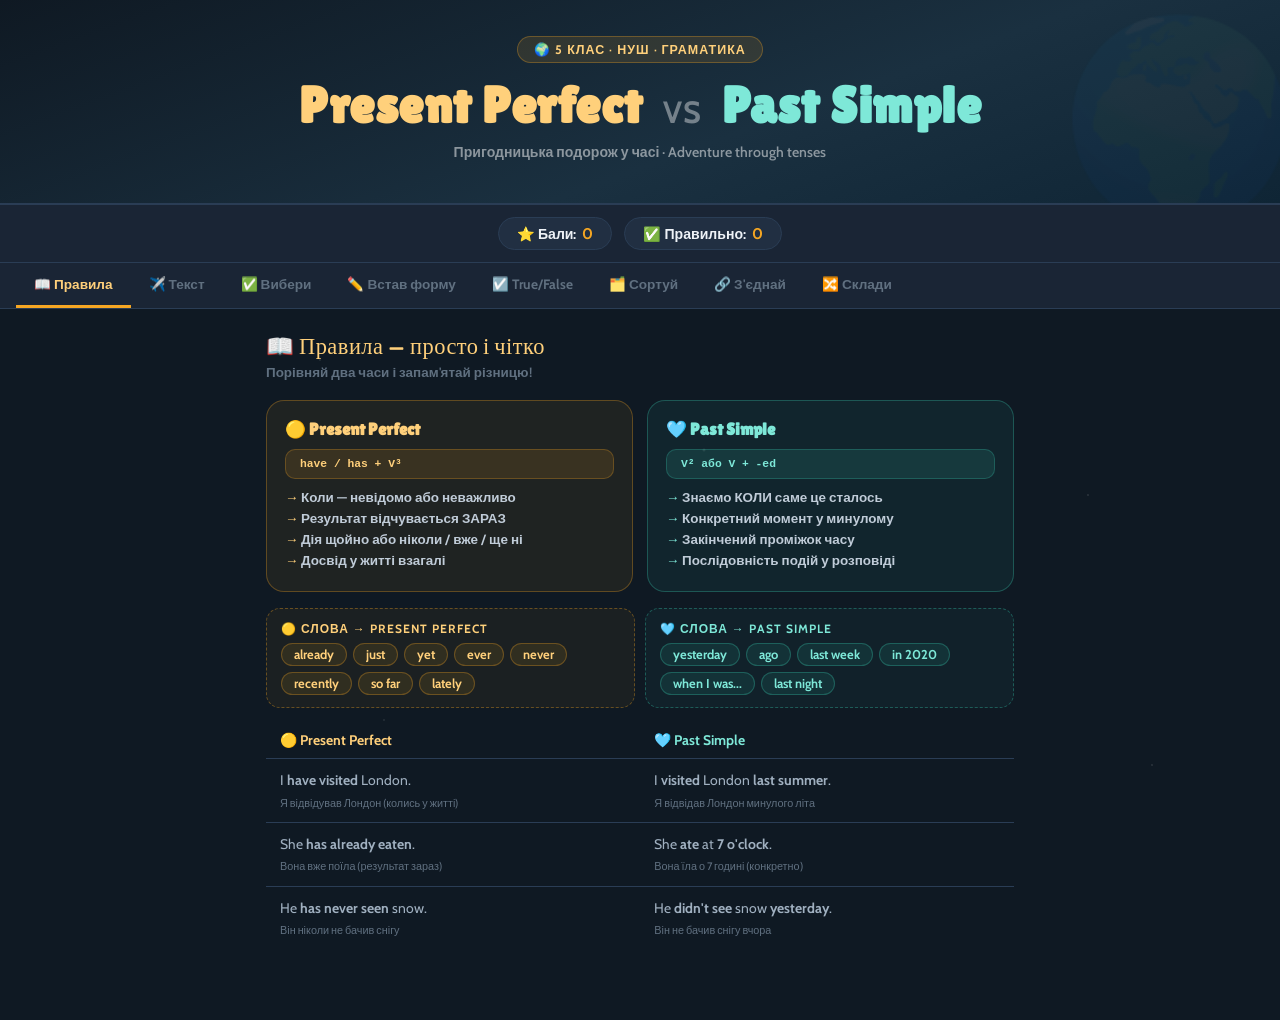
<file: Eng_template_files/pp_vs_ps.html>
<!DOCTYPE html>
<html lang="uk">
<head>
<meta charset="UTF-8">
<meta name="viewport" content="width=device-width, initial-scale=1.0">
<title>Present Perfect vs Past Simple – 5 клас 🌍</title>
<link href="https://fonts.googleapis.com/css2?family=Cabin:wght@400;600;700&family=Lilita+One&display=swap" rel="stylesheet">
<style>
:root {
  --bg:     #0f1923;
  --card:   #1a2535;
  --card2:  #212f42;
  --pp:     #f5a623;
  --pp2:    #ffd07b;
  --ps:     #38c9b0;
  --ps2:    #7ee8d8;
  --red:    #ff5c5c;
  --green:  #4ade80;
  --text:   #eef2f7;
  --muted:  #607080;
  --border: #2a3d55;
  --gold:   #f5a623;
}
*{box-sizing:border-box;margin:0;padding:0}
body{
  font-family:'Cabin',sans-serif;
  background:var(--bg);
  color:var(--text);
  min-height:100vh;
  overflow-x:hidden;
}

/* star bg */
body::before{
  content:'';
  position:fixed;inset:0;
  background-image:
    radial-gradient(1px 1px at 10% 15%, rgba(255,255,255,.35) 0%, transparent 100%),
    radial-gradient(1px 1px at 25% 40%, rgba(255,255,255,.25) 0%, transparent 100%),
    radial-gradient(1px 1px at 45% 10%, rgba(255,255,255,.3) 0%, transparent 100%),
    radial-gradient(1px 1px at 70% 30%, rgba(255,255,255,.2) 0%, transparent 100%),
    radial-gradient(1px 1px at 85% 55%, rgba(255,255,255,.3) 0%, transparent 100%),
    radial-gradient(1px 1px at 60% 70%, rgba(255,255,255,.2) 0%, transparent 100%),
    radial-gradient(1px 1px at 30% 80%, rgba(255,255,255,.25) 0%, transparent 100%),
    radial-gradient(1px 1px at 90% 85%, rgba(255,255,255,.3) 0%, transparent 100%),
    radial-gradient(2px 2px at 55% 50%, rgba(255,255,255,.15) 0%, transparent 100%);
  pointer-events:none;z-index:0;
}

/* HERO */
.hero{
  position:relative;z-index:1;
  background:linear-gradient(160deg,#0f1923 0%,#1a3040 60%,#0f2535 100%);
  padding:36px 20px 42px;
  text-align:center;
  border-bottom:2px solid var(--border);
  overflow:hidden;
}
.hero::after{
  content:'🌍';
  position:absolute;font-size:12em;opacity:.04;
  bottom:-30px;right:-20px;
}
.hero-badge{
  display:inline-flex;align-items:center;gap:8px;
  background:rgba(245,166,35,.12);
  border:1.5px solid rgba(245,166,35,.3);
  color:var(--pp2);font-size:.78em;font-weight:700;
  padding:5px 16px;border-radius:20px;
  letter-spacing:1px;margin-bottom:14px;
}
.hero h1{
  font-family:'Lilita One',cursive;
  font-size:clamp(1.8em,6vw,3.2em);
  line-height:1.1;margin-bottom:10px;
  letter-spacing:.5px;
}
.hero h1 .pp-c{color:var(--pp2);}
.hero h1 .ps-c{color:var(--ps2);}
.hero h1 .vs-c{
  color:rgba(255,255,255,.4);font-size:.6em;
  font-family:'Cabin',sans-serif;font-weight:700;
  margin:0 10px;
}
.hero p{color:rgba(255,255,255,.5);font-size:.88em;font-weight:600;}

/* SCORE */
.score-bar{
  position:relative;z-index:1;
  display:flex;justify-content:center;gap:12px;flex-wrap:wrap;
  padding:12px 16px;
  background:var(--card);
  border-bottom:1px solid var(--border);
}
.s-chip{
  display:flex;align-items:center;gap:6px;
  background:var(--card2);border:1px solid var(--border);
  border-radius:25px;padding:6px 18px;
  font-weight:700;font-size:.88em;
}
.s-chip .v{color:var(--gold);font-size:1.1em;}

/* TABS */
.tabs{
  position:relative;z-index:1;
  display:flex;overflow-x:auto;
  background:var(--card);border-bottom:1px solid var(--border);
  padding:0 16px;
}
.tabs::-webkit-scrollbar{height:0}
.tab{
  flex-shrink:0;padding:13px 18px;
  font-family:'Cabin',sans-serif;font-size:.85em;font-weight:700;
  color:var(--muted);cursor:pointer;
  border-bottom:3px solid transparent;
  transition:all .2s;white-space:nowrap;
}
.tab:hover{color:var(--pp2);}
.tab.active{color:var(--pp2);border-bottom-color:var(--pp);}

/* WRAP */
.wrap{position:relative;z-index:1;max-width:780px;margin:0 auto;padding:24px 16px 70px;}
.sec{display:none;animation:fadeUp .3s ease;}
.sec.active{display:block;}
@keyframes fadeUp{from{opacity:0;transform:translateY(10px)}to{opacity:1;transform:translateY(0)}}

.sec-title{
  font-family:'Lilita One',cursive;
  font-size:1.4em;color:var(--pp2);
  margin-bottom:4px;letter-spacing:.5px;
}
.sec-desc{color:var(--muted);font-size:.84em;font-weight:600;margin-bottom:20px;}

/* CARD */
.card{
  background:var(--card);border:1px solid var(--border);
  border-radius:20px;padding:22px 24px;margin-bottom:16px;
  box-shadow:0 4px 24px rgba(0,0,0,.25);
}

/* ===== RULE ===== */
.rule-cols{display:flex;gap:14px;flex-wrap:wrap;margin-bottom:16px;}
.rule-half{
  flex:1;min-width:220px;border-radius:18px;padding:18px;border:1.5px solid;
}
.rule-half.pp-h{background:rgba(245,166,35,.07);border-color:rgba(245,166,35,.3);}
.rule-half.ps-h{background:rgba(56,201,176,.07);border-color:rgba(56,201,176,.3);}
.rule-half h3{
  font-family:'Lilita One',cursive;
  font-size:1.05em;margin-bottom:10px;
  display:flex;align-items:center;gap:8px;
}
.pp-h h3{color:var(--pp2);}
.ps-h h3{color:var(--ps2);}
.formula{
  border-radius:10px;padding:8px 14px;
  font-size:.87em;font-weight:700;font-family:monospace;
  margin-bottom:10px;border:1px solid;
}
.pp-h .formula{background:rgba(245,166,35,.12);border-color:rgba(245,166,35,.25);color:var(--pp2);}
.ps-h .formula{background:rgba(56,201,176,.12);border-color:rgba(56,201,176,.25);color:var(--ps2);}
.rule-li{font-size:.84em;font-weight:600;color:#c0ccd8;margin-bottom:5px;padding-left:16px;position:relative;}
.rule-li::before{content:'→';position:absolute;left:0;}
.pp-h .rule-li::before{color:var(--pp2);}
.ps-h .rule-li::before{color:var(--ps2);}
.kw-strip{display:flex;gap:10px;flex-wrap:wrap;margin-bottom:14px;}
.kw-box{flex:1;min-width:200px;border-radius:14px;padding:12px 14px;border:1px dashed;}
.kw-box.pp-kw{border-color:rgba(245,166,35,.35);background:rgba(245,166,35,.05);}
.kw-box.ps-kw{border-color:rgba(56,201,176,.35);background:rgba(56,201,176,.05);}
.kw-box h4{font-size:.75em;font-weight:700;text-transform:uppercase;letter-spacing:1px;margin-bottom:7px;}
.pp-kw h4{color:var(--pp2);}
.ps-kw h4{color:var(--ps2);}
.kw-chips{display:flex;flex-wrap:wrap;gap:6px;}
.kw-chip{border-radius:16px;padding:3px 12px;font-size:.8em;font-weight:700;border:1px solid;}
.pp-kw .kw-chip{background:rgba(245,166,35,.1);border-color:rgba(245,166,35,.3);color:var(--pp2);}
.ps-kw .kw-chip{background:rgba(56,201,176,.1);border-color:rgba(56,201,176,.3);color:var(--ps2);}

/* ===== STORY ===== */
.story-card{
  background:linear-gradient(135deg,#1a2a1a,#1a2535);
  border:1.5px solid rgba(74,222,128,.2);
  border-radius:20px;padding:22px 24px;
  line-height:2;font-size:.93em;color:#c8d8c0;
  margin-bottom:14px;
}
.story-card .s-title{
  font-family:'Lilita One',cursive;
  font-size:1.2em;color:var(--gold);
  margin-bottom:14px;display:flex;align-items:center;gap:10px;
}
.hl-pp{color:var(--pp2);font-weight:700;}
.hl-ps{color:var(--ps2);font-weight:700;}
.legend{
  display:flex;gap:14px;flex-wrap:wrap;
  background:var(--card2);border-radius:12px;
  padding:10px 14px;font-size:.82em;font-weight:600;
  border:1px solid var(--border);
}
.leg{display:flex;align-items:center;gap:7px;}
.ldot{width:10px;height:10px;border-radius:50%;flex-shrink:0;}
.transl-box{
  background:rgba(255,255,255,.04);border:1px solid var(--border);
  border-radius:14px;padding:14px 18px;margin-top:12px;
  font-size:.85em;color:#8090a0;line-height:1.85;
}

/* ===== SHARED TASKS ===== */
.q-block{
  background:var(--card);border:1px solid var(--border);
  border-radius:16px;padding:16px 18px;margin-bottom:12px;
  box-shadow:0 2px 12px rgba(0,0,0,.2);transition:border-color .2s;
}
.q-block.ok{border-color:var(--green);background:rgba(74,222,128,.05);}
.q-block.no{border-color:var(--red);background:rgba(255,92,92,.05);}
.q-num{
  display:inline-flex;align-items:center;justify-content:center;
  width:24px;height:24px;border-radius:50%;
  font-size:.75em;font-weight:700;margin-right:8px;
  background:var(--pp);color:#000;flex-shrink:0;
}
.q-txt{font-weight:600;font-size:.93em;line-height:1.6;margin-bottom:12px;}
.opts{display:flex;gap:8px;flex-wrap:wrap;margin-left:32px;}
.opt{
  background:var(--card2);border:1.5px solid var(--border);
  color:var(--text);padding:7px 18px;border-radius:22px;
  cursor:pointer;font-family:'Cabin',sans-serif;
  font-size:.87em;font-weight:700;transition:all .18s;
}
.opt:hover:not(:disabled){border-color:var(--pp);color:var(--pp2);}
.opt.correct{background:rgba(74,222,128,.15);border-color:var(--green);color:#4ade80;}
.opt.wrong{background:rgba(255,92,92,.15);border-color:var(--red);color:#ff5c5c;}
.q-fb{margin-top:8px;margin-left:32px;font-size:.82em;font-weight:700;min-height:16px;}
.q-fb.ok{color:var(--green);}.q-fb.no{color:var(--red);}

/* TF */
.tf-row{
  background:var(--card);border:1px solid var(--border);
  border-radius:14px;padding:13px 16px;margin-bottom:10px;
  display:flex;align-items:center;gap:12px;flex-wrap:wrap;
  transition:border-color .2s;box-shadow:0 2px 10px rgba(0,0,0,.15);
}
.tf-row.ok{border-color:var(--green);background:rgba(74,222,128,.05);}
.tf-row.no{border-color:var(--red);background:rgba(255,92,92,.05);}
.tf-stmt{font-weight:600;font-size:.9em;flex:1;min-width:200px;line-height:1.5;}
.tf-btns{display:flex;gap:8px;}
.tf-btn{
  background:var(--card2);border:1.5px solid var(--border);
  color:var(--text);padding:6px 16px;border-radius:20px;cursor:pointer;
  font-family:'Cabin',sans-serif;font-size:.85em;font-weight:700;transition:all .18s;
}
.tf-btn:hover:not(:disabled){border-color:var(--pp);color:var(--pp2);}
.tf-btn.correct{background:rgba(74,222,128,.15);border-color:var(--green);color:#4ade80;}
.tf-btn.wrong{background:rgba(255,92,92,.15);border-color:var(--red);color:#ff5c5c;}
.tf-fb{font-size:.8em;font-weight:700;width:100%;margin-top:2px;}
.tf-fb.ok{color:var(--green);}.tf-fb.no{color:var(--red);}

/* FILL */
.fill-row{
  background:var(--card);border:1px solid var(--border);
  border-radius:14px;padding:13px 16px;margin-bottom:10px;
  display:flex;align-items:center;gap:8px;flex-wrap:wrap;
  font-size:.92em;font-weight:600;
  box-shadow:0 2px 10px rgba(0,0,0,.15);
}
.fill-inp{
  border:none;border-bottom:2.5px solid var(--pp);
  background:transparent;font-family:'Cabin',sans-serif;
  font-size:.95em;font-weight:700;color:var(--pp2);
  width:170px;outline:none;text-align:center;padding:2px 4px;
  transition:border-color .2s;
}
.fill-inp:focus{border-color:var(--ps);color:var(--ps2);}
.fill-inp.ok{border-color:var(--green);color:#4ade80;}
.fill-inp.bad{border-color:var(--red);color:#ff5c5c;}
.hint-tag{
  background:rgba(245,166,35,.1);border:1px solid rgba(245,166,35,.25);
  border-radius:8px;padding:2px 10px;
  font-size:.72em;color:var(--pp2);font-weight:600;
}

/* SORT */
.sort-bins{display:flex;gap:14px;flex-wrap:wrap;margin-bottom:14px;}
.sort-bin{
  flex:1;min-width:200px;border-radius:18px;
  border:1.5px dashed;padding:14px;min-height:120px;
}
.sort-bin.pp-bin{border-color:rgba(245,166,35,.4);background:rgba(245,166,35,.04);}
.sort-bin.ps-bin{border-color:rgba(56,201,176,.4);background:rgba(56,201,176,.04);}
.sort-bin h3{font-family:'Lilita One',cursive;font-size:.95em;margin-bottom:10px;}
.pp-bin h3{color:var(--pp2);}.ps-bin h3{color:var(--ps2);}
.bin-items{display:flex;flex-wrap:wrap;gap:7px;min-height:36px;}
.sort-pool{display:flex;flex-wrap:wrap;gap:9px;justify-content:center;margin-bottom:14px;}
.sort-chip{
  background:var(--card2);border:1.5px solid var(--border);
  border-radius:20px;padding:8px 16px;cursor:pointer;
  font-size:.87em;font-weight:700;transition:all .2s;
  box-shadow:0 2px 8px rgba(0,0,0,.2);
}
.sort-chip:hover{transform:translateY(-2px);border-color:var(--pp);color:var(--pp2);}
.bin-chip{
  border-radius:16px;padding:7px 12px;font-size:.82em;
  font-weight:700;cursor:pointer;border:1.5px solid;
}
.bin-chip.pp-p{background:rgba(245,166,35,.12);border-color:var(--pp);color:var(--pp2);}
.bin-chip.ps-p{background:rgba(56,201,176,.12);border-color:var(--ps);color:var(--ps2);}
.bin-chip.cor{background:rgba(74,222,128,.15);border-color:var(--green);color:#4ade80;}
.bin-chip.wrn{background:rgba(255,92,92,.15);border-color:var(--red);color:#ff5c5c;}

/* DRAG */
.drag-prog{font-size:.82em;color:var(--muted);font-weight:600;margin-bottom:8px;}
.built-box{
  min-height:46px;background:rgba(245,166,35,.05);
  border:1.5px dashed rgba(245,166,35,.3);
  border-radius:14px;padding:10px 12px;
  display:flex;flex-wrap:wrap;gap:8px;margin-bottom:10px;align-items:center;
}
.bank-lbl{font-size:.78em;color:var(--muted);font-weight:600;margin-bottom:6px;}
.word-bank{
  display:flex;flex-wrap:wrap;gap:8px;
  background:var(--card2);border-radius:14px;
  padding:10px;min-height:46px;margin-bottom:12px;
}
.w-chip{
  background:linear-gradient(135deg,var(--pp),#e8860a);
  color:#000;padding:7px 14px;border-radius:20px;cursor:pointer;
  font-size:.87em;font-weight:700;user-select:none;
  transition:transform .12s,opacity .2s;
  box-shadow:0 2px 8px rgba(245,166,35,.3);
}
.w-chip:hover{transform:scale(1.06);}
.w-chip.used{opacity:.2;pointer-events:none;}
.chosen-chip{
  background:var(--card2);border:1.5px solid var(--pp);
  color:var(--pp2);padding:6px 12px;border-radius:16px;
  font-size:.87em;font-weight:700;cursor:pointer;transition:background .15s;
}
.chosen-chip:hover{background:rgba(245,166,35,.12);}

/* MATCH */
.match-cols{display:flex;gap:14px;flex-wrap:wrap;margin-bottom:14px;}
.match-col{flex:1;min-width:140px;}
.match-col h4{font-size:.75em;font-weight:700;color:var(--muted);text-transform:uppercase;letter-spacing:1px;margin-bottom:10px;}
.m-item{
  background:var(--card2);border:1.5px solid var(--border);
  border-radius:12px;padding:10px 14px;margin-bottom:8px;
  cursor:pointer;font-size:.87em;font-weight:700;
  text-align:center;transition:all .18s;
}
.m-item:hover:not(.done){border-color:var(--pp);color:var(--pp2);}
.m-item.sel{background:var(--pp);border-color:var(--pp);color:#000;}
.m-item.ok{background:rgba(74,222,128,.15);border-color:var(--green);color:#4ade80;cursor:default;}
.m-item.nope{background:rgba(255,92,92,.15);border-color:var(--red);color:#ff5c5c;}
.m-item.done{cursor:default;}

/* BUTTONS */
.btn-check{
  background:linear-gradient(135deg,var(--pp),#e8860a);
  color:#000;border:none;padding:11px 26px;border-radius:25px;
  cursor:pointer;font-family:'Cabin',sans-serif;
  font-size:.9em;font-weight:700;margin-top:12px;
  box-shadow:0 4px 16px rgba(245,166,35,.35);
  transition:transform .15s,box-shadow .2s;
}
.btn-check:hover{transform:translateY(-2px);box-shadow:0 6px 22px rgba(245,166,35,.5);}
.btn-reset{
  background:transparent;color:var(--muted);
  border:1.5px solid var(--border);padding:9px 20px;
  border-radius:25px;cursor:pointer;
  font-family:'Cabin',sans-serif;font-size:.87em;font-weight:700;
  margin-top:12px;margin-left:10px;transition:all .2s;
}
.btn-reset:hover{color:var(--text);border-color:var(--muted);}
.result-line{margin-top:14px;font-weight:700;font-size:.93em;color:var(--gold);min-height:20px;}

/* COMPARE TABLE */
.cmp-table{width:100%;border-collapse:collapse;font-size:.87em;margin-top:12px;}
.cmp-table th{padding:10px 14px;text-align:left;font-weight:700;border-bottom:1px solid var(--border);}
.cmp-table th:first-child{color:var(--pp2);}
.cmp-table th:last-child{color:var(--ps2);}
.cmp-table td{padding:10px 14px;border-bottom:1px solid var(--border);color:#a0b0c0;vertical-align:top;line-height:1.6;}
.cmp-table tr:last-child td{border-bottom:none;}
.cmp-table .uk{font-size:.78em;color:var(--muted);margin-top:3px;}
</style>
</head>
<body>

<div class="hero">
  <div class="hero-badge">🌍 5 КЛАС · НУШ · ГРАМАТИКА</div>
  <h1>
    <span class="pp-c">Present Perfect</span>
    <span class="vs-c">VS</span>
    <span class="ps-c">Past Simple</span>
  </h1>
  <p>Пригодницька подорож у часі · Adventure through tenses</p>
</div>

<div class="score-bar">
  <div class="s-chip">⭐ Бали: <span class="v" id="sc">0</span></div>
  <div class="s-chip">✅ Правильно: <span class="v" id="cr">0</span></div>
</div>

<div class="tabs">
  <div class="tab active" onclick="showTab(0)">📖 Правила</div>
  <div class="tab" onclick="showTab(1)">✈️ Текст</div>
  <div class="tab" onclick="showTab(2)">✅ Вибери</div>
  <div class="tab" onclick="showTab(3)">✏️ Встав форму</div>
  <div class="tab" onclick="showTab(4)">☑️ True/False</div>
  <div class="tab" onclick="showTab(5)">🗂️ Сортуй</div>
  <div class="tab" onclick="showTab(6)">🔗 З'єднай</div>
  <div class="tab" onclick="showTab(7)">🔀 Склади</div>
</div>

<div class="wrap">

<!-- ===== 0: RULES ===== -->
<div class="sec active" id="s0">
  <div class="sec-title">📖 Правила — просто і чітко</div>
  <p class="sec-desc">Порівняй два часи і запам'ятай різницю!</p>
  <div class="rule-cols">
    <div class="rule-half pp-h">
      <h3>🟡 Present Perfect</h3>
      <div class="formula">have / has + V³</div>
      <div class="rule-li">Коли — <b>невідомо або неважливо</b></div>
      <div class="rule-li">Результат відчувається <b>ЗАРАЗ</b></div>
      <div class="rule-li">Дія <b>щойно</b> або <b>ніколи / вже / ще ні</b></div>
      <div class="rule-li">Досвід у <b>житті</b> взагалі</div>
    </div>
    <div class="rule-half ps-h">
      <h3>🩵 Past Simple</h3>
      <div class="formula">V² або V + -ed</div>
      <div class="rule-li">Знаємо <b>КОЛИ</b> саме це сталось</div>
      <div class="rule-li">Конкретний <b>момент</b> у минулому</div>
      <div class="rule-li">Закінчений <b>проміжок часу</b></div>
      <div class="rule-li">Послідовність <b>подій</b> у розповіді</div>
    </div>
  </div>
  <div class="kw-strip">
    <div class="kw-box pp-kw">
      <h4>🟡 Слова → Present Perfect</h4>
      <div class="kw-chips">
        <span class="kw-chip">already</span><span class="kw-chip">just</span>
        <span class="kw-chip">yet</span><span class="kw-chip">ever</span>
        <span class="kw-chip">never</span><span class="kw-chip">recently</span>
        <span class="kw-chip">so far</span><span class="kw-chip">lately</span>
      </div>
    </div>
    <div class="kw-box ps-kw">
      <h4>🩵 Слова → Past Simple</h4>
      <div class="kw-chips">
        <span class="kw-chip">yesterday</span><span class="kw-chip">ago</span>
        <span class="kw-chip">last week</span><span class="kw-chip">in 2020</span>
        <span class="kw-chip">when I was...</span><span class="kw-chip">last night</span>
      </div>
    </div>
  </div>
  <table class="cmp-table">
    <tr>
      <th>🟡 Present Perfect</th>
      <th>🩵 Past Simple</th>
    </tr>
    <tr>
      <td>I <b>have visited</b> London.<div class="uk">Я відвідував Лондон (колись у житті)</div></td>
      <td>I <b>visited</b> London <b>last summer</b>.<div class="uk">Я відвідав Лондон минулого літа</div></td>
    </tr>
    <tr>
      <td>She <b>has already eaten</b>.<div class="uk">Вона вже поїла (результат зараз)</div></td>
      <td>She <b>ate</b> at <b>7 o'clock</b>.<div class="uk">Вона їла о 7 годині (конкретно)</div></td>
    </tr>
    <tr>
      <td>He <b>has never seen</b> snow.<div class="uk">Він ніколи не бачив снігу</div></td>
      <td>He <b>didn't see</b> snow <b>yesterday</b>.<div class="uk">Він не бачив снігу вчора</div></td>
    </tr>
  </table>
</div>

<!-- ===== 1: TEXT ===== -->
<div class="sec" id="s1">
  <div class="sec-title">✈️ Прочитай текст</div>
  <p class="sec-desc">Знайди <span style="color:var(--pp2);font-weight:700">Present Perfect</span> та <span style="color:var(--ps2);font-weight:700">Past Simple</span> у тексті!</p>
  <div class="story-card">
    <div class="s-title">🌍 Jake — The Young Explorer</div>
    Jake is only 14, but he is already a real explorer!
    He <span class="hl-pp">has visited</span> seven countries in his life.
    Last year, he <span class="hl-ps">travelled</span> to Egypt with his parents.
    They <span class="hl-ps">saw</span> the pyramids and <span class="hl-ps">rode</span> camels in the desert. 🐪<br><br>
    Jake <span class="hl-pp">has never been</span> to Australia, but it is his dream.
    He <span class="hl-pp">has already bought</span> a book about the Great Barrier Reef.
    His friend Mia <span class="hl-ps">went</span> to Sydney two years ago and <span class="hl-ps">told</span> him amazing stories.<br><br>
    "Have you <span class="hl-pp">ever tried</span> diving?" Mia <span class="hl-ps">asked</span> him last Monday.
    "No, I <span class="hl-pp">haven't</span>," Jake <span class="hl-ps">said</span>.
    "But I <span class="hl-pp">have just signed</span> up for diving lessons — I start next week!" 🤿
  </div>
  <div class="legend">
    <div class="leg"><div class="ldot" style="background:var(--pp2)"></div><span style="color:var(--pp2)">Present Perfect</span> — без конкретного часу / результат зараз</div>
    <div class="leg"><div class="ldot" style="background:var(--ps2)"></div><span style="color:var(--ps2)">Past Simple</span> — конкретний час у минулому</div>
  </div>
  <div class="transl-box">
    🇺🇦 <b>Переклад:</b><br>
    Джейку лише 14, але він вже справжній мандрівник! Він відвідав сім країн у своєму житті. Минулого року він поїхав до Єгипту з батьками. Вони побачили піраміди і їздили верхи на верблюдах у пустелі.<br><br>
    Джейк ніколи не був в Австралії, але це його мрія. Він вже купив книгу про Великий Бар'єрний риф. Його подруга Міа їздила до Сіднея два роки тому і розповіла йому неймовірні історії.<br><br>
    "Ти коли-небудь пробував дайвінг?" — запитала його Міа минулого понеділка. "Ні," — сказав Джейк. "Але я щойно записався на уроки дайвінгу — починаю наступного тижня!"
  </div>
</div>

<!-- ===== 2: CHOOSE ===== -->
<div class="sec" id="s2">
  <div class="sec-title">✅ Вибери правильний час</div>
  <p class="sec-desc">Present Perfect чи Past Simple?</p>
  <div id="chooseWrap"></div>
  <button class="btn-reset" onclick="buildChoose()">🔄 Знову</button>
</div>

<!-- ===== 3: FILL ===== -->
<div class="sec" id="s3">
  <div class="sec-title">✏️ Встав правильну форму</div>
  <p class="sec-desc">Постав дієслово у правильний час</p>
  <div id="fillWrap"></div>
  <button class="btn-check" onclick="checkFill()">Перевірити ✔</button>
  <button class="btn-reset" onclick="buildFill()">🔄 Знову</button>
  <div class="result-line" id="fillRes"></div>
</div>

<!-- ===== 4: TRUE FALSE ===== -->
<div class="sec" id="s4">
  <div class="sec-title">☑️ True чи False?</div>
  <p class="sec-desc">Вірно чи хибно?</p>
  <div id="tfWrap"></div>
  <button class="btn-reset" onclick="buildTF()">🔄 Знову</button>
</div>

<!-- ===== 5: SORT ===== -->
<div class="sec" id="s5">
  <div class="sec-title">🗂️ Сортуй речення</div>
  <p class="sec-desc">Клікни — речення потрапить у правильну колонку!</p>
  <div class="sort-bins">
    <div class="sort-bin pp-bin"><h3>🟡 Present Perfect</h3><div class="bin-items" id="ppBin"></div></div>
    <div class="sort-bin ps-bin"><h3>🩵 Past Simple</h3><div class="bin-items" id="psBin"></div></div>
  </div>
  <div class="sort-pool" id="sortPool"></div>
  <button class="btn-check" onclick="checkSort()">Перевірити ✔</button>
  <button class="btn-reset" onclick="buildSort()">🔄 Знову</button>
  <div class="result-line" id="sortRes"></div>
</div>

<!-- ===== 6: MATCH ===== -->
<div class="sec" id="s6">
  <div class="sec-title">🔗 З'єднай частини речення</div>
  <p class="sec-desc">Клікни на початок, потім на закінчення!</p>
  <div id="matchWrap"></div>
  <div class="result-line" id="matchRes"></div>
  <button class="btn-reset" onclick="buildMatch()">🔄 Знову</button>
</div>

<!-- ===== 7: DRAG ===== -->
<div class="sec" id="s7">
  <div class="sec-title">🔀 Склади речення</div>
  <p class="sec-desc">Клікай на слова по порядку!</p>
  <div id="dragWrap"></div>
</div>

</div><!-- /wrap -->

<script>
const tabs=document.querySelectorAll('.tab');
const secs=document.querySelectorAll('.sec');
function showTab(i){tabs.forEach((t,j)=>t.classList.toggle('active',i===j));secs.forEach((s,j)=>s.classList.toggle('active',i===j));}
let score=0,correct=0;
function addScore(s,c=1){score+=s;correct+=c;document.getElementById('sc').textContent=score;document.getElementById('cr').textContent=correct;}

// ===== CHOOSE =====
const chooseQ=[
  {q:'Jake ___ seven countries in his life. 🌍',       opts:['visited','has visited','did visit'],    ans:'has visited',  hint:'в житті, без конкретного часу → PP'},
  {q:'He ___ to Egypt last year. 🇪🇬',               opts:['has gone','went','has went'],           ans:'went',         hint:'last year → конкретний час → PS'},
  {q:'___ you ever tried diving? 🤿',                  opts:['Did','Have','Was'],                     ans:'Have',         hint:'ever → PP'},
  {q:'They ___ the pyramids in 2023. 🏛️',             opts:['have seen','saw','have saw'],           ans:'saw',          hint:'in 2023 → конкретний рік → PS'},
  {q:'I ___ just signed up for lessons! 📝',           opts:['did','have','was'],                     ans:'have',         hint:'just → PP'},
  {q:'Mia ___ to Sydney two years ago. 🦘',            opts:['has gone','went','have gone'],          ans:'went',         hint:'two years ago → PS'},
  {q:'He ___ never been to Australia. 🌏',             opts:['did','has','was'],                      ans:'has',          hint:'never → PP'},
  {q:'She ___ him amazing stories last week. 📖',      opts:['has told','told','have told'],          ans:'told',         hint:'last week → PS'},
  {q:'I ___ already bought a travel guide. 🗺️',       opts:['did','have','was'],                     ans:'have',         hint:'already → PP'},
  {q:'___ he finish the trip report yet? 📋',          opts:['Did','Has','Was'],                      ans:'Has',          hint:'yet → PP'},
  {q:'They ___ camels in the desert last summer. 🐪',  opts:['have ridden','rode','has ridden'],      ans:'rode',         hint:'last summer → PS'},
  {q:'She ___ recently started learning Arabic. 🌙',   opts:['did','was','has'],                      ans:'has',          hint:'recently → PP'},
];
function buildChoose(){
  document.getElementById('chooseWrap').innerHTML=chooseQ.map((item,i)=>`
    <div class="q-block" id="qb${i}">
      <div class="q-txt"><span class="q-num">${i+1}</span>${item.q.replace('___','<span style="color:var(--muted);font-style:italic">___</span>')}</div>
      <div class="opts">${item.opts.map(o=>`<button class="opt" onclick="ansC(${i},'${o}')">${o}</button>`).join('')}</div>
      <div class="q-fb" id="qf${i}"></div>
    </div>
  `).join('');
}
function ansC(i,chosen){
  const item=chooseQ[i];
  document.querySelectorAll(`#qb${i} .opt`).forEach(b=>{
    b.disabled=true;
    if(b.textContent===item.ans) b.classList.add('correct');
    else if(b.textContent===chosen&&chosen!==item.ans) b.classList.add('wrong');
  });
  const fb=document.getElementById(`qf${i}`),bl=document.getElementById(`qb${i}`);
  if(chosen===item.ans){fb.innerHTML=`✅ Правильно! 💡 ${item.hint}`;fb.className='q-fb ok';bl.classList.add('ok');addScore(1);}
  else{fb.innerHTML=`❌ Правильно: <b>${item.ans}</b> — ${item.hint}`;fb.className='q-fb no';bl.classList.add('no');}
}
buildChoose();

// ===== FILL =====
const fillQ=[
  {pre:'🌍 Jake',        verb:'(visit)',      ans:'has visited',    post:'many countries.',            hint:'PP: have+V³'},
  {pre:'🇪🇬 He',        verb:'(go)',         ans:'went',           post:'to Egypt last year.',        hint:'PS: 2 форма'},
  {pre:'🐪 They',        verb:'(ride)',       ans:'rode',           post:'camels in the desert.',      hint:'PS: 2 форма'},
  {pre:'🌏 He',          verb:'(never/be)',   ans:'has never been', post:'to Australia.',              hint:'PP: has+never+V³'},
  {pre:'📚 She',         verb:'(tell)',       ans:'told',           post:'him stories two years ago.', hint:'PS: 2 форма'},
  {pre:'🤿 I',           verb:'(just/sign)',  ans:'have just signed',post:'up for lessons.',           hint:'PP: have+just+V³'},
  {pre:'📋',             verb:'(you/ever/try)',ans:'Have you ever tried', post:'diving?',             hint:'PP питання: Have+you+ever+V³'},
  {pre:'🗺️ He',          verb:'(already/buy)',ans:'has already bought',post:'a travel guide.',        hint:'PP: has+already+V³'},
];
function buildFill(){
  document.getElementById('fillWrap').innerHTML=fillQ.map((item,i)=>`
    <div class="fill-row">
      <span style="color:var(--muted);font-size:.85em;min-width:20px">${i+1}.</span>
      <span>${item.pre}</span>
      <input class="fill-inp" id="fi${i}" placeholder="?" autocomplete="off" spellcheck="false">
      <span class="hint-tag">💡 ${item.verb}</span>
      <span>${item.post}</span>
    </div>
  `).join('');
  document.getElementById('fillRes').textContent='';
}
function checkFill(){
  let s=0;
  fillQ.forEach((item,i)=>{
    const inp=document.getElementById(`fi${i}`);inp.classList.remove('ok','bad');
    if(inp.value.trim().toLowerCase()===item.ans.toLowerCase()){inp.classList.add('ok');s++;}
    else{inp.classList.add('bad');setTimeout(()=>{inp.value=item.ans;},700);}
  });
  addScore(s,s);
  document.getElementById('fillRes').textContent=`${'⭐'.repeat(s)} ${s} з ${fillQ.length} правильно${s===fillQ.length?' 🎉 Відмінно!':''}`;
}
buildFill();

// ===== TRUE FALSE =====
const tfQ=[
  {stmt:'"already" — слово-підказка Present Perfect.',                    ans:true},
  {stmt:'"yesterday" — слово-підказка Present Perfect.',                  ans:false},
  {stmt:'Past Simple вживаємо коли знаємо конкретний час.',               ans:true},
  {stmt:'"I have went" — правильна форма Present Perfect.',               ans:false},
  {stmt:'"two years ago" — слово-підказка Past Simple.',                  ans:true},
  {stmt:'"ever" і "never" — слова-підказки Present Perfect.',             ans:true},
  {stmt:'Jake went to Egypt last year — це Past Simple.',                  ans:true},
  {stmt:'Present Perfect утворюється: did + інфінітив.',                  ans:false},
  {stmt:'"He has never been" — правильна форма Present Perfect.',         ans:true},
  {stmt:'"They were visited" — правильна форма Present Perfect.',         ans:false},
];
function buildTF(){
  document.getElementById('tfWrap').innerHTML=tfQ.map((item,i)=>`
    <div class="tf-row" id="tf${i}">
      <div class="tf-stmt"><span class="q-num">${i+1}</span>${item.stmt}</div>
      <div class="tf-btns">
        <button class="tf-btn" onclick="ansTF(${i},true)">✅ True</button>
        <button class="tf-btn" onclick="ansTF(${i},false)">❌ False</button>
      </div>
      <div class="tf-fb" id="tff${i}"></div>
    </div>
  `).join('');
}
function ansTF(i,chosen){
  const item=tfQ[i];
  document.querySelectorAll(`#tf${i} .tf-btn`).forEach((b,j)=>{
    b.disabled=true;const isT=j===0;
    if(isT===item.ans) b.classList.add('correct');
    else if(isT===chosen&&chosen!==item.ans) b.classList.add('wrong');
  });
  const row=document.getElementById(`tf${i}`),fb=document.getElementById(`tff${i}`);
  if(chosen===item.ans){fb.textContent='✅ Правильно!';fb.className='tf-fb ok';row.classList.add('ok');addScore(1);}
  else{fb.textContent=`❌ Правильно: ${item.ans?'True':'False'}`;fb.className='tf-fb no';row.classList.add('no');}
}
buildTF();

// ===== SORT =====
const sortItems=[
  {text:'I have already done my homework.',         ans:'pp', label:'already → PP'},
  {text:'She visited Paris last year.',             ans:'ps', label:'last year → PS'},
  {text:'Have you ever eaten sushi?',               ans:'pp', label:'ever → PP'},
  {text:'They went to Egypt in 2022.',              ans:'ps', label:'in 2022 → PS'},
  {text:'He has just called me.',                   ans:'pp', label:'just → PP'},
  {text:'We bought tickets two days ago.',          ans:'ps', label:'two days ago → PS'},
  {text:"I've never seen the ocean.",               ans:'pp', label:'never → PP'},
  {text:'Jake rode a camel last summer.',           ans:'ps', label:'last summer → PS'},
  {text:'She has recently started diving.',         ans:'pp', label:'recently → PP'},
  {text:'Mia told him stories last Monday.',        ans:'ps', label:'last Monday → PS'},
];
let sortPlaced={};
function buildSort(){
  sortPlaced={};
  document.getElementById('ppBin').innerHTML='';
  document.getElementById('psBin').innerHTML='';
  document.getElementById('sortRes').textContent='';
  const sh=[...sortItems].sort(()=>Math.random()-.5);
  document.getElementById('sortPool').innerHTML=sh.map(item=>{
    const idx=sortItems.indexOf(item);
    return `<div class="sort-chip" id="sc${idx}" onclick="placeS(${idx})">${item.text}</div>`;
  }).join('');
}
function placeS(idx){
  const item=sortItems[idx];
  const chip=document.getElementById(`sc${idx}`);
  if(!chip||sortPlaced[idx]) return;
  sortPlaced[idx]=item.ans;chip.style.display='none';
  const el=document.createElement('div');
  el.className=`bin-chip ${item.ans}-p`;el.id=`bc${idx}`;
  el.textContent=item.text;el.onclick=()=>removeS(idx);
  document.getElementById(item.ans==='pp'?'ppBin':'psBin').appendChild(el);
}
function removeS(idx){
  delete sortPlaced[idx];
  const bc=document.getElementById(`bc${idx}`);if(bc)bc.remove();
  const chip=document.getElementById(`sc${idx}`);if(chip){chip.style.display='';chip.className='sort-chip';}
}
function checkSort(){
  let ok=0,total=Object.keys(sortPlaced).length;
  sortItems.forEach((item,idx)=>{
    const bc=document.getElementById(`bc${idx}`);
    if(bc){bc.onclick=null;
      if(sortPlaced[idx]===item.ans){bc.className='bin-chip cor';ok++;}
      else bc.className='bin-chip wrn';
    }
  });
  addScore(ok,ok);
  document.getElementById('sortRes').textContent=`${'⭐'.repeat(ok)} ${ok} з ${total} правильно${ok===sortItems.length?' 🎉':''}`;
}
buildSort();

// ===== MATCH =====
const matchData=[
  {left:'I have never ___',        right:'been to Australia.'},
  {left:'She went to London ___',  right:'last summer.'},
  {left:'Have you ever ___',       right:'tried Japanese food?'},
  {left:'They bought tickets ___', right:'two days ago.'},
  {left:'He has just ___',         right:'finished his homework.'},
  {left:'Jake rode a camel ___',   right:'in the desert.'},
];
let mSel={col:null,idx:null,val:null},mDone=new Set(),mSh=[];
function buildMatch(){
  mSel={col:null,idx:null,val:null};mDone=new Set();
  mSh=[...matchData].sort(()=>Math.random()-.5);
  document.getElementById('matchWrap').innerHTML=`
    <div class="match-cols">
      <div class="match-col">
        <h4>🟡🩵 Початок речення</h4>
        ${matchData.map((p,i)=>`<div class="m-item" id="ml${i}" onclick="selM('l',${i},'${p.left.replace(/'/g,"\\'")}')">${p.left}</div>`).join('')}
      </div>
      <div class="match-col">
        <h4>➡️ Закінчення</h4>
        ${mSh.map((p,i)=>`<div class="m-item" id="mr${i}" onclick="selM('r',${i},'${p.right.replace(/'/g,"\\'")}')">${p.right}</div>`).join('')}
      </div>
    </div>
  `;
  document.getElementById('matchRes').textContent='';
}
function selM(col,idx,val){
  if(mDone.has(col+idx)) return;
  if(mSel.col===null){clearSel();mSel={col,idx,val};document.getElementById(`m${col}${idx}`).classList.add('sel');}
  else if(mSel.col===col){clearSel();mSel={col,idx,val};document.getElementById(`m${col}${idx}`).classList.add('sel');}
  else{
    const a=mSel;clearSel();
    let lV,rV,lI,rI;
    if(a.col==='l'){lV=a.val;lI=a.idx;rV=val;rI=idx;}else{rV=a.val;rI=a.idx;lV=val;lI=idx;}
    const ok=matchData.some(p=>p.left===lV&&p.right===rV);
    const lEl=document.getElementById(`ml${lI}`),rEl=document.getElementById(`mr${rI}`);
    if(ok){lEl.classList.add('ok','done');rEl.classList.add('ok','done');mDone.add('l'+lI);mDone.add('r'+rI);addScore(1);if(mDone.size===matchData.length*2)document.getElementById('matchRes').textContent='🏆 Всі пари знайдено!';}
    else{lEl.classList.add('nope');rEl.classList.add('nope');setTimeout(()=>{lEl.classList.remove('nope');rEl.classList.remove('nope');},800);}
    mSel={col:null,idx:null,val:null};
  }
}
function clearSel(){document.querySelectorAll('.m-item.sel').forEach(e=>e.classList.remove('sel'));}
buildMatch();

// ===== DRAG =====
const dragData=[
  {words:['Jake','has','visited','seven','countries','.'],               answer:'Jake has visited seven countries .'},
  {words:['She','went','to','Egypt','last','year','.'],                  answer:'She went to Egypt last year .'},
  {words:['Have','you','ever','tried','diving','?'],                     answer:'Have you ever tried diving ?'},
  {words:['He','has','never','been','to','Australia','.'],               answer:'He has never been to Australia .'},
  {words:['I','have','just','signed','up','for','lessons','.'],          answer:'I have just signed up for lessons .'},
];
let dCur=0,dOrder=[];
function buildDrag(){
  dOrder=[];
  const item=dragData[dCur];
  const sh=[...item.words].sort(()=>Math.random()-.5);
  const ispp=item.answer.includes('has')||item.answer.includes('have')||item.answer.includes('Have');
  const label=ispp?'🟡 Present Perfect':'🩵 Past Simple';
  document.getElementById('dragWrap').innerHTML=`
    <div class="drag-prog">Речення ${dCur+1} з ${dragData.length} · <span style="color:var(--pp2)">${label}</span></div>
    <div class="bank-lbl">📝 Твоє речення:</div>
    <div class="built-box" id="dB"><span style="color:rgba(245,166,35,.3);font-style:italic;font-size:.88em;">Клікай на слова нижче...</span></div>
    <div class="bank-lbl">🟡 Слова:</div>
    <div class="word-bank" id="dW">
      ${sh.map((w,i)=>`<div class="w-chip" id="dc${i}" onclick="pickC('${w.replace(/'/g,"\\'")}',${i})">${w}</div>`).join('')}
    </div>
    <div id="dFb" style="font-weight:700;font-size:.9em;min-height:20px;margin-bottom:8px;"></div>
    <button class="btn-check" onclick="checkDrag()">Перевірити ✔</button>
    <button class="btn-reset" onclick="buildDrag()">🔄 Знову</button>
    ${dCur>0?`<button class="btn-reset" onclick="dCur--;buildDrag()">◀ Назад</button>`:''}
  `;
}
function pickC(word,idx){
  const c=document.getElementById(`dc${idx}`);
  if(c.classList.contains('used')) return;
  dOrder.push({word,idx});c.classList.add('used');renderB();
}
function renderB(){
  const b=document.getElementById('dB');
  if(!dOrder.length){b.innerHTML='<span style="color:rgba(245,166,35,.3);font-style:italic;font-size:.88em;">Клікай на слова нижче...</span>';return;}
  b.innerHTML=dOrder.map(x=>`<span class="chosen-chip" onclick="removeC(${x.idx})">${x.word}</span>`).join('');
}
function removeC(idx){
  dOrder=dOrder.filter(x=>x.idx!==idx);
  const c=document.getElementById(`dc${idx}`);if(c)c.classList.remove('used');renderB();
}
function checkDrag(){
  const built=dOrder.map(x=>x.word).join(' ');
  const fb=document.getElementById('dFb');
  if(built===dragData[dCur].answer){
    fb.textContent='✅ Правильно! 🎉';fb.style.color='var(--green)';addScore(2);
    setTimeout(()=>{
      if(dCur<dragData.length-1){dCur++;buildDrag();}
      else fb.textContent='🏆 Всі речення складено! Супер мандрівник! 🌍';
    },1300);
  }else{fb.textContent='❌ Спробуй ще раз!';fb.style.color='var(--red)';}
}
buildDrag();
</script>
</body>
</html>
</file>
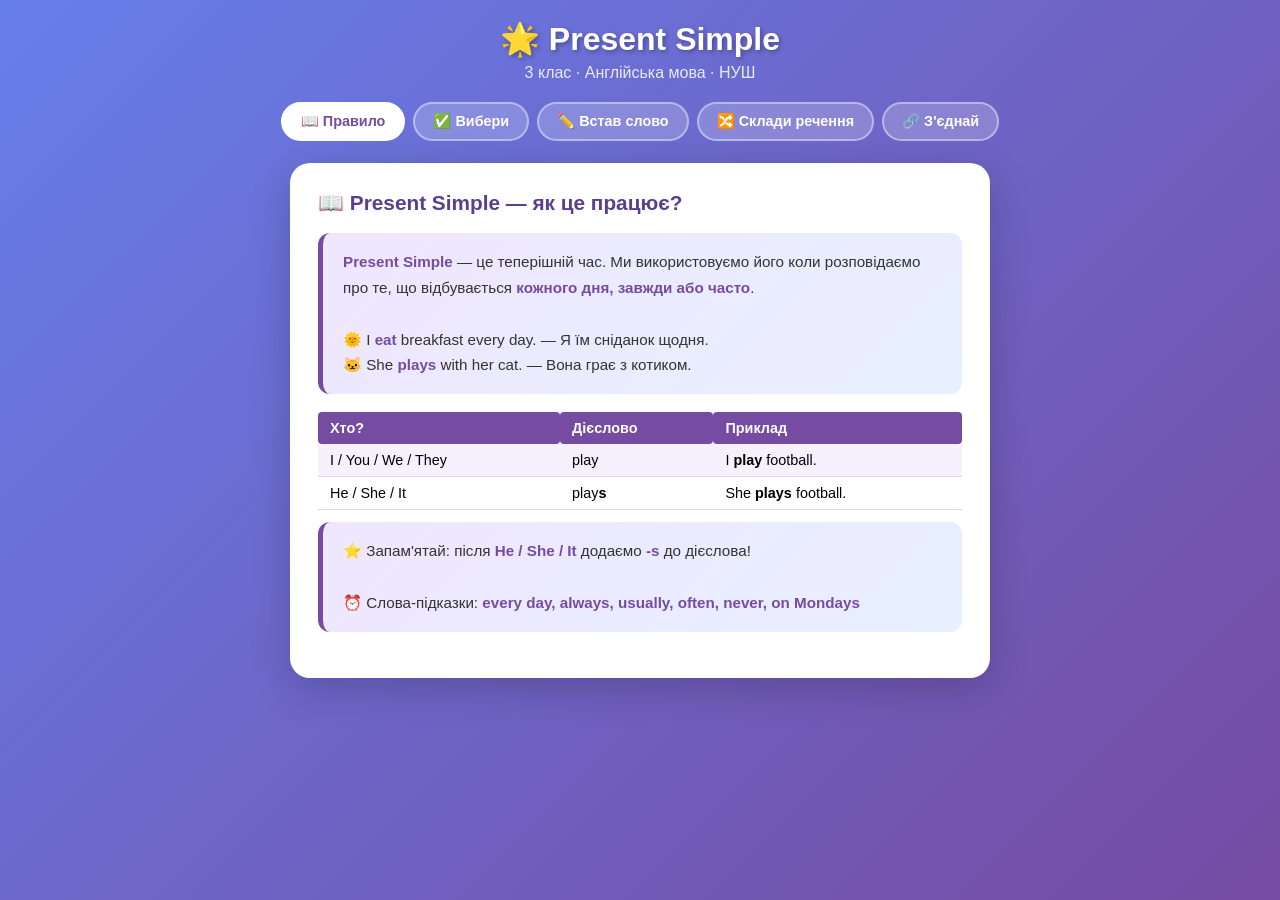
<file: Eng_template_files/present_simple_game.html>
<!DOCTYPE html>
<html lang="uk">

<head>
  <meta charset="UTF-8">
  <meta name="viewport" content="width=device-width, initial-scale=1.0">
  <title>Present Simple – 3 клас</title>
  <style>
    * {
      box-sizing: border-box;
      margin: 0;
      padding: 0;
    }

    body {
      font-family: 'Segoe UI', sans-serif;
      background: linear-gradient(135deg, #667eea 0%, #764ba2 100%);
      min-height: 100vh;
      padding: 20px;
    }

    h1 {
      text-align: center;
      color: white;
      font-size: 2em;
      margin-bottom: 6px;
      text-shadow: 2px 2px 4px rgba(0, 0, 0, 0.3);
    }

    .subtitle {
      text-align: center;
      color: rgba(255, 255, 255, 0.85);
      margin-bottom: 20px;
      font-size: 1em;
    }

    /* TABS */
    .tabs {
      display: flex;
      justify-content: center;
      gap: 8px;
      flex-wrap: wrap;
      margin-bottom: 22px;
    }

    .tab {
      background: rgba(255, 255, 255, 0.2);
      color: white;
      border: 2px solid rgba(255, 255, 255, 0.4);
      padding: 9px 18px;
      border-radius: 25px;
      cursor: pointer;
      font-size: 0.9em;
      font-weight: 600;
      transition: all .2s;
    }

    .tab.active,
    .tab:hover {
      background: white;
      color: #764ba2;
      border-color: white;
    }

    /* CARD */
    .card {
      background: white;
      border-radius: 20px;
      padding: 28px;
      max-width: 700px;
      margin: 0 auto;
      box-shadow: 0 10px 40px rgba(0, 0, 0, 0.2);
    }

    .section {
      display: none;
    }

    .section.active {
      display: block;
    }

    .section-title {
      font-size: 1.3em;
      font-weight: 700;
      color: #5a3e8f;
      margin-bottom: 18px;
      display: flex;
      align-items: center;
      gap: 8px;
    }

    /* TASK 1 – Rule box */
    .rule-box {
      background: linear-gradient(135deg, #f0e6ff, #e6f0ff);
      border-left: 5px solid #764ba2;
      border-radius: 12px;
      padding: 16px 20px;
      margin-bottom: 18px;
      font-size: 0.95em;
      line-height: 1.7;
      color: #333;
    }

    .rule-box b {
      color: #764ba2;
    }

    .rule-table {
      width: 100%;
      border-collapse: collapse;
      margin: 12px 0;
      font-size: 0.9em;
    }

    .rule-table th {
      background: #764ba2;
      color: white;
      padding: 8px 12px;
      text-align: left;
      border-radius: 4px;
    }

    .rule-table td {
      padding: 8px 12px;
      border-bottom: 1px solid #e0d0f5;
    }

    .rule-table tr:nth-child(even) td {
      background: #f7f0ff;
    }

    /* TASK 2 – Choose correct */
    .question-block {
      background: #f9f6ff;
      border-radius: 14px;
      padding: 16px 18px;
      margin-bottom: 14px;
    }

    .question-text {
      font-size: 1em;
      color: #333;
      margin-bottom: 10px;
      font-weight: 600;
      line-height: 1.5;
    }

    .options {
      display: flex;
      gap: 10px;
      flex-wrap: wrap;
    }

    .opt-btn {
      background: white;
      border: 2px solid #c4a8f0;
      color: #5a3e8f;
      padding: 7px 18px;
      border-radius: 20px;
      cursor: pointer;
      font-size: 0.9em;
      font-weight: 600;
      transition: all .2s;
    }

    .opt-btn:hover:not(:disabled) {
      background: #ede0ff;
    }

    .opt-btn.correct {
      background: #d4f5d4;
      border-color: #4caf50;
      color: #2e7d32;
    }

    .opt-btn.wrong {
      background: #ffd6d6;
      border-color: #f44336;
      color: #c62828;
    }

    .feedback {
      margin-top: 8px;
      font-size: 0.85em;
      font-weight: 600;
      min-height: 18px;
    }

    .feedback.ok {
      color: #2e7d32;
    }

    .feedback.no {
      color: #c62828;
    }

    /* TASK 3 – Fill blank */
    .fill-row {
      display: flex;
      align-items: center;
      gap: 8px;
      margin-bottom: 12px;
      flex-wrap: wrap;
      background: #f9f6ff;
      padding: 12px 14px;
      border-radius: 12px;
    }

    .fill-row span {
      font-size: 0.95em;
      color: #333;
      font-weight: 500;
    }

    .fill-input {
      border: 2px solid #c4a8f0;
      border-radius: 10px;
      padding: 5px 10px;
      font-size: 0.9em;
      width: 110px;
      outline: none;
      color: #333;
      font-weight: 600;
      transition: border-color .2s;
    }

    .fill-input:focus {
      border-color: #764ba2;
    }

    .fill-input.correct {
      border-color: #4caf50;
      background: #d4f5d4;
    }

    .fill-input.wrong {
      border-color: #f44336;
      background: #ffd6d6;
    }

    .hint {
      font-size: 0.78em;
      color: #888;
      font-style: italic;
    }

    /* TASK 4 – Drag & sort */
    .drag-area {
      min-height: 50px;
      border: 2px dashed #c4a8f0;
      border-radius: 12px;
      padding: 10px;
      display: flex;
      flex-wrap: wrap;
      gap: 8px;
      margin-bottom: 12px;
      background: #faf7ff;
      transition: background .2s;
    }

    .drag-area.over {
      background: #ede0ff;
    }

    .word-chip {
      background: linear-gradient(135deg, #764ba2, #667eea);
      color: white;
      padding: 7px 15px;
      border-radius: 20px;
      cursor: grab;
      font-size: 0.9em;
      font-weight: 600;
      user-select: none;
      box-shadow: 0 2px 6px rgba(0, 0, 0, 0.15);
      transition: transform .1s;
    }

    .word-chip:active {
      cursor: grabbing;
      transform: scale(1.05);
    }

    .sentence-result {
      font-size: 0.95em;
      color: #5a3e8f;
      font-weight: 600;
      padding: 8px 12px;
      background: #f0e6ff;
      border-radius: 10px;
      min-height: 36px;
      margin-bottom: 6px;
    }

    /* TASK 5 – Match */
    .match-container {
      display: flex;
      gap: 20px;
      margin-bottom: 16px;
      flex-wrap: wrap;
    }

    .match-col {
      flex: 1;
      min-width: 140px;
    }

    .match-col h4 {
      font-size: 0.85em;
      color: #888;
      margin-bottom: 8px;
    }

    .match-item {
      background: #f0e6ff;
      border: 2px solid #c4a8f0;
      border-radius: 12px;
      padding: 9px 14px;
      margin-bottom: 8px;
      cursor: pointer;
      font-size: 0.9em;
      font-weight: 600;
      color: #5a3e8f;
      transition: all .2s;
      text-align: center;
    }

    .match-item.selected {
      background: #764ba2;
      color: white;
      border-color: #764ba2;
    }

    .match-item.matched-ok {
      background: #d4f5d4;
      border-color: #4caf50;
      color: #2e7d32;
      cursor: default;
    }

    .match-item.matched-no {
      background: #ffd6d6;
      border-color: #f44336;
      color: #c62828;
    }

    /* Buttons */
    .check-btn {
      background: linear-gradient(135deg, #764ba2, #667eea);
      color: white;
      border: none;
      padding: 11px 28px;
      border-radius: 25px;
      cursor: pointer;
      font-size: 0.95em;
      font-weight: 700;
      margin-top: 10px;
      transition: transform .1s, box-shadow .2s;
      box-shadow: 0 4px 15px rgba(118, 75, 162, 0.4);
    }

    .check-btn:hover {
      transform: translateY(-2px);
      box-shadow: 0 6px 20px rgba(118, 75, 162, 0.5);
    }

    .reset-btn {
      background: white;
      color: #764ba2;
      border: 2px solid #764ba2;
      padding: 9px 22px;
      border-radius: 25px;
      cursor: pointer;
      font-size: 0.88em;
      font-weight: 700;
      margin-top: 10px;
      margin-left: 10px;
      transition: all .2s;
    }

    .reset-btn:hover {
      background: #f0e6ff;
    }

    /* Score */
    .score-bar {
      display: flex;
      align-items: center;
      gap: 12px;
      background: #f0e6ff;
      border-radius: 12px;
      padding: 10px 16px;
      margin-bottom: 18px;
    }

    .stars {
      font-size: 1.4em;
      letter-spacing: 2px;
    }

    .score-text {
      font-size: 0.9em;
      color: #5a3e8f;
      font-weight: 700;
    }

    /* Congrats */
    .congrats {
      text-align: center;
      padding: 20px;
      display: none;
    }

    .congrats.show {
      display: block;
    }

    .congrats-emoji {
      font-size: 3em;
      margin-bottom: 10px;
    }

    .congrats h2 {
      color: #5a3e8f;
      font-size: 1.5em;
    }
  </style>
</head>

<body>

  <h1>🌟 Present Simple</h1>
  <p class="subtitle">3 клас · Англійська мова · НУШ</p>

  <div class="tabs">
    <div class="tab active" onclick="showTab(0)">📖 Правило</div>
    <div class="tab" onclick="showTab(1)">✅ Вибери</div>
    <div class="tab" onclick="showTab(2)">✏️ Встав слово</div>
    <div class="tab" onclick="showTab(3)">🔀 Склади речення</div>
    <div class="tab" onclick="showTab(4)">🔗 З'єднай</div>
  </div>

  <div class="card">

    <!-- SECTION 0: RULE -->
    <div class="section active" id="sec0">
      <div class="section-title">📖 Present Simple — як це працює?</div>
      <div class="rule-box">
        <b>Present Simple</b> — це теперішній час. Ми використовуємо його коли розповідаємо про те, що відбувається
        <b>кожного дня, завжди або часто</b>.<br><br>
        🌞 I <b>eat</b> breakfast every day. — Я їм сніданок щодня.<br>
        🐱 She <b>plays</b> with her cat. — Вона грає з котиком.
      </div>
      <table class="rule-table">
        <tr>
          <th>Хто?</th>
          <th>Дієслово</th>
          <th>Приклад</th>
        </tr>
        <tr>
          <td>I / You / We / They</td>
          <td>play</td>
          <td>I <b>play</b> football.</td>
        </tr>
        <tr>
          <td>He / She / It</td>
          <td>play<b>s</b></td>
          <td>She <b>plays</b> football.</td>
        </tr>
      </table>
      <div class="rule-box" style="margin-top:12px">
        ⭐ Запам'ятай: після <b>He / She / It</b> додаємо <b>-s</b> до дієслова!<br><br>
        ⏰ Слова-підказки: <b>every day, always, usually, often, never, on Mondays</b>
      </div>
    </div>

    <!-- SECTION 1: CHOOSE -->
    <div class="section" id="sec1">
      <div class="section-title">✅ Вибери правильну форму</div>
      <div id="chooseContainer"></div>
      <button class="reset-btn" onclick="resetChoose()">🔄 Спробувати ще раз</button>
    </div>

    <!-- SECTION 2: FILL -->
    <div class="section" id="sec2">
      <div class="section-title">✏️ Встав правильне слово</div>
      <div id="fillContainer"></div>
      <button class="check-btn" onclick="checkFill()">Перевірити ✔</button>
      <button class="reset-btn" onclick="resetFill()">🔄 Знову</button>
      <div id="fillResult" style="margin-top:12px; font-weight:700; color:#5a3e8f;"></div>
    </div>

    <!-- SECTION 3: DRAG -->
    <div class="section" id="sec3">
      <div class="section-title">🔀 Склади речення з слів</div>
      <div id="dragContainer"></div>
    </div>

    <!-- SECTION 4: MATCH -->
    <div class="section" id="sec4">
      <div class="section-title">🔗 З'єднай речення з перекладом</div>
      <div id="matchContainer"></div>
      <button class="check-btn" onclick="checkMatch()">Перевірити ✔</button>
      <button class="reset-btn" onclick="resetMatch()">🔄 Знову</button>
      <div id="matchResult" style="margin-top:12px; font-weight:700; color:#5a3e8f;"></div>
    </div>

  </div>

  <script>
    // ========== TABS ==========
    const tabs = document.querySelectorAll('.tab');
    const secs = document.querySelectorAll('.section');
    function showTab(i) {
      tabs.forEach((t, j) => t.classList.toggle('active', i === j));
      secs.forEach((s, j) => s.classList.toggle('active', i === j));
    }

    // ========== TASK 1: CHOOSE ==========
    const chooseQ = [
      { q: "Tom ___ football every day.", opts: ["play", "plays", "playing"], ans: "plays", emoji: "⚽" },
      { q: "I ___ to school in the morning.", opts: ["go", "goes", "going"], ans: "go", emoji: "🎒" },
      { q: "My cat ___ milk every morning.", opts: ["drink", "drinks", "drinkes"], ans: "drinks", emoji: "🐱" },
      { q: "We ___ our homework after school.", opts: ["do", "does", "doing"], ans: "do", emoji: "📚" },
      { q: "She ___ a beautiful song.", opts: ["sing", "sings", "singes"], ans: "sings", emoji: "🎤" },
      { q: "They ___ to the park on Sundays.", opts: ["go", "goes", "gos"], ans: "go", emoji: "🌳" },
    ];

    function buildChoose() {
      const c = document.getElementById('chooseContainer');
      c.innerHTML = chooseQ.map((item, i) => `
    <div class="question-block" id="qb${i}">
      <div class="question-text">${item.emoji} ${item.q}</div>
      <div class="options">
        ${item.opts.map(o => `<button class="opt-btn" onclick="answerChoose(${i},'${o}')">${o}</button>`).join('')}
      </div>
      <div class="feedback" id="fb${i}"></div>
    </div>
  `).join('');
    }

    function answerChoose(i, chosen) {
      const item = chooseQ[i];
      const btns = document.querySelectorAll(`#qb${i} .opt-btn`);
      btns.forEach(b => {
        b.disabled = true;
        if (b.textContent === item.ans) b.classList.add('correct');
        else if (b.textContent === chosen && chosen !== item.ans) b.classList.add('wrong');
      });
      const fb = document.getElementById(`fb${i}`);
      if (chosen === item.ans) {
        fb.textContent = '✅ Чудово!'; fb.className = 'feedback ok';
      } else {
        fb.textContent = `❌ Правильно: ${item.ans}`; fb.className = 'feedback no';
      }
    }

    function resetChoose() { buildChoose(); }
    buildChoose();

    // ========== TASK 2: FILL ==========
    const fillQ = [
      { before: "🐶 My dog", hint: "(sleep)", ans: "sleeps", after: "a lot." },
      { before: "🍎 I", hint: "(eat)", ans: "eat", after: "an apple every day." },
      { before: "🧒 He", hint: "(like)", ans: "likes", after: "ice cream." },
      { before: "👩‍👧 We", hint: "(love)", ans: "love", after: "our family." },
      { before: "🐟 The fish", hint: "(swim)", ans: "swims", after: "in the sea." },
    ];

    function buildFill() {
      const c = document.getElementById('fillContainer');
      c.innerHTML = fillQ.map((item, i) => `
    <div class="fill-row">
      <span>${item.before}</span>
      <input class="fill-input" id="fi${i}" placeholder="?" autocomplete="off">
      <span class="hint">${item.hint}</span>
      <span>${item.after}</span>
    </div>
  `).join('');
      document.getElementById('fillResult').textContent = '';
    }

    function checkFill() {
      let score = 0;
      fillQ.forEach((item, i) => {
        const inp = document.getElementById(`fi${i}`);
        const val = inp.value.trim().toLowerCase();
        inp.classList.remove('correct', 'wrong');
        if (val === item.ans) { inp.classList.add('correct'); score++; }
        else { inp.classList.add('wrong'); }
      });
      const res = document.getElementById('fillResult');
      const stars = '⭐'.repeat(score);
      res.textContent = `${stars} Правильно: ${score} з ${fillQ.length}`;
    }

    function resetFill() { buildFill(); }
    buildFill();

    // ========== TASK 3: DRAG ==========
    const dragSentences = [
      { words: ["She", "reads", "a", "book", "every", "night", "."], answer: "She reads a book every night ." },
      { words: ["I", "brush", "my", "teeth", "in", "the", "morning", "."], answer: "I brush my teeth in the morning ." },
      { words: ["He", "plays", "with", "his", "dog", "."], answer: "He plays with his dog ." },
    ];
    let dragCurrent = 0, dragOrder = [];

    function buildDrag() {
      const item = dragSentences[dragCurrent];
      const shuffled = [...item.words].sort(() => Math.random() - 0.5);
      dragOrder = [];
      const c = document.getElementById('dragContainer');
      c.innerHTML = `
    <p style="font-size:.85em;color:#888;margin-bottom:10px;">Речення ${dragCurrent + 1} з ${dragSentences.length} — перетягни слова у правильному порядку</p>
    <div class="sentence-result" id="sentResult">➡️ Клікни на слова щоб складати речення...</div>
    <div style="margin-bottom:8px;font-size:.8em;color:#999;">Обране:</div>
    <div class="drag-area" id="chosenArea"></div>
    <div style="margin-bottom:8px;font-size:.8em;color:#999;">Слова:</div>
    <div class="drag-area" id="wordsArea">
      ${shuffled.map((w, i) => `<div class="word-chip" id="wc${i}" onclick="pickWord('${w}',${i})">${w}</div>`).join('')}
    </div>
    <div id="dragFb" style="margin-top:10px;font-weight:700;color:#5a3e8f;min-height:22px;"></div>
    <button class="check-btn" onclick="checkDrag()">Перевірити ✔</button>
    <button class="reset-btn" onclick="resetDragCurrent()">🔄 Знову</button>
    ${dragCurrent > 0 ? `<button class="reset-btn" onclick="prevDrag()">◀ Назад</button>` : ''}
  `;
    }

    function pickWord(w, idx) {
      const chip = document.getElementById(`wc${idx}`);
      if (!chip || chip.style.opacity === '0.3') return;
      dragOrder.push({ w, idx });
      chip.style.opacity = '0.3';
      chip.style.pointerEvents = 'none';
      const chosen = document.getElementById('chosenArea');
      const el = document.createElement('div');
      el.className = 'word-chip';
      el.textContent = w;
      el.onclick = () => {
        dragOrder = dragOrder.filter(x => x.idx !== idx);
        chip.style.opacity = '1'; chip.style.pointerEvents = 'auto';
        el.remove();
        updateSentResult();
      };
      chosen.appendChild(el);
      updateSentResult();
    }

    function updateSentResult() {
      document.getElementById('sentResult').textContent = dragOrder.length ? dragOrder.map(x => x.w).join(' ') : '➡️ Клікни на слова щоб складати речення...';
    }

    function checkDrag() {
      const item = dragSentences[dragCurrent];
      const built = dragOrder.map(x => x.w).join(' ');
      const fb = document.getElementById('dragFb');
      if (built === item.answer) {
        fb.textContent = '✅ Правильно! Молодець!';
        fb.style.color = '#2e7d32';
        setTimeout(() => {
          if (dragCurrent < dragSentences.length - 1) { dragCurrent++; buildDrag(); }
          else { fb.textContent = '🏆 Усі речення складено! Ти супер!'; }
        }, 1200);
      } else {
        fb.textContent = '❌ Спробуй ще раз!';
        fb.style.color = '#c62828';
      }
    }

    function resetDragCurrent() { buildDrag(); }
    function prevDrag() { if (dragCurrent > 0) { dragCurrent--; buildDrag(); } }
    buildDrag();

    // ========== TASK 4: MATCH ==========
    const matchPairs = [
      { en: "I go to school.", uk: "Я йду до школи." },
      { en: "She likes cats.", uk: "Вона любить котів." },
      { en: "We play outside.", uk: "Ми граємо надворі." },
      { en: "He drinks water.", uk: "Він п'є воду." },
      { en: "They run fast.", uk: "Вони бігають швидко." },
    ];
    let matchSelected = { col: null, idx: null };
    let matchDone = new Set();

    function buildMatch() {
      matchSelected = { col: null, idx: null };
      matchDone = new Set();
      const shuffledUk = [...matchPairs].sort(() => Math.random() - 0.5);
      document.getElementById('matchContainer').innerHTML = `
    <div class="match-container">
      <div class="match-col">
        <h4>🇬🇧 Англійська</h4>
        ${matchPairs.map((p, i) => `<div class="match-item" id="men${i}" onclick="selectMatch('en',${i},'${p.en}')">${p.en}</div>`).join('')}
      </div>
      <div class="match-col">
        <h4>🇺🇦 Українська</h4>
        ${shuffledUk.map((p, i) => `<div class="match-item" id="muk${i}" onclick="selectMatch('uk',${i},'${p.uk}')" data-uk="${p.uk}">${p.uk}</div>`).join('')}
      </div>
    </div>
  `;
      document.getElementById('matchResult').textContent = '';
    }

    function selectMatch(col, idx, val) {
      const id = col + idx;
      if (matchDone.has(id)) return;
      const el = document.getElementById(`m${col}${idx}`);

      if (matchSelected.col === null) {
        // first pick
        clearMatchHighlight();
        matchSelected = { col, idx, val };
        el.classList.add('selected');
      } else if (matchSelected.col === col) {
        // same column, switch
        clearMatchHighlight();
        matchSelected = { col, idx, val };
        el.classList.add('selected');
      } else {
        // second pick, check
        const a = matchSelected;
        clearMatchHighlight();

        let enVal, ukVal, enIdx, ukIdx;
        if (a.col === 'en') { enVal = a.val; enIdx = a.idx; ukVal = val; ukIdx = idx; }
        else { ukVal = a.val; ukIdx = a.idx; enVal = val; enIdx = idx; }

        const correct = matchPairs.some(p => p.en === enVal && p.uk === ukVal);
        const enEl = document.getElementById(`men${enIdx}`);
        const ukEl = document.getElementById(`muk${ukIdx}`);
        if (correct) {
          enEl.classList.add('matched-ok'); ukEl.classList.add('matched-ok');
          matchDone.add('en' + enIdx); matchDone.add('uk' + ukIdx);
        } else {
          enEl.classList.add('matched-no'); ukEl.classList.add('matched-no');
          setTimeout(() => { enEl.classList.remove('matched-no'); ukEl.classList.remove('matched-no'); }, 900);
        }
        matchSelected = { col: null, idx: null, val: null };
      }
    }

    function clearMatchHighlight() {
      document.querySelectorAll('.match-item.selected').forEach(e => e.classList.remove('selected'));
    }

    function checkMatch() {
      const total = matchPairs.length;
      const done = matchDone.size / 2;
      document.getElementById('matchResult').textContent = done === total ? `🏆 Чудово! Усі пари знайдено!` : `✅ Знайдено ${done} з ${total} пар. Продовжуй!`;
    }

    function resetMatch() { buildMatch(); }
    buildMatch();
  </script>
</body>

</html>
</file>
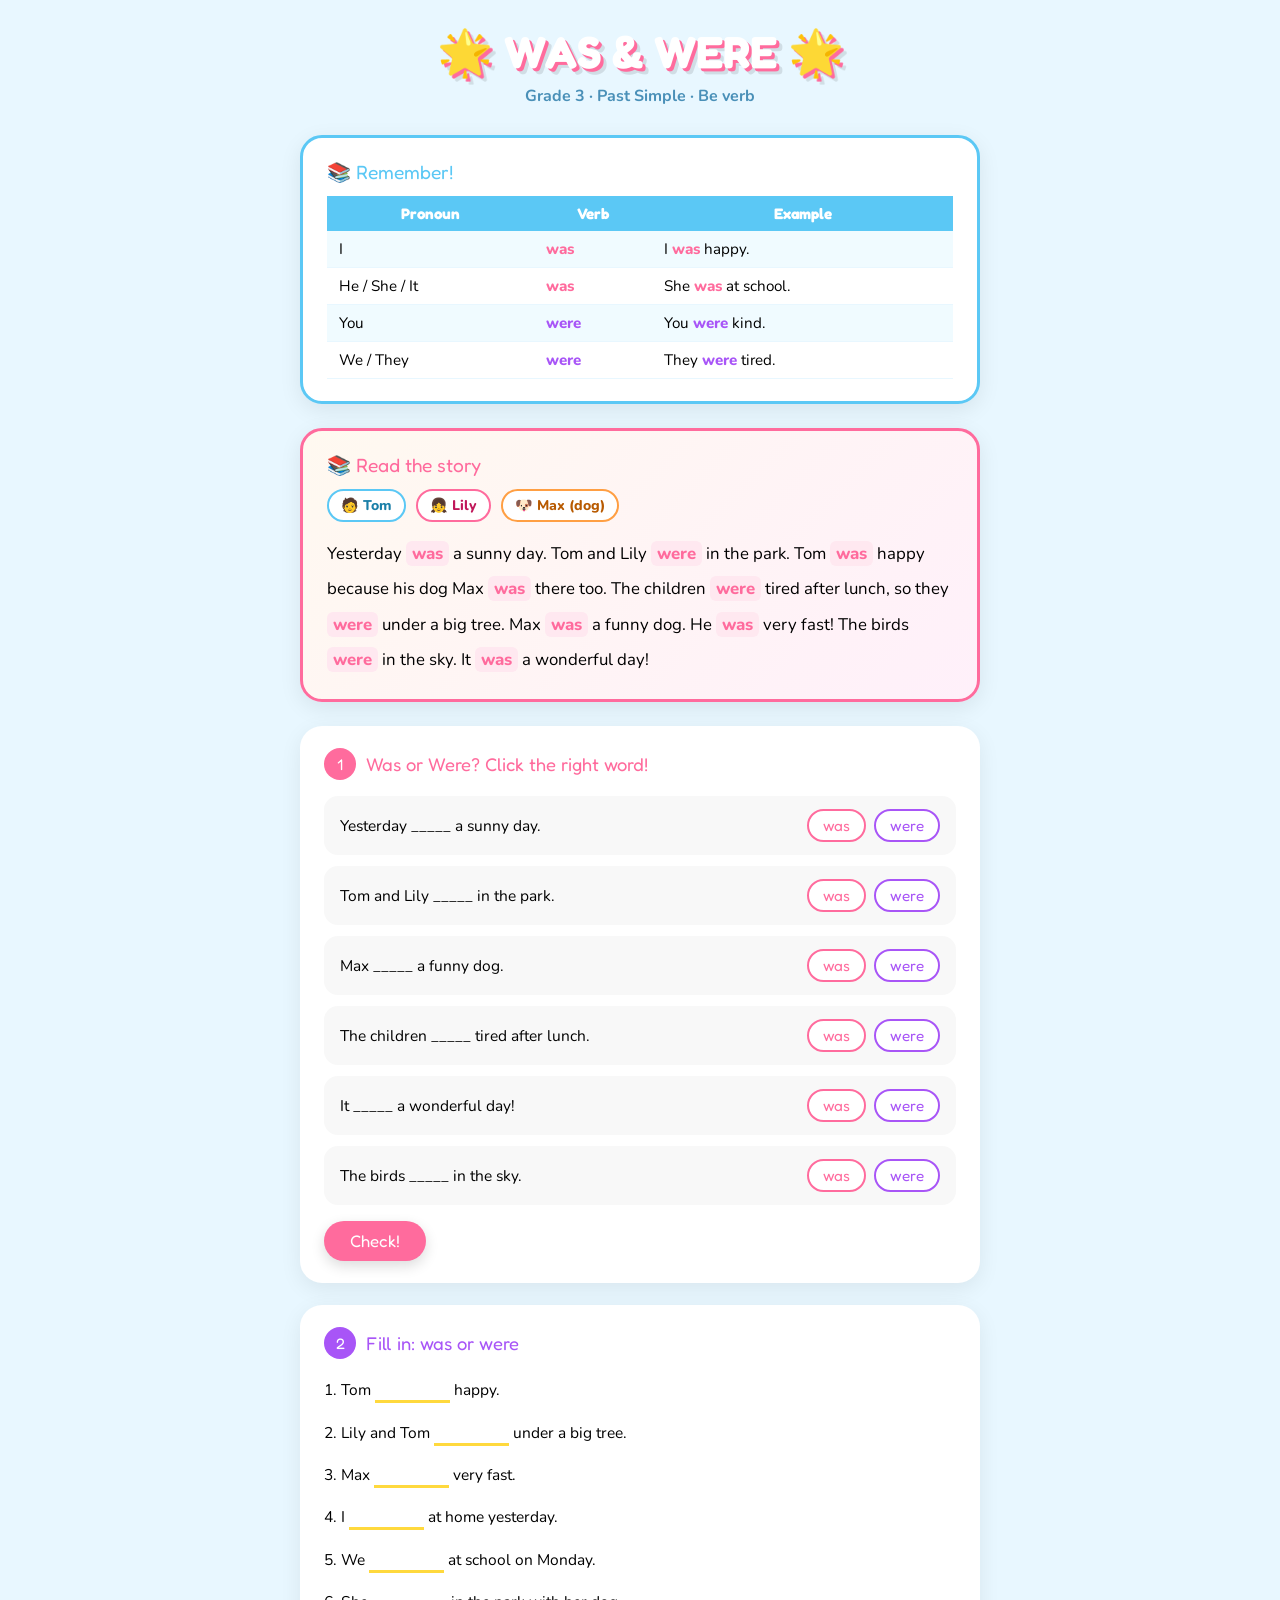
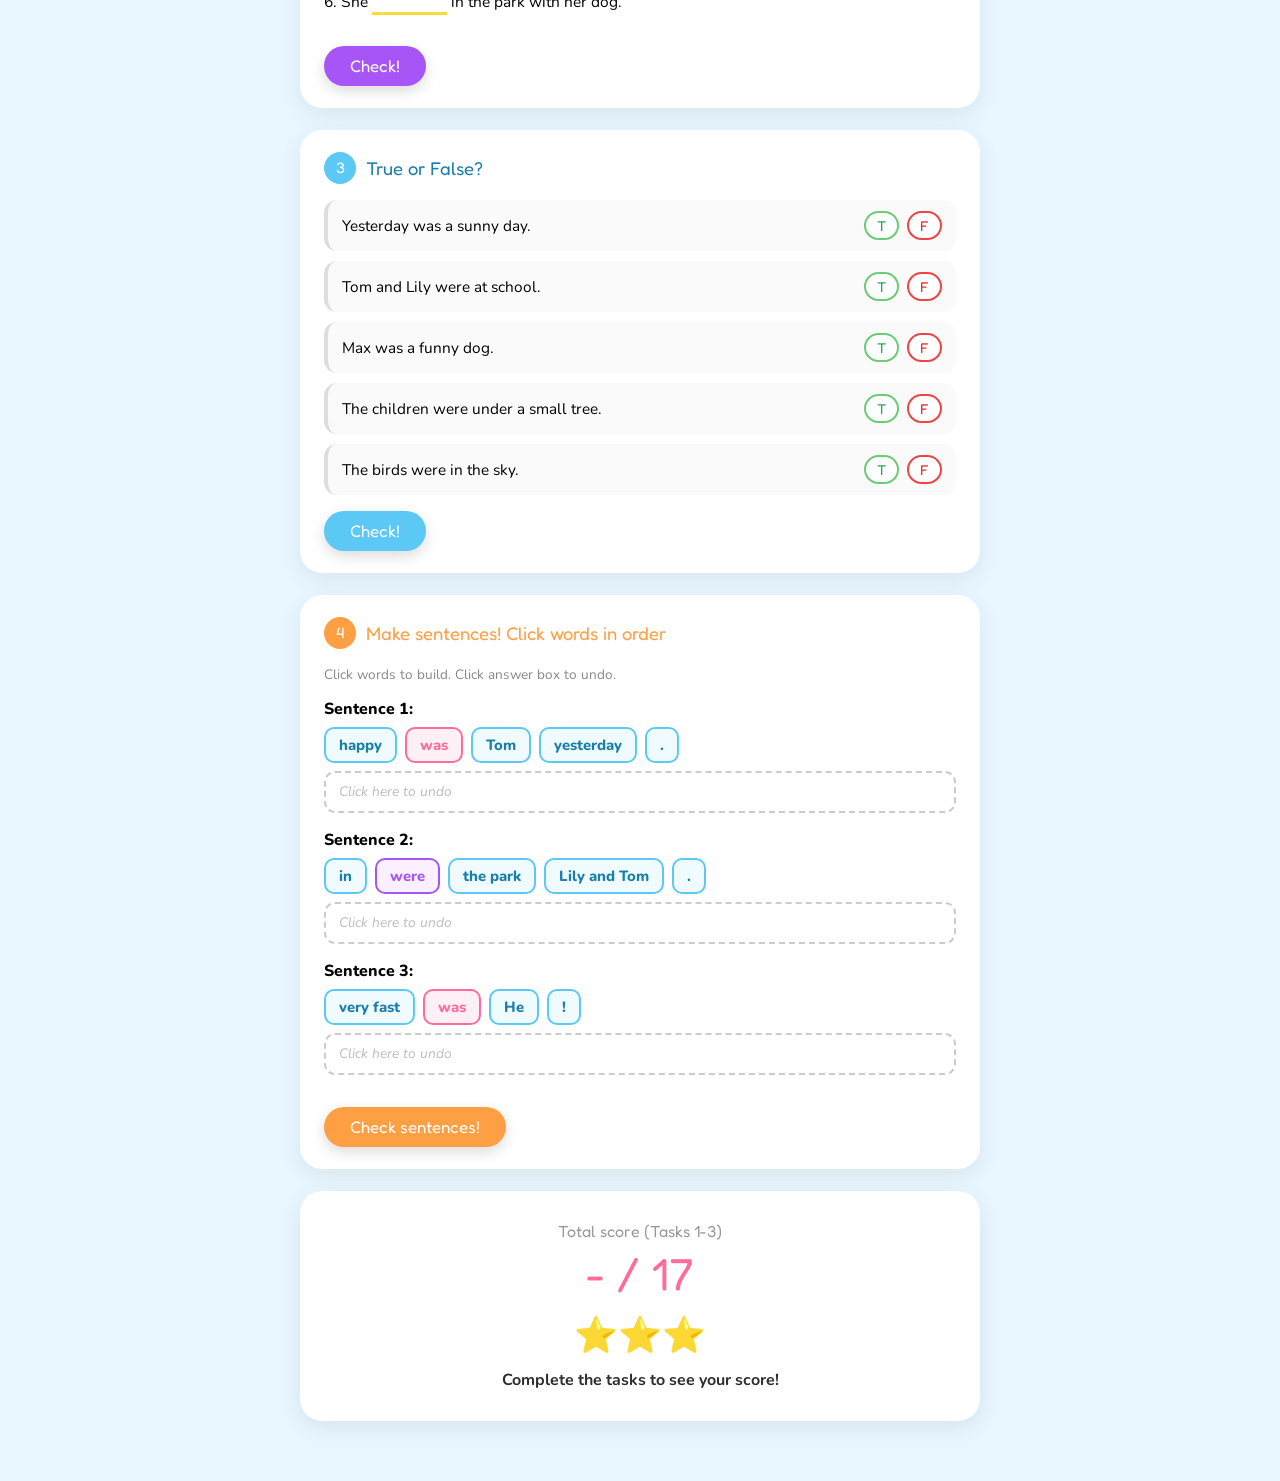
<file: Eng_template_files/was_were_grade3 (1).html>
<!DOCTYPE html>
<html lang="en">

<head>
  <meta charset="UTF-8">
  <meta name="viewport" content="width=device-width, initial-scale=1.0">
  <title>Was and Were Grade 3</title>
  <link href="https://fonts.googleapis.com/css2?family=Fredoka+One&family=Nunito:wght@400;700;800&display=swap"
    rel="stylesheet">
  <style>
    :root {
      --sky: #5bc8f5;
      --sun: #ffd93d;
      --grass: #6bcb77;
      --pink: #ff6b9d;
      --purple: #a855f7;
      --orange: #ff9f43;
      --bg: #e8f7ff;
      --text: #2d2d2d
    }

    * {
      box-sizing: border-box;
      margin: 0;
      padding: 0
    }

    body {
      font-family: Nunito, sans-serif;
      background: var(--bg);
      min-height: 100vh;
      padding: 24px 14px 60px
    }

    .hero {
      text-align: center;
      margin-bottom: 28px
    }

    .hero h1 {
      font-family: "Fredoka One", cursive;
      font-size: 2.8rem;
      color: #fff;
      text-shadow: 3px 3px 0 var(--pink), 6px 6px 0 rgba(0, 0, 0, .1)
    }

    .hero .sub {
      font-size: 1rem;
      color: #4a90b8;
      font-weight: 700;
      margin-top: 6px
    }

    .box {
      max-width: 680px;
      margin: 0 auto 24px;
      background: white;
      border-radius: 22px;
      padding: 22px 24px;
      box-shadow: 0 6px 22px rgba(0, 0, 0, .08)
    }

    .gb {
      border: 3px solid var(--sky)
    }

    .sb {
      border: 3px solid var(--pink);
      background: linear-gradient(135deg, #fff9f0, #fff0fa)
    }

    .gt {
      font-family: "Fredoka One", cursive;
      font-size: 1.2rem;
      color: var(--sky);
      margin-bottom: 12px
    }

    .st {
      font-family: "Fredoka One", cursive;
      font-size: 1.2rem;
      color: var(--pink);
      margin-bottom: 12px
    }

    table {
      width: 100%;
      border-collapse: collapse;
      font-size: .95rem
    }

    th {
      background: var(--sky);
      color: white;
      padding: 8px 12px;
      font-family: "Fredoka One", cursive
    }

    td {
      padding: 8px 12px;
      border-bottom: 1px solid #e8f7ff
    }

    tr:nth-child(even) td {
      background: #f0fbff
    }

    .was {
      color: var(--pink);
      font-weight: 800
    }

    .were {
      color: var(--purple);
      font-weight: 800
    }

    .chars {
      display: flex;
      gap: 10px;
      flex-wrap: wrap;
      margin-bottom: 14px
    }

    .chip {
      padding: 5px 12px;
      border-radius: 50px;
      font-weight: 800;
      font-size: .88rem;
      background: white;
      border: 2px solid
    }

    .c1 {
      border-color: var(--sky);
      color: #1a7fa8
    }

    .c2 {
      border-color: var(--pink);
      color: #c0185a
    }

    .c3 {
      border-color: var(--orange);
      color: #b85a00
    }

    .story {
      font-size: 1.05rem;
      line-height: 2.1
    }

    .hw {
      color: var(--pink);
      font-weight: 800;
      background: #ffe8f0;
      padding: 1px 6px;
      border-radius: 6px
    }

    .sec {
      max-width: 680px;
      margin: 0 auto 22px;
      background: white;
      border-radius: 22px;
      padding: 22px 24px;
      box-shadow: 0 6px 22px rgba(0, 0, 0, .07)
    }

    .sectit {
      font-family: "Fredoka One", cursive;
      font-size: 1.15rem;
      margin-bottom: 16px;
      display: flex;
      align-items: center;
      gap: 10px
    }

    .snum {
      width: 32px;
      height: 32px;
      border-radius: 50%;
      display: flex;
      align-items: center;
      justify-content: center;
      font-size: .95rem;
      color: white;
      flex-shrink: 0
    }

    .wl {
      display: flex;
      flex-direction: column;
      gap: 11px
    }

    .wi {
      display: flex;
      align-items: center;
      gap: 10px;
      padding: 11px 14px;
      border-radius: 14px;
      background: #f8f8f8;
      font-size: .97rem;
      flex-wrap: wrap;
      border: 2px solid transparent;
      transition: border-color .2s
    }

    .wi.correct {
      border-color: var(--grass);
      background: #f0fdf4
    }

    .wi.incorrect {
      border-color: #ef4444;
      background: #fef2f2
    }

    .wbtns {
      display: flex;
      gap: 8px;
      flex-shrink: 0
    }

    .wbtn {
      padding: 5px 14px;
      border-radius: 18px;
      border: 2px solid;
      background: white;
      cursor: pointer;
      font-family: "Fredoka One", cursive;
      font-size: .95rem;
      transition: all .15s
    }

    .wbtn:hover {
      transform: scale(1.07)
    }

    .wb {
      border-color: var(--pink);
      color: var(--pink)
    }

    .wr {
      border-color: var(--purple);
      color: var(--purple)
    }

    .wbtn.sel.wb {
      background: var(--pink);
      color: white
    }

    .wbtn.sel.wr {
      background: var(--purple);
      color: white
    }

    .fsen {
      margin-bottom: 13px;
      font-size: .97rem;
      line-height: 1.9
    }

    .bi {
      border: none;
      border-bottom: 3px solid var(--sun);
      background: transparent;
      font-family: Nunito, sans-serif;
      font-size: .97rem;
      font-weight: 800;
      width: 75px;
      text-align: center;
      outline: none;
      padding: 0 3px
    }

    .bi.ok {
      border-color: var(--grass);
      color: #16a34a
    }

    .bi.err {
      border-color: #ef4444;
      color: #dc2626
    }

    .tl {
      list-style: none;
      display: flex;
      flex-direction: column;
      gap: 10px
    }

    .ti {
      display: flex;
      align-items: center;
      gap: 11px;
      padding: 11px 14px;
      border-radius: 13px;
      background: #fafafa;
      border-left: 4px solid #ddd;
      font-size: .96rem;
      transition: border-color .2s
    }

    .ti.correct {
      border-color: var(--grass);
      background: #f0fdf4
    }

    .ti.incorrect {
      border-color: #ef4444;
      background: #fef2f2
    }

    .tt {
      flex: 1
    }

    .tbtns {
      display: flex;
      gap: 8px;
      flex-shrink: 0
    }

    .tbtn {
      padding: 4px 11px;
      border-radius: 18px;
      border: 2px solid #ccc;
      background: white;
      cursor: pointer;
      font-family: "Fredoka One", cursive;
      font-size: .88rem;
      transition: all .15s
    }

    .tbtn:hover {
      transform: scale(1.07)
    }

    .tbtn.tb {
      border-color: var(--grass);
      color: #16a34a
    }

    .tbtn.fb {
      border-color: #ef4444;
      color: #dc2626
    }

    .tbtn.sel.tb {
      background: var(--grass);
      color: white
    }

    .tbtn.sel.fb {
      background: #ef4444;
      color: white
    }

    .mi {
      margin-bottom: 16px
    }

    .mw {
      display: flex;
      flex-wrap: wrap;
      gap: 8px;
      margin-bottom: 8px
    }

    .tile {
      padding: 6px 13px;
      border-radius: 10px;
      font-weight: 800;
      font-size: .93rem;
      cursor: pointer;
      border: 2px solid;
      user-select: none;
      transition: all .15s
    }

    .tile:hover {
      transform: translateY(-2px)
    }

    .tile.used {
      opacity: .3;
      pointer-events: none
    }

    .tw {
      border-color: var(--sky);
      color: #1a7fa8;
      background: #f0fbff
    }

    .tws {
      border-color: var(--pink);
      color: var(--pink);
      background: #fff0f6
    }

    .twr {
      border-color: var(--purple);
      color: var(--purple);
      background: #faf0ff
    }

    .ab {
      min-height: 42px;
      border: 2px dashed #ccc;
      border-radius: 11px;
      padding: 7px 13px;
      font-size: .95rem;
      display: flex;
      flex-wrap: wrap;
      gap: 6px;
      align-items: center;
      cursor: pointer
    }

    .ab:hover {
      border-color: var(--orange)
    }

    .pl {
      padding: 3px 9px;
      border-radius: 7px;
      background: var(--sun);
      color: #5a3a00;
      font-weight: 800;
      font-size: .93rem
    }

    .cbtn {
      display: inline-flex;
      align-items: center;
      gap: 8px;
      margin-top: 16px;
      padding: 10px 26px;
      border-radius: 50px;
      border: none;
      color: white;
      font-family: "Fredoka One", cursive;
      font-size: 1.05rem;
      cursor: pointer;
      transition: transform .15s;
      box-shadow: 0 5px 14px rgba(0, 0, 0, .14)
    }

    .cbtn:hover {
      transform: translateY(-2px)
    }

    .badge {
      display: inline-block;
      margin-top: 12px;
      padding: 6px 18px;
      border-radius: 18px;
      font-family: "Fredoka One", cursive;
      font-size: .98rem;
      background: #dcfce7;
      color: #166534;
      border: 2px solid var(--grass)
    }

    .fp {
      max-width: 680px;
      margin: 0 auto;
      text-align: center;
      padding: 30px;
      background: white;
      border-radius: 22px;
      box-shadow: 0 6px 22px rgba(0, 0, 0, .08)
    }

    .fsc {
      font-family: "Fredoka One", cursive;
      font-size: 2.8rem;
      color: var(--pink)
    }

    .stars {
      font-size: 2.2rem;
      margin: 10px 0
    }

    .cp {
      position: fixed;
      width: 10px;
      height: 10px;
      border-radius: 2px;
      pointer-events: none;
      animation: fall 2.5s ease-in forwards;
      opacity: 0
    }

    @keyframes fall {
      0% {
        transform: translateY(-20px) rotate(0deg);
        opacity: 1
      }

      100% {
        transform: translateY(100vh) rotate(720deg);
        opacity: 0
      }
    }
  </style>
</head>

<body>
  <div class="hero">
    <h1>&#127775; WAS &amp; WERE &#127775;</h1>
    <p class="sub">Grade 3 &middot; Past Simple &middot; Be verb</p>
  </div>
  <div class="box gb">
    <div class="gt">&#128218; Remember!</div>
    <table>
      <tr>
        <th>Pronoun</th>
        <th>Verb</th>
        <th>Example</th>
      </tr>
      <tr>
        <td>I</td>
        <td><span class="was">was</span></td>
        <td>I <span class="was">was</span> happy.</td>
      </tr>
      <tr>
        <td>He / She / It</td>
        <td><span class="was">was</span></td>
        <td>She <span class="was">was</span> at school.</td>
      </tr>
      <tr>
        <td>You</td>
        <td><span class="were">were</span></td>
        <td>You <span class="were">were</span> kind.</td>
      </tr>
      <tr>
        <td>We / They</td>
        <td><span class="were">were</span></td>
        <td>They <span class="were">were</span> tired.</td>
      </tr>
    </table>
  </div>
  <div class="box sb">
    <div class="st">&#128218; Read the story</div>
    <div class="chars">
      <span class="chip c1">&#129489; Tom</span>
      <span class="chip c2">&#128103; Lily</span>
      <span class="chip c3">&#128054; Max (dog)</span>
    </div>
    <div class="story">Yesterday <span class="hw">was</span> a sunny day. Tom and Lily <span class="hw">were</span> in
      the park. Tom <span class="hw">was</span> happy because his dog Max <span class="hw">was</span> there too. The
      children <span class="hw">were</span> tired after lunch, so they <span class="hw">were</span> under a big tree.
      Max <span class="hw">was</span> a funny dog. He <span class="hw">was</span> very fast! The birds <span
        class="hw">were</span> in the sky. It <span class="hw">was</span> a wonderful day!</div>
  </div>
  <div class="sec">
    <div class="sectit"><span class="snum" style="background:var(--pink)">1</span><span style="color:var(--pink)">Was or
        Were? Click the right word!</span></div>
    <div class="wl" id="wl">
      <div class="wi" data-ans="was">
        <div style="flex:1">Yesterday _____ a sunny day.</div>
        <div class="wbtns"><button class="wbtn wb" onclick="pw(this,&apos;was&apos;)">was</button><button
            class="wbtn wr" onclick="pw(this,&apos;were&apos;)">were</button></div>
      </div>
      <div class="wi" data-ans="were">
        <div style="flex:1">Tom and Lily _____ in the park.</div>
        <div class="wbtns"><button class="wbtn wb" onclick="pw(this,&apos;was&apos;)">was</button><button
            class="wbtn wr" onclick="pw(this,&apos;were&apos;)">were</button></div>
      </div>
      <div class="wi" data-ans="was">
        <div style="flex:1">Max _____ a funny dog.</div>
        <div class="wbtns"><button class="wbtn wb" onclick="pw(this,&apos;was&apos;)">was</button><button
            class="wbtn wr" onclick="pw(this,&apos;were&apos;)">were</button></div>
      </div>
      <div class="wi" data-ans="were">
        <div style="flex:1">The children _____ tired after lunch.</div>
        <div class="wbtns"><button class="wbtn wb" onclick="pw(this,&apos;was&apos;)">was</button><button
            class="wbtn wr" onclick="pw(this,&apos;were&apos;)">were</button></div>
      </div>
      <div class="wi" data-ans="was">
        <div style="flex:1">It _____ a wonderful day!</div>
        <div class="wbtns"><button class="wbtn wb" onclick="pw(this,&apos;was&apos;)">was</button><button
            class="wbtn wr" onclick="pw(this,&apos;were&apos;)">were</button></div>
      </div>
      <div class="wi" data-ans="were">
        <div style="flex:1">The birds _____ in the sky.</div>
        <div class="wbtns"><button class="wbtn wb" onclick="pw(this,&apos;was&apos;)">was</button><button
            class="wbtn wr" onclick="pw(this,&apos;were&apos;)">were</button></div>
      </div>
    </div>
    <button class="cbtn" style="background:var(--pink)" onclick="ckW()">Check!</button>
    <div id="ws" style="display:none" class="badge"></div>
  </div>
  <div class="sec">
    <div class="sectit"><span class="snum" style="background:var(--purple)">2</span><span
        style="color:var(--purple)">Fill in: was or were</span></div>
    <div class="fsen">1. Tom <input class="bi" data-a="was" id="f1"> happy.</div>
    <div class="fsen">2. Lily and Tom <input class="bi" data-a="were" id="f2"> under a big tree.</div>
    <div class="fsen">3. Max <input class="bi" data-a="was" id="f3"> very fast.</div>
    <div class="fsen">4. I <input class="bi" data-a="was" id="f4"> at home yesterday.</div>
    <div class="fsen">5. We <input class="bi" data-a="were" id="f5"> at school on Monday.</div>
    <div class="fsen">6. She <input class="bi" data-a="was" id="f6"> in the park with her dog.</div>
    <button class="cbtn" style="background:var(--purple)" onclick="ckF()">Check!</button>
    <div id="fs" style="display:none" class="badge"></div>
  </div>
  <div class="sec">
    <div class="sectit"><span class="snum" style="background:var(--sky)">3</span><span style="color:#1a7fa8">True or
        False?</span></div>
    <ul class="tl" id="tl">
      <li class="ti" data-a="true">
        <div class="tt">Yesterday was a sunny day.</div>
        <div class="tbtns"><button class="tbtn tb" onclick="pt(this,&apos;true&apos;)">T</button><button class="tbtn fb"
            onclick="pt(this,&apos;false&apos;)">F</button></div>
      </li>
      <li class="ti" data-a="false">
        <div class="tt">Tom and Lily were at school.</div>
        <div class="tbtns"><button class="tbtn tb" onclick="pt(this,&apos;true&apos;)">T</button><button class="tbtn fb"
            onclick="pt(this,&apos;false&apos;)">F</button></div>
      </li>
      <li class="ti" data-a="true">
        <div class="tt">Max was a funny dog.</div>
        <div class="tbtns"><button class="tbtn tb" onclick="pt(this,&apos;true&apos;)">T</button><button class="tbtn fb"
            onclick="pt(this,&apos;false&apos;)">F</button></div>
      </li>
      <li class="ti" data-a="false">
        <div class="tt">The children were under a small tree.</div>
        <div class="tbtns"><button class="tbtn tb" onclick="pt(this,&apos;true&apos;)">T</button><button class="tbtn fb"
            onclick="pt(this,&apos;false&apos;)">F</button></div>
      </li>
      <li class="ti" data-a="true">
        <div class="tt">The birds were in the sky.</div>
        <div class="tbtns"><button class="tbtn tb" onclick="pt(this,&apos;true&apos;)">T</button><button class="tbtn fb"
            onclick="pt(this,&apos;false&apos;)">F</button></div>
      </li>
    </ul>
    <button class="cbtn" style="background:var(--sky)" onclick="ckT()">Check!</button>
    <div id="ts" style="display:none" class="badge"></div>
  </div>
  <div class="sec">
    <div class="sectit"><span class="snum" style="background:var(--orange)">4</span><span
        style="color:var(--orange)">Make sentences! Click words in order</span></div>
    <p style="font-size:.85rem;color:#888;margin-bottom:14px">Click words to build. Click answer box to undo.</p>
    <div class="mi" id="m1">
      <div style="font-weight:800;margin-bottom:7px">Sentence 1:</div>
      <div class="mw" id="mw1"><span class="tile tw" onclick="aw(this,1)">happy</span><span class="tile tws"
          onclick="aw(this,1)">was</span><span class="tile tw" onclick="aw(this,1)">Tom</span><span class="tile tw"
          onclick="aw(this,1)">yesterday</span><span class="tile tw" onclick="aw(this,1)">.</span></div>
      <div class="ab" id="ab1" onclick="rw(1)"><span style="color:#bbb;font-style:italic;font-size:.86rem">Click here to
          undo</span></div>
      <div id="r1" style="font-size:.87rem;margin-top:5px;font-weight:800;display:none"></div>
    </div>
    <div class="mi" id="m2" style="margin-top:16px">
      <div style="font-weight:800;margin-bottom:7px">Sentence 2:</div>
      <div class="mw" id="mw2"><span class="tile tw" onclick="aw(this,2)">in</span><span class="tile twr"
          onclick="aw(this,2)">were</span><span class="tile tw" onclick="aw(this,2)">the park</span><span
          class="tile tw" onclick="aw(this,2)">Lily and Tom</span><span class="tile tw" onclick="aw(this,2)">.</span>
      </div>
      <div class="ab" id="ab2" onclick="rw(2)"><span style="color:#bbb;font-style:italic;font-size:.86rem">Click here to
          undo</span></div>
      <div id="r2" style="font-size:.87rem;margin-top:5px;font-weight:800;display:none"></div>
    </div>
    <div class="mi" id="m3" style="margin-top:16px">
      <div style="font-weight:800;margin-bottom:7px">Sentence 3:</div>
      <div class="mw" id="mw3"><span class="tile tw" onclick="aw(this,3)">very fast</span><span class="tile tws"
          onclick="aw(this,3)">was</span><span class="tile tw" onclick="aw(this,3)">He</span><span class="tile tw"
          onclick="aw(this,3)">!</span></div>
      <div class="ab" id="ab3" onclick="rw(3)"><span style="color:#bbb;font-style:italic;font-size:.86rem">Click here to
          undo</span></div>
      <div id="r3" style="font-size:.87rem;margin-top:5px;font-weight:800;display:none"></div>
    </div>
    <button class="cbtn" style="background:var(--orange)" onclick="ckS()">Check sentences!</button>
    <div id="mss" style="display:none" class="badge"></div>
  </div>
  <div class="fp">
    <div style="font-family:Fredoka One,cursive;font-size:1rem;color:#999;margin-bottom:5px">Total score (Tasks 1-3)
    </div>
    <div class="fsc" id="fsc">- / 17</div>
    <div class="stars" id="stars">&#11088;&#11088;&#11088;</div>
    <div style="font-weight:700;color:var(--text)" id="fmsg">Complete the tasks to see your score!</div>
  </div>
  <script>
    var wd = false, ws2 = 0, fs2 = 0, td = false, ts2 = 0;
    function pw(b, v) { if (wd) return; var i = b.closest(".wi"); i.querySelectorAll(".wbtn").forEach(function (x) { x.classList.remove("sel") }); b.classList.add("sel"); i.dataset.chosen = v }
    function ckW() { ws2 = 0; document.querySelectorAll("#wl .wi").forEach(function (i) { i.classList.remove("correct", "incorrect"); if (!i.dataset.chosen) return; if (i.dataset.chosen === i.dataset.ans) { i.classList.add("correct"); ws2++ } else i.classList.add("incorrect") }); wd = true; var e = document.getElementById("ws"); e.style.display = "inline-block"; e.textContent = "Score: " + ws2 + " / 6"; upF() }
    function ckF() { fs2 = 0; for (var i = 1; i <= 6; i++) { var n = document.getElementById("f" + i); n.classList.remove("ok", "err"); var v = n.value.trim().toLowerCase(); if (v === n.dataset.a) { n.classList.add("ok"); fs2++ } else if (v) n.classList.add("err") } var e = document.getElementById("fs"); e.style.display = "inline-block"; e.textContent = "Score: " + fs2 + " / 6"; upF() }
    function pt(b, v) { if (td) return; var i = b.closest(".ti"); i.querySelectorAll(".tbtn").forEach(function (x) { x.classList.remove("sel") }); b.classList.add("sel"); i.dataset.chosen = v }
    function ckT() { ts2 = 0; document.querySelectorAll("#tl .ti").forEach(function (i) { i.classList.remove("correct", "incorrect"); if (!i.dataset.chosen) return; if (i.dataset.chosen === i.dataset.a) { i.classList.add("correct"); ts2++ } else i.classList.add("incorrect") }); td = true; var e = document.getElementById("ts"); e.style.display = "inline-block"; e.textContent = "Score: " + ts2 + " / 5"; upF() }
    var sens = { 1: { w: [], c: "Tom was happy yesterday ." }, 2: { w: [], c: "Lily and Tom were in the park ." }, 3: { w: [], c: "He was very fast !" } };
    function aw(t, n) { if (t.classList.contains("used")) return; sens[n].w.push(t.textContent); t.classList.add("used"); rb(n) }
    function rw(n) { if (!sens[n].w.length) return; var rem = sens[n].w.pop(); var ts = document.querySelectorAll("#m" + n + " .tile"); for (var i = 0; i < ts.length; i++) { if (ts[i].classList.contains("used") && ts[i].textContent === rem) { ts[i].classList.remove("used"); break } } rb(n) }
    function rb(n) { var b = document.getElementById("ab" + n); b.innerHTML = ""; if (!sens[n].w.length) { b.innerHTML = "<span style=color:#bbb;font-style:italic;font-size:.86rem>Click here to undo</span>"; return } sens[n].w.forEach(function (w) { var s = document.createElement("span"); s.className = "pl"; s.textContent = w; b.appendChild(s) }) }
    var mss2 = 0;
    function ckS() { mss2 = 0;[1, 2, 3].forEach(function (n) { var r = document.getElementById("r" + n); var b = sens[n].w.join(" "); r.style.display = "block"; if (b === sens[n].c) { r.textContent = "Correct!"; r.style.color = "#16a34a"; mss2++ } else { r.textContent = "Try again!"; r.style.color = "#dc2626" } }); var e = document.getElementById("mss"); e.style.display = "inline-block"; e.textContent = "Score: " + mss2 + " / 3" }
    function upF() { var t = ws2 + fs2 + ts2; document.getElementById("fsc").textContent = t + " / 17"; var p = t / 17; if (p >= .85) { document.getElementById("stars").textContent = "&#11088;&#11088;&#11088;"; document.getElementById("fmsg").textContent = "Excellent! You are a grammar star!"; if (t >= 14) conf() } else if (p >= .6) { document.getElementById("stars").textContent = "&#11088;&#11088;"; document.getElementById("fmsg").textContent = "Good job! Keep practising!" } else { document.getElementById("stars").textContent = "&#11088;"; document.getElementById("fmsg").textContent = "Read the story again and try!" } }
    function conf() { var c = ["#ffd93d", "#ff6b9d", "#5bc8f5", "#6bcb77", "#a855f7", "#ff9f43"]; for (var i = 0; i < 60; i++) { var e = document.createElement("div"); e.className = "cp"; e.style.left = Math.random() * 100 + "vw"; e.style.top = "-10px"; e.style.background = c[Math.floor(Math.random() * c.length)]; e.style.animationDelay = Math.random() * 1.5 + "s"; document.body.appendChild(e); setTimeout((function (el) { return function () { el.remove() } })(e), 4000) } }
  </script>
</body>

</html>
</file>
<file: style.css>
/* Головні стилі */
* {
    margin: 0;
    padding: 0;
    box-sizing: border-box;
}

body {
    font-family: 'Nunito', sans-serif;
    background: linear-gradient(145deg, #f9f0ff 0%, #e1f0fa 100%);
    min-height: 100vh;
    padding: 24px 16px 40px;
}

/* Hero секція */
.hero {
    text-align: center;
    margin-bottom: 38px;
}

.hero h1 {
    font-family: 'Fredoka One', cursive;
    font-size: clamp(2.4rem, 8vw, 4rem);
    background: linear-gradient(135deg, #764ba2, #667eea);
    -webkit-background-clip: text;
    -webkit-text-fill-color: transparent;
    background-clip: text;
    text-shadow: 4px 4px 0 #ffeaa5, 6px 6px 0 rgba(0,0,0,0.05);
    letter-spacing: 2px;
    margin-bottom: 10px;
}

.hero p {
    font-size: 1.2rem;
    font-weight: 700;
    color: #4a3b6b;
    background: rgba(255,255,240,0.5);
    backdrop-filter: blur(4px);
    display: inline-block;
    padding: 8px 26px;
    border-radius: 60px;
    border: 2px solid #fdc500;
}

/* Секція фільтрів */
.filter-section {
    max-width: 1100px;
    margin: 0 auto 32px;
    display: flex;
    justify-content: center;
    gap: 10px;
    flex-wrap: wrap;
}

.filter-btn {
    background: white;
    border: none;
    padding: 10px 22px;
    border-radius: 40px;
    font-weight: 700;
    font-size: 0.9rem;
    box-shadow: 0 6px 0 #bb9eff;
    border: 2px solid #8b5cf6;
    color: #4b2e8f;
    transition: all 0.1s ease;
    display: inline-flex;
    align-items: center;
    gap: 8px;
    cursor: pointer;
}

.filter-btn i { 
    font-size: 1rem; 
}

.filter-btn.active {
    background: #8b5cf6;
    color: white;
    box-shadow: 0 6px 0 #4b2e8f;
    border-color: #4b2e8f;
    transform: translateY(-2px);
}

.filter-btn:hover {
    transform: translateY(-3px);
    box-shadow: 0 8px 0 #bb9eff;
}

.refresh-btn {
    background: #ffd966;
    border-color: #d48d00;
    color: #4b2e1b;
    box-shadow: 0 6px 0 #b87c00;
}

.refresh-btn:hover {
    background: #ffe08a;
}

/* Сітка карток */
.cards-grid {
    max-width: 1400px;
    margin: 0 auto;
    display: grid;
    grid-template-columns: repeat(auto-fill, minmax(280px, 1fr));
    gap: 28px;
    padding: 16px 0;
}

/* Картка */
.card-item {
    background: rgba(255, 255, 255, 0.95);
    backdrop-filter: blur(6px);
    border-radius: 32px;
    padding: 24px 20px 22px;
    border: 3px solid white;
    box-shadow: 0 15px 0 #bb9eff, 0 25px 30px -8px rgba(90, 60, 150, 0.3);
    transition: all 0.2s;
    display: flex;
    flex-direction: column;
    align-items: flex-start;
    position: relative;
    overflow: hidden;
    animation: fadeIn 0.5s ease-out;
}

.card-item:hover {
    transform: translateY(-8px);
    box-shadow: 0 20px 0 #9d7beb, 0 30px 35px -8px #4b2e8f;
}

/* Стікер в кутку */
.card-sticker {
    position: absolute;
    top: 14px;
    right: 14px;
    font-size: 2.2rem;
    opacity: 0.5;
    transform: rotate(8deg);
}

/* Іконка картки */
.card-icon {
    font-size: 2.8rem;
    background: #fff0d9;
    width: 70px;
    height: 70px;
    border-radius: 30px 10px 30px 10px;
    display: flex;
    align-items: center;
    justify-content: center;
    border: 3px solid #ffb703;
    margin-bottom: 18px;
    color: #6a4e9e;
}

/* Заголовок картки */
.card-item h3 {
    font-family: 'Fredoka One', cursive;
    font-size: 1.7rem;
    color: #2f1b5a;
    margin-bottom: 6px;
    line-height: 1.2;
}

.card-item h3 small {
    font-size: 0.8rem;
    font-family: 'Nunito', sans-serif;
    color: #7765a3;
}

/* Опис картки */
.card-desc {
    font-size: 0.95rem;
    font-weight: 600;
    color: #7765a3;
    margin-bottom: 18px;
}

/* Група бейджів */
.badge-grp {
    display: flex;
    gap: 8px;
    flex-wrap: wrap;
    margin-bottom: 20px;
}

.badge-cat {
    background: #f3e9ff;
    border-radius: 30px;
    padding: 5px 14px;
    font-size: 0.8rem;
    font-weight: 800;
    color: #5f3dc3;
    border: 2px solid #bfa5f0;
}

/* Кнопка відкриття */
.btn-open {
    background: #ffd966;
    border: 3px solid #d48d00;
    color: #4b2e1b;
    font-weight: 800;
    border-radius: 40px;
    padding: 12px 24px;
    text-decoration: none;
    display: inline-flex;
    align-items: center;
    gap: 10px;
    font-size: 1.1rem;
    margin-top: auto;
    box-shadow: 0 5px 0 #b87c00;
    transition: all 0.1s;
    width: 100%;
    justify-content: center;
}

.btn-open i { 
    font-size: 1.2rem; 
}

.btn-open:hover {
    background: #ffe08a;
    transform: translateY(-3px);
    box-shadow: 0 8px 0 #b87c00;
    color: #2d1a0b;
}

/* Футер */
.footer-info {
    text-align: center;
    margin-top: 50px;
    color: #5b4880;
    font-weight: 700;
    font-size: 1rem;
}

.emoji-big { 
    font-size: 1.5rem; 
}

.footer-info code {
    background: #f3e9ff;
    padding: 4px 8px;
    border-radius: 8px;
    color: #5f3dc3;
    font-weight: 800;
}

/* Анімація появи */
@keyframes fadeIn {
    from {
        opacity: 0;
        transform: translateY(20px);
    }
    to {
        opacity: 1;
        transform: translateY(0);
    }
}

/* Стилі для помилки */
.error-card {
    background: #fee2e2;
    border: 3px solid #ef4444;
    text-align: center;
    padding: 40px 20px;
    grid-column: 1 / -1;
}

.error-card i {
    font-size: 3rem;
    color: #ef4444;
    margin-bottom: 15px;
}

.loading-card {
    background: white;
    text-align: center;
    padding: 40px;
    grid-column: 1 / -1;
}

.loading-card i {
    font-size: 2rem;
    color: #8b5cf6;
    margin-bottom: 15px;
    animation: spin 1s linear infinite;
}

@keyframes spin {
    0% { transform: rotate(0deg); }
    100% { transform: rotate(360deg); }
}

/* Повідомлення про кількість */
.file-count {
    background: #8b5cf6;
    color: white;
    padding: 3px 10px;
    border-radius: 20px;
    font-size: 0.7rem;
    margin-left: 5px;
}
</file>
